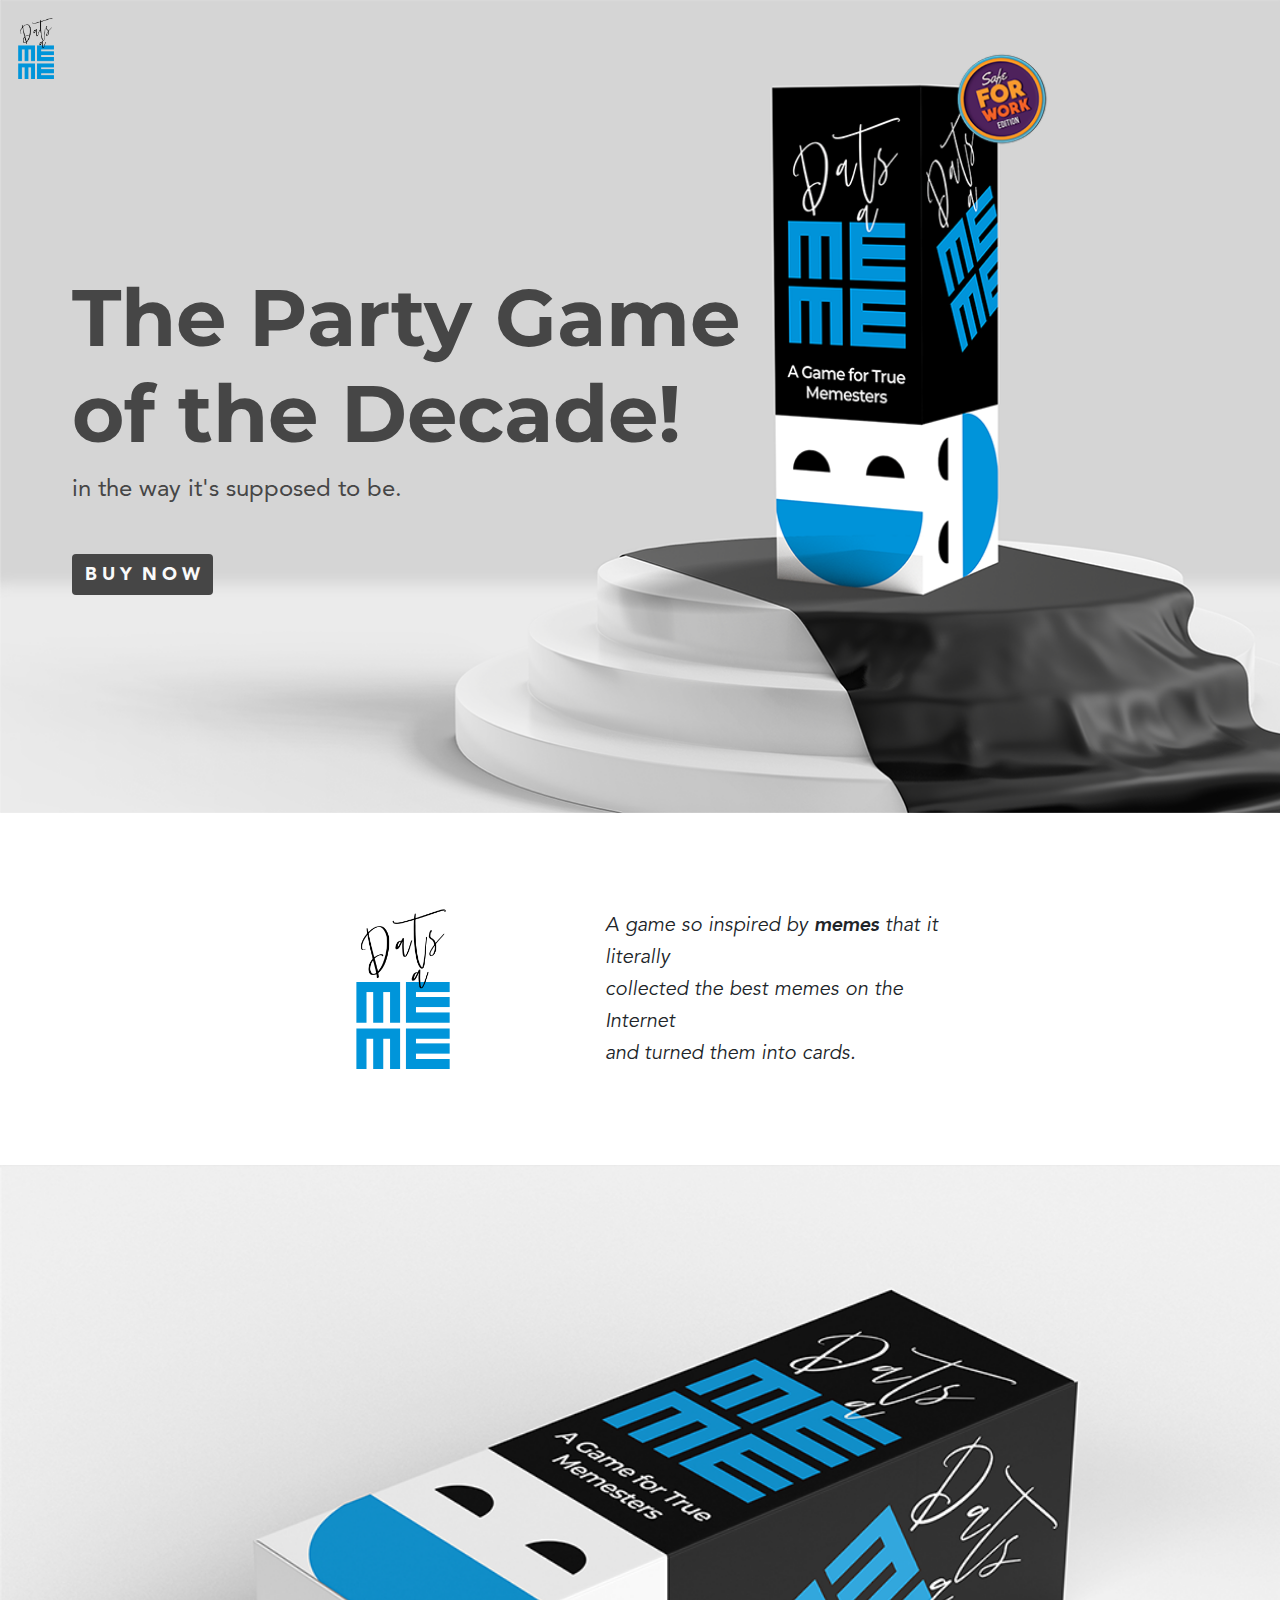
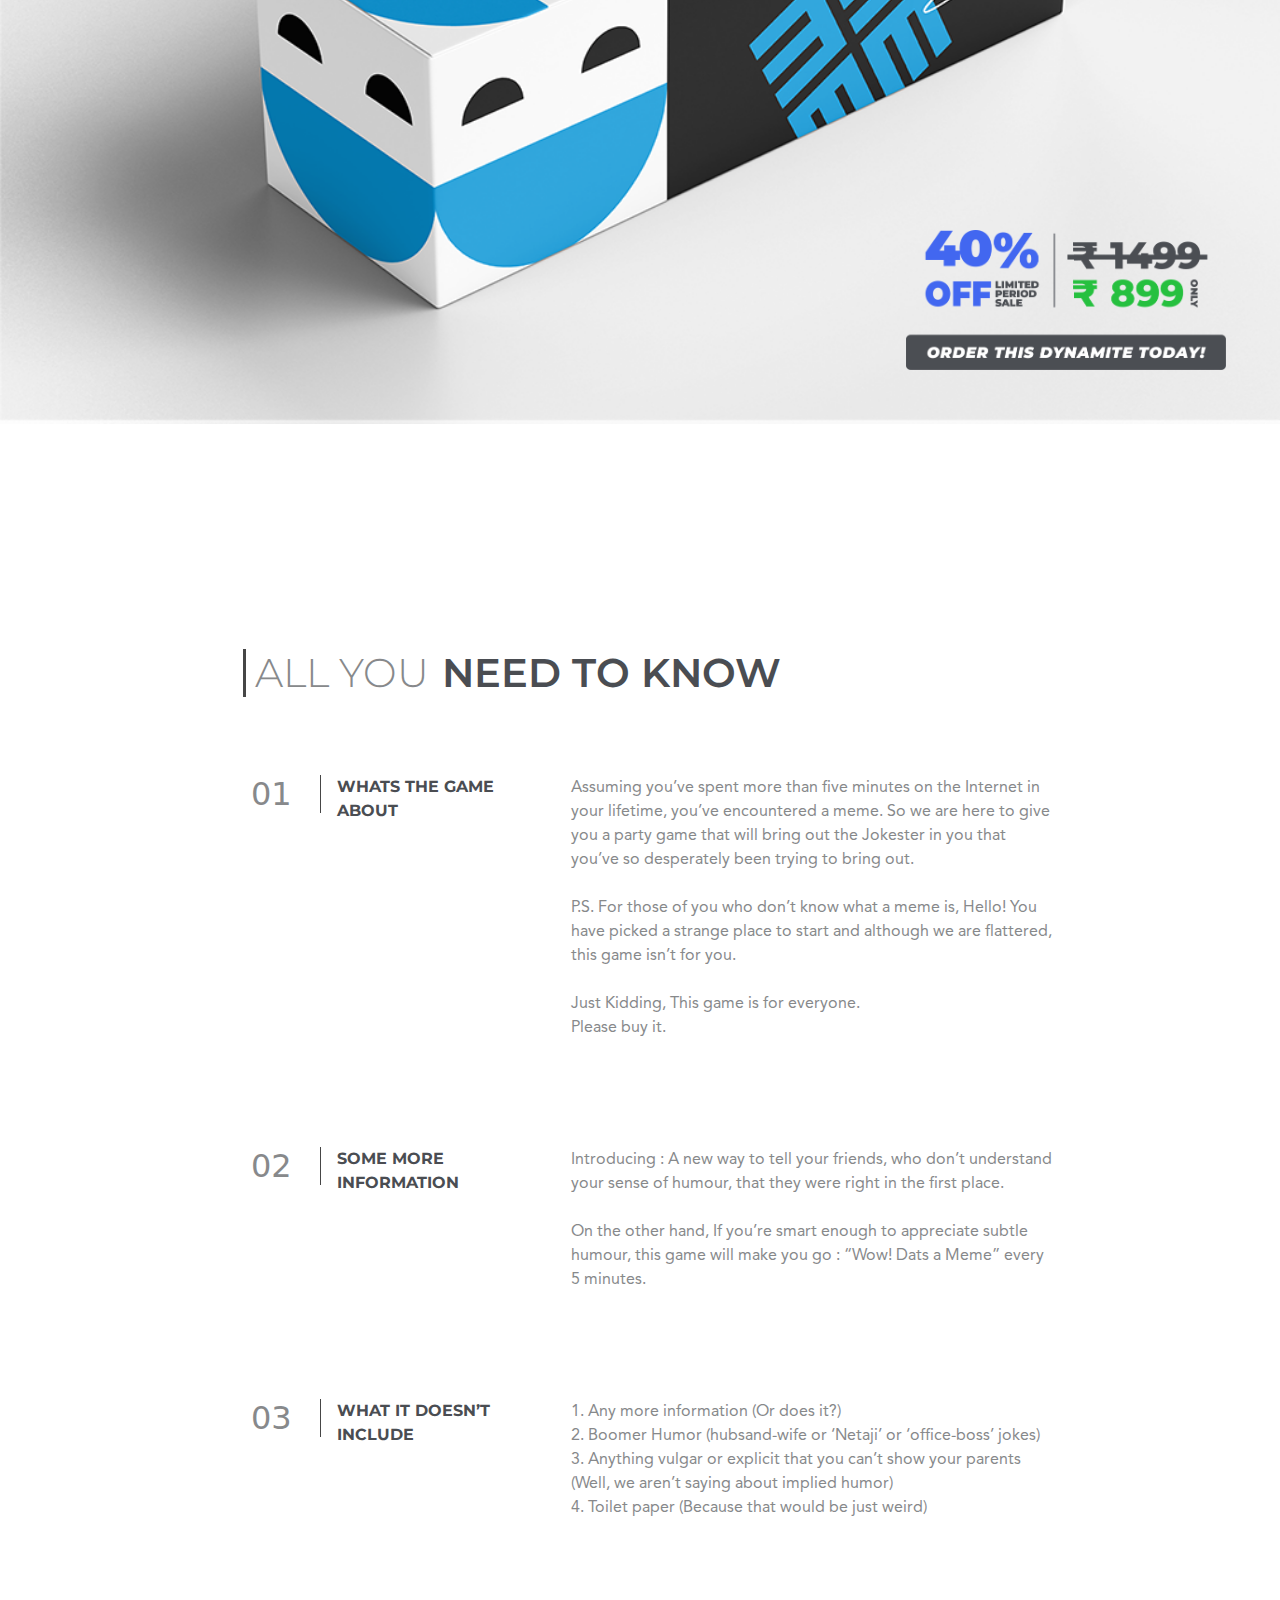
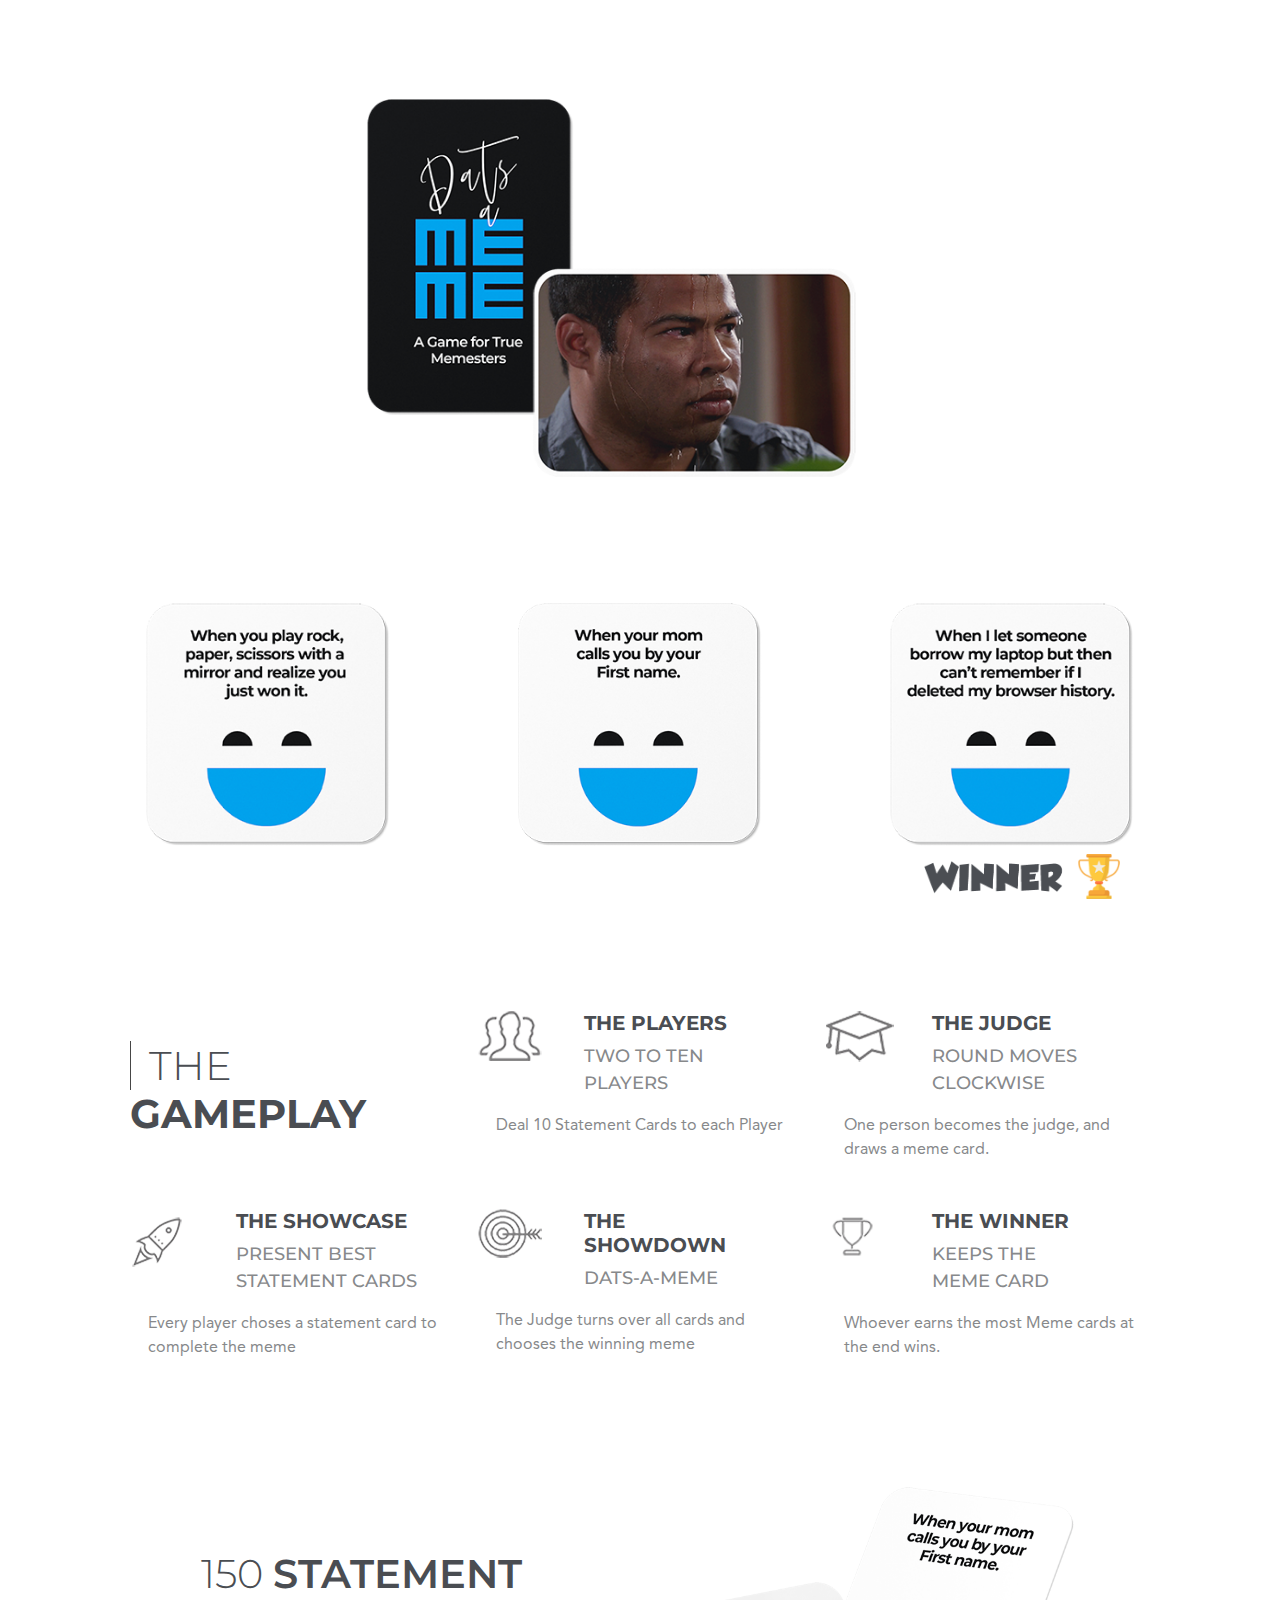
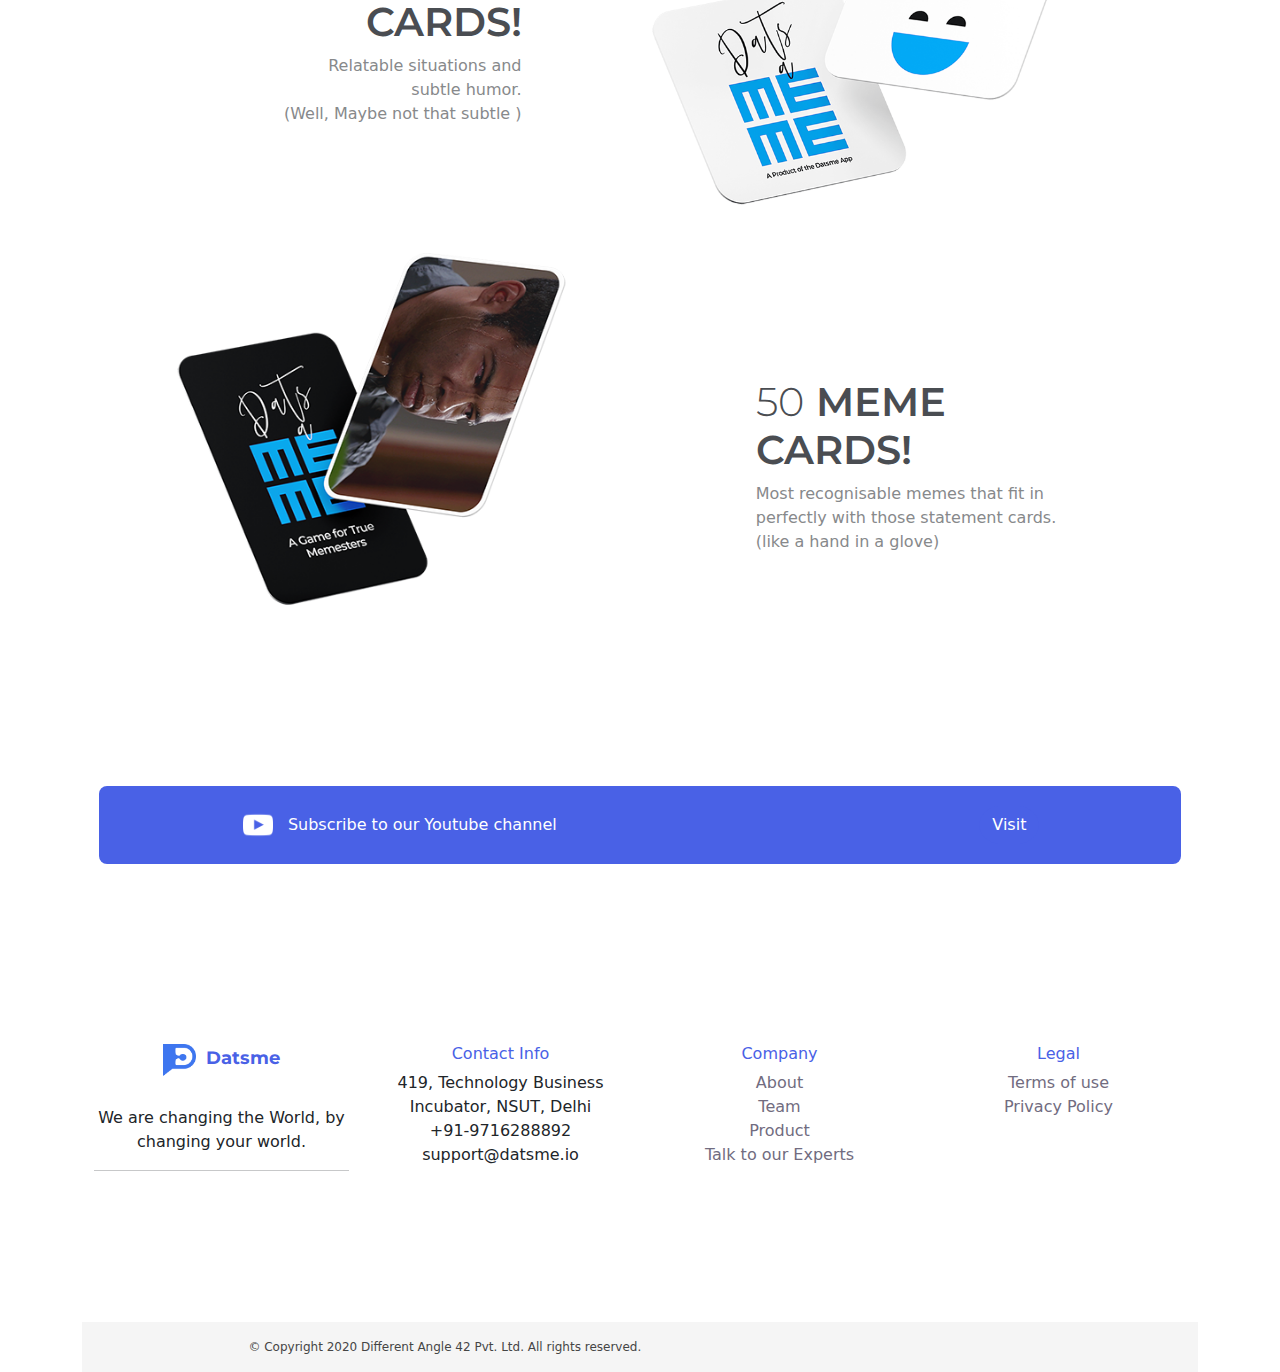
<file: index.html>
<!DOCTYPE html><html lang="en"><head><meta charset="utf-8" /><meta name="viewport" content="width=device-width" /><link rel="stylesheet" href="css/main.css" /><link rel="stylesheet" href="css/animation.css" /><link rel="preconnect" href="https://fonts.gstatic.com" /><link href="https://fonts.googleapis.com/css2?family=Montserrat:ital,wght@0,300;0,500;0,600;0,700;1,500&display=swap" rel="stylesheet" /><title>Dats A Meme - The Party Game of the Decade</title></head><body style="min-width: fit-content;"><div class="container-fluid" style="padding-left: 0; padding-right: 0;"><div class="row"><p class="montB" style="position: absolute; margin: 2vh;"> <img src="images/img2.png" style="width: 2.9%;" class="d-none d-md-inline" /> <img src="images/img2.png" style="width: 7.2%;" class="d-md-none d-inline" /></p><div class="col-8" style="position: absolute; padding-top: 30vh; margin-left: 8vh;"><h1 class="text text-left greyf display-1"> The Party Game<br /> of the Decade!</h1><p class="text greyf avnR" ; style="font-size: 1.5rem;">in the way it's supposed to be.<div class="my-5"></p> <button type="button" class="btn greybg avnB" style="font-size: 2vh;">B U Y &nbsp;N O W</button></div></div></div><div class="row"><div class="col-12" style="position: relative; z-index: -1;"><img src="images/img1.png" class="d-md-none" /> <img src="images/web/imgw1.png" class="d-none d-md-block col-12" /></div></div></div><div class="container my-5" style=""><div class="row d-flex justify-content-center"><div class="col-3 p-5" > <img src="images/img2.png" style="width: 90%;" class="d-md-none" /> <img src="images/web/imgw2.png" style="width: 50%;" class="d-none d-md-block" /></div><div class="col-md-4 col-9 align-self-center fs-5"> <span class="avnBO">A game so inspired by </span><span class="avnHO">memes </span> <span class="avnBO"> that it literally<br /> collected the best memes on the Internet </span> <br /><span class="avnBO">and turned them into cards.</span> <br /></div></div></div><div class="container-fluid d-flex justify-content-center d-md-none" style="position: relative; margin-bottom: 40vh;"><div class="container-fluid" style="padding:0"> <img style="width:100%" src="images/img3.png" /></div><div class="conatiner-fluid " style="padding: 0; position: absolute; bottom: 0; margin-bottom: -56vh; margin-right: 23vh;"> <img src="images/img4-2.png" class="floating" style="width: 140%; margin-left: 0vh;" /></div></div><div class="container-fluid d-none d-md-block d-flex" style="padding-left:0; padding-right: 0;"><div style="position: relative;"><div class="col-12"><img src="images/web/imgw3.png" class="col-12" style="z-index: -2;" /></div> <a href="#"><img src="images/web/imgw4.png" class="col-3 align-self-end" style="position: absolute; bottom: 6vh; right: 6vh;"/></a></div></div><div class="container d-md-none py-5"><div class="row"><div><img src="images/img5.png" class="col-12" /></div></div><div class="row mx-5"> <button type="button" class="btn greybg col-12 fst-italic fs-1" style="font-weight: 900;" href="#" >ORDER THIS DYNAMITE TODAY!</button></div></div><div style="margin-left: 27vh; border-left: solid var(--gr); padding-left: 1vh; margin-top: 25vh;" class="d-none d-md-block"><h1><span class="montL" style="color: rgba(135,137,139,255);">ALL YOU</span> <span class="montSB" style="color: rgba(74,77,82,255)"> NEED TO KNOW</span></h1></div><div style="margin-left: 12vh;"><table class="table table-borderless d-none d-md-block "><thead><tr><th style="width: 3%;"></th><th style="width: 10%;"></th><th style="width: 40%;"></th></tr></thead><tbody><tr><th scope="row" class="plr"><h2 style="border-right: thin solid var(--gr); color: rgba(135,137,139,255);">01</h2></th><td class="plr montB " style="color: rgba(74,77,82,255)">WHATS THE GAME ABOUT</td><td class="plr ptb avnR" style="color: rgba(135,137,139,255);"> Assuming you’ve spent more than five minutes on the Internet in your lifetime, you’ve encountered a meme. So we are here to give you a party game that will bring out the Jokester in you that you’ve so desperately been trying to bring out.<br /> <br /> P.S. For those of you who don’t know what a meme is, Hello! You have picked a strange place to start and although we are flattered, this game isn’t for you.<br /> <br /> Just Kidding, This game is for everyone.<br /> Please buy it.</td></tr><tr><th scope="row" class="plr"><h2 style="border-right: thin solid var(--gr); color: rgba(135,137,139,255);">02</h2></th><td class="plr montB" style="color: rgba(74,77,82,255)">SOME MORE INFORMATION</td><td class="plr ptb avnR" style="color: rgba(135,137,139,255);"> Introducing : A new way to tell your friends, who don’t understand your sense of humour, that they were right in the first place.<br /> <br /> On the other hand, If you’re smart enough to appreciate subtle humour, this game will make you go : “Wow! Dats a Meme” every 5 minutes.</td></tr><tr><th class="plr" scope="row"><h2 style="border-right: thin solid var(--gr); color: rgba(135,137,139,255);">03</h2></th><td class="plr montB" style="color: rgba(74,77,82,255)">WHAT IT DOESN’T INCLUDE</td><td class="plr ptb avnR" style="color: rgba(135,137,139,255);"> 1. Any more information (Or does it?)<br /> 2. Boomer Humor (hubsand-wife or ‘Netaji’ or ‘office-boss’ jokes)<br /> 3. Anything vulgar or explicit that you can’t show your parents (Well, we aren’t saying about implied humor)<br /> 4. Toilet paper (Because that would be just weird)<br /></td></tr></tbody></table></div><div class="container" style="margin-top: 14vh;"><div><div class="row"><img src="images/img6.png" alt="img" class="col-10 offset-1 d-md-none mb-5" /> <img src="images/web/imgw5.png" class="img-fluid col-4 d-none d-md-block offset-3" style="width: 45%;" /></div><div class="row d-md-none my-5"> <img src="images/img7.png" alt="img" class="col-4" /> <img src="images/img8.png" alt="img" class="col-4" /> <img src="images/img9.png" alt="img" class="col-4" /><div class="row d-flex justify-content-end"><img src="images/img10.png" alt="img" class="col-3 mt-2" /></div></div></div><div class="container d-none d-md-block" style="margin-top: 14vh;"><div class="row d-flex justify-content-around"> <img src="images/web/imgw6-2.png" alt="img" class="col-4" style="width: 24%;" /> <img src="images/web/imgw7-2.png" alt="img" class="col-4" style="width: 24%;" /> <img src="images/web/imgw8-2.png" alt="img" class="col-4" style="width: 24%;" /></div><div class="row d-flex justify-content-around offset-8"><img src="images/web/imgw9.png" alt="img" class="col-4 mt-2" style="width: 65%; padding-left: 4vh;" /></div></div><div class="container my-5 p-5"><div class="row"><div class="col-md-4 col-6 d-flex"><h1 class="align-self-center"><span class="montL" style="padding-left: 2vh; border-left: thin solid var(--gr);color: rgba(74,77,82,255);">THE </span><span class="montB"style="color: rgba(74,77,82,255)">GAMEPLAY</span></h1></div><div class="col-md-4 col-6"><div class="card mb-3" style="max-width: 540px;"><div class="row g-0"><div class="col-md-2 col-2 py-3"><img class="d-none d-md-block" src="images/web/imgw10.png" alt="..." /> <img class="d-md-none" src="images/img11.png" alt="img" style="width: 150%;" /></div><div class="col-md-8 col-10"><div class="card-body" style="margin-left: 4vh;"><h5 class="card-title"style="color: rgba(74,77,82,255)">THE PLAYERS</h5><p class="card-text" style="color: rgba(135,137,139,255);">TWO TO TEN PLAYERS</p></div></div></div><div class="row"><div class="col-12"><p class="avnR pl"style="color: rgba(135,137,139,255);"> Deal 10 Statement Cards to each Player</p></div></div></div></div><div class="col-md-4 col-6"><div class="card mb-3" style="max-width: 540px;"><div class="row g-0"><div class="col-md-2 col-2 py-3"><img src="images/web/imgw11.png" alt="..." class="d-none d-md-block" /> <img class="d-md-none" src="images/img12.png" alt="img" style="width: 150%;" /></div><div class="col-md-10 col-10"><div class="card-body" style="margin-left: 4vh;"><h5 class="card-title"style="color: rgba(74,77,82,255)">THE JUDGE</h5><p class="card-text"style="color: rgba(135,137,139,255);">ROUND MOVES CLOCKWISE</p></div></div></div><div class="row"><div class="col-12"><p class="avnR pl"style="color: rgba(135,137,139,255);">One person becomes the judge, and draws a meme card.</p></div></div></div></div><div class="col-md-4 col-6"><div class="card mb-3" style="max-width: 540px;"><div class="row g-0"><div class="col-md-2 col-2 py-4"><img src="images/web/imgw12.png" class="m-auto d-none d-md-block" alt="..." /> <img class="d-md-none" src="images/img13.png" alt="img" style="width: 150%;" /></div><div class="col-md-10 col-10"><div class="card-body" style="padding-right: 0; margin-left: 4vh;"><h5 class="card-title"style="color: rgba(74,77,82,255)">THE SHOWCASE</h5><p class="card-text"style="color: rgba(135,137,139,255);">PRESENT BEST STATEMENT CARDS</p></div></div></div><div class="row"><div class="col-12"><p class="avnR pl"style="color: rgba(135,137,139,255);">Every player choses a statement card to complete the meme</p></div></div></div></div><div class="col-md-4 col-6"><div class="card mb-3" style="max-width: 540px;"><div class="row g-0"><div class="col-md-2 py-3 col-2"><img src="images/web/imgw13.png" class="d-none d-md-block" alt="..." /> <img class="d-md-none" src="images/img14.png" alt="img" style="width: 150%;" /></div><div class="col-md-8 col-10"><div class="card-body" style="margin-left: 4vh;"><h5 class="card-title"style="color: rgba(74,77,82,255)">THE SHOWDOWN</h5><p class="card-text"style="color: rgba(135,137,139,255);">DATS-A-MEME</p></div></div></div><div class="row"><div class="col-12"><p class="avnR pl"style="color: rgba(135,137,139,255);">The Judge turns over all cards and chooses the winning meme</p></div></div></div></div><div class="col-md-4 col-6"><div class="card mb-3" style="max-width: 540px;"><div class="row g-0"><div class="col-md-2 col-2 py-3"><img src="images/web/imgw14.png" class="d-none d-md-block" style="width: 100%;" alt="..." /> <img class="d-md-none" src="images/img15.png" alt="img" style="width: 150%;" /></div><div class="col-md-8 col-10"><div class="card-body" style="margin-left: 4vh;"><h5 class="card-title"style="color: rgba(74,77,82,255)">THE WINNER</h5><p class="card-text"style="color: rgba(135,137,139,255);">KEEPS THE MEME CARD</p></div></div></div><div class="row"><div class="col-12"><p class="avnR pl"style="color: rgba(135,137,139,255);">Whoever earns the most Meme cards at the end wins.</p></div></div></div></div></div></div><div class="container my-5"><div class="row"><div class="col-6 d-flex justify-content-center"><div class="align-self-center" style="text-align: right;"><h1> <span class="montL"style="color: rgba(74,77,82,255)">150 </span> <span class="montSB"style="color: rgba(74,77,82,255)"> STATEMENT<br /> CARDS! </span></h1><p style="color: rgba(135,137,139,255);"> Relatable situations and<br /> subtle humor.<br /> (Well, Maybe not that subtle )</p></div></div> <img src="images/img16.png" class="col-6 d-md-none" /> <img src="images/web/imgw15.png" class="col-6 d-none d-md-block" style="width: 40%;" /></div></div><div class="row" style="my-5"> <img src="images/img17.png" class="col-6 d-md-none" /> <img src="images/web/imgw16.png" class="col-6 d-none d-md-block offset-md-1" style="width: 40%;" /><div class="col-6 d-flex justify-content-center"><div class="align-self-center"><h1> <span class="montL"style="color: rgba(74,77,82,255)">50</span> <span class="montSB"style="color: rgba(74,77,82,255)"> MEME<br /> CARDS! </span></h1><p class="text-right"style="color: rgba(135,137,139,255);"> Most recognisable memes that fit in<br /> perfectly with those statement cards.<br /> (like a hand in a glove)</p></div></div></div><div class="container" style="margin-bottom: 20vh; margin-top: 10vh;"><div class="row visit"><div class="col-10 col-md-7 offset-md-1 align-self-center text-white"><img src="images/youtube-symbol.png" alt="" height="30" style="margin-right: 10px;" /> Subscribe to our Youtube channel</div><div class="col-2 col-md-2 offset-md-2 align-self-center"> <button type="button" class="btn-dark btn"><a href="https://www.youtube.com/channel/UCJX4aRVBT-aOom_2mpH0sJw">Visit</a></button></div></div></div> <footer><div class="container margin-top" style="margin-bottom: 0;"><div class="row"><div class="col-12 col-md-3 justify-content-center"><ul class="list-unstyled text-center"><li class="montB" style="margin-bottom: 30px;"><img src="images/logo.png" height="32" /><span style="color: #4961e6; font-size: 110%;">&nbsp;&nbsp;Datsme</span></li><li>We are changing the World, by changing your world.</li><hr class="foot" /></ul></div><div class="col-12 col-md-3 justify-content-center"><ul class="list-unstyled text-center"><li><h6 style="color: #4961e6;">Contact Info</h6></li><li>419, Technology Business Incubator, NSUT, Delhi</li><li>+91-9716288892</li><li>support@datsme.io</li></ul></div><div class="col-12 col-md-3 justify-content-center"><ul class="list-unstyled text-center"><li><h6 style="color: #4961e6;">Company</h6></li><li><a href="about-us.html">About</a></li><li><a href="team.html">Team</a></li><li><a href="product-service.html">Product</a></li><li><a href="https://datsme.io/psychologist">Talk to our Experts</a></li></ul></div><div class="col-12 col-md-3 justify-content-center"><ul class="list-unstyled text-center"><li><h6 style="color: #4961e6;">Legal</h6></li><li><a href="terms_of_use.html">Terms of use</a></li><li><a href="privacy.html">Privacy Policy</a></li></ul></div></div></div> </footer><div class="footer-copyright text-left py-3 margin-top d-none d-md-block" style="margin-top: 15vh;">© Copyright 2020 Different Angle 42 Pvt. Ltd. All rights reserved.</div><div class="footer-copyright2 text-left py-3 margin-top d-block d-md-none"> © Copyright 2020 Different Angle 42 Pvt. Ltd.<br /> All rights reserved.</div> <script src="js/main.js"></script> </body></html>
</file>
<file: css/animation.css>
.floating {  
    animation-name: floating;
    animation-duration: 2.5s;
    animation-iteration-count: infinite;
    animation-timing-function: ease-in-out;
    margin-left: 30px;
    margin-top: 5px;
}
  
@keyframes floating {
    0% { transform: translate(0,  0px); }
    50%  { transform: translate(0, 15px); }
    100%   { transform: translate(0, -0px); }    
}
</file>
<file: css/main.css>
@charset "UTF-8";/*!
 * Bootstrap v5.0.0-beta2 (https://getbootstrap.com/)
 * Copyright 2011-2021 The Bootstrap Authors
 * Copyright 2011-2021 Twitter, Inc.
 * Licensed under MIT (https://github.com/twbs/bootstrap/blob/main/LICENSE)
 */:root{--bs-blue:#0d6efd;--bs-indigo:#6610f2;--bs-purple:#6f42c1;--bs-pink:#d63384;--bs-red:#dc3545;--bs-orange:#fd7e14;--bs-yellow:#ffc107;--bs-green:#198754;--bs-teal:#20c997;--bs-cyan:#0dcaf0;--bs-white:#fff;--bs-gray:#6c757d;--bs-gray-dark:#343a40;--bs-primary:#0d6efd;--bs-secondary:#6c757d;--bs-success:#198754;--bs-info:#0dcaf0;--bs-warning:#ffc107;--bs-danger:#dc3545;--bs-light:#f8f9fa;--bs-dark:#212529;--bs-font-sans-serif:system-ui,-apple-system,"Segoe UI",Roboto,"Helvetica Neue",Arial,"Noto Sans","Liberation Sans",sans-serif,"Apple Color Emoji","Segoe UI Emoji","Segoe UI Symbol","Noto Color Emoji";--bs-font-monospace:SFMono-Regular,Menlo,Monaco,Consolas,"Liberation Mono","Courier New",monospace;--bs-gradient:linear-gradient(180deg, rgba(255, 255, 255, 0.15), rgba(255, 255, 255, 0))}*,::after,::before{box-sizing:border-box}@media (prefers-reduced-motion:no-preference){:root{scroll-behavior:smooth}}body{margin:0;font-family:var(--bs-font-sans-serif);font-size:1rem;font-weight:400;line-height:1.5;color:#212529;background-color:#fff;-webkit-text-size-adjust:100%;-webkit-tap-highlight-color:transparent}[tabindex="-1"]:focus:not(:focus-visible){outline:0!important}hr{margin:1rem 0;color:inherit;background-color:currentColor;border:0;opacity:.25}hr:not([size]){height:1px}.h1,.h2,.h3,.h4,.h5,.h6,h1,h2,h3,h4,h5,h6{margin-top:0;margin-bottom:.5rem;font-weight:500;line-height:1.2}.h1,h1{font-size:calc(1.375rem + 1.5vw)}@media (min-width:1200px){.h1,h1{font-size:2.5rem}}.h2,h2{font-size:calc(1.325rem + .9vw)}@media (min-width:1200px){.h2,h2{font-size:2rem}}.h3,h3{font-size:calc(1.3rem + .6vw)}@media (min-width:1200px){.h3,h3{font-size:1.75rem}}.h4,h4{font-size:calc(1.275rem + .3vw)}@media (min-width:1200px){.h4,h4{font-size:1.5rem}}.h5,h5{font-size:1.25rem}.h6,h6{font-size:1rem}p{margin-top:0;margin-bottom:1rem}abbr[data-bs-original-title],abbr[title]{text-decoration:underline;-webkit-text-decoration:underline dotted;text-decoration:underline dotted;cursor:help;-webkit-text-decoration-skip-ink:none;text-decoration-skip-ink:none}address{margin-bottom:1rem;font-style:normal;line-height:inherit}ol,ul{padding-left:2rem}dl,ol,ul{margin-top:0;margin-bottom:1rem}ol ol,ol ul,ul ol,ul ul{margin-bottom:0}dt{font-weight:700}dd{margin-bottom:.5rem;margin-left:0}blockquote{margin:0 0 1rem}b,strong{font-weight:bolder}.small,small{font-size:.875em}.mark,mark{padding:.2em;background-color:#fcf8e3}sub,sup{position:relative;font-size:.75em;line-height:0;vertical-align:baseline}sub{bottom:-.25em}sup{top:-.5em}a{color:#0d6efd;text-decoration:underline}a:hover{color:#0a58ca}a:not([href]):not([class]),a:not([href]):not([class]):hover{color:inherit;text-decoration:none}code,kbd,pre,samp{font-family:var(--bs-font-monospace);font-size:1em;direction:ltr;unicode-bidi:bidi-override}pre{display:block;margin-top:0;margin-bottom:1rem;overflow:auto;font-size:.875em}pre code{font-size:inherit;color:inherit;word-break:normal}code{font-size:.875em;color:#d63384;word-wrap:break-word}a>code{color:inherit}kbd{padding:.2rem .4rem;font-size:.875em;color:#fff;background-color:#212529;border-radius:.2rem}kbd kbd{padding:0;font-size:1em;font-weight:700}figure{margin:0 0 1rem}img,svg{vertical-align:middle}table{caption-side:bottom;border-collapse:collapse}caption{padding-top:.5rem;padding-bottom:.5rem;color:#6c757d;text-align:left}th{text-align:inherit;text-align:-webkit-match-parent}tbody,td,tfoot,th,thead,tr{border-color:inherit;border-style:solid;border-width:0}label{display:inline-block}button{border-radius:0}button:focus:not(:focus-visible){outline:0}button,input,optgroup,select,textarea{margin:0;font-family:inherit;font-size:inherit;line-height:inherit}button,select{text-transform:none}[role=button]{cursor:pointer}select{word-wrap:normal}[list]::-webkit-calendar-picker-indicator{display:none}[type=button],[type=reset],[type=submit],button{-webkit-appearance:button}[type=button]:not(:disabled),[type=reset]:not(:disabled),[type=submit]:not(:disabled),button:not(:disabled){cursor:pointer}::-moz-focus-inner{padding:0;border-style:none}textarea{resize:vertical}fieldset{min-width:0;padding:0;margin:0;border:0}legend{float:left;width:100%;padding:0;margin-bottom:.5rem;font-size:calc(1.275rem + .3vw);line-height:inherit}@media (min-width:1200px){legend{font-size:1.5rem}}legend+*{clear:left}::-webkit-datetime-edit-day-field,::-webkit-datetime-edit-fields-wrapper,::-webkit-datetime-edit-hour-field,::-webkit-datetime-edit-minute,::-webkit-datetime-edit-month-field,::-webkit-datetime-edit-text,::-webkit-datetime-edit-year-field{padding:0}::-webkit-inner-spin-button{height:auto}[type=search]{outline-offset:-2px;-webkit-appearance:textfield}::-webkit-search-decoration{-webkit-appearance:none}::-webkit-color-swatch-wrapper{padding:0}::file-selector-button{font:inherit}::-webkit-file-upload-button{font:inherit;-webkit-appearance:button}output{display:inline-block}iframe{border:0}summary{display:list-item;cursor:pointer}progress{vertical-align:baseline}[hidden]{display:none!important}.lead{font-size:1.25rem;font-weight:300}.display-1{font-size:calc(1.625rem + 4.5vw);font-weight:300;line-height:1.2}@media (min-width:1200px){.display-1{font-size:5rem}}.display-2{font-size:calc(1.575rem + 3.9vw);font-weight:300;line-height:1.2}@media (min-width:1200px){.display-2{font-size:4.5rem}}.display-3{font-size:calc(1.525rem + 3.3vw);font-weight:300;line-height:1.2}@media (min-width:1200px){.display-3{font-size:4rem}}.display-4{font-size:calc(1.475rem + 2.7vw);font-weight:300;line-height:1.2}@media (min-width:1200px){.display-4{font-size:3.5rem}}.display-5{font-size:calc(1.425rem + 2.1vw);font-weight:300;line-height:1.2}@media (min-width:1200px){.display-5{font-size:3rem}}.display-6{font-size:calc(1.375rem + 1.5vw);font-weight:300;line-height:1.2}@media (min-width:1200px){.display-6{font-size:2.5rem}}.list-unstyled{padding-left:0;list-style:none}.list-inline{padding-left:0;list-style:none}.list-inline-item{display:inline-block}.list-inline-item:not(:last-child){margin-right:.5rem}.initialism{font-size:.875em;text-transform:uppercase}.blockquote{margin-bottom:1rem;font-size:1.25rem}.blockquote>:last-child{margin-bottom:0}.blockquote-footer{margin-top:-1rem;margin-bottom:1rem;font-size:.875em;color:#6c757d}.blockquote-footer::before{content:"— "}.img-fluid{max-width:100%;height:auto}.img-thumbnail{padding:.25rem;background-color:#fff;border:1px solid #dee2e6;border-radius:.25rem;max-width:100%;height:auto}.figure{display:inline-block}.figure-img{margin-bottom:.5rem;line-height:1}.figure-caption{font-size:.875em;color:#6c757d}.container,.container-fluid,.container-lg,.container-md,.container-sm,.container-xl,.container-xxl{width:100%;padding-right:var(--bs-gutter-x,.75rem);padding-left:var(--bs-gutter-x,.75rem);margin-right:auto;margin-left:auto}@media (min-width:576px){.container,.container-sm{max-width:540px}}@media (min-width:768px){.container,.container-md,.container-sm{max-width:720px}}@media (min-width:992px){.container,.container-lg,.container-md,.container-sm{max-width:960px}}@media (min-width:1200px){.container,.container-lg,.container-md,.container-sm,.container-xl{max-width:1140px}}@media (min-width:1400px){.container,.container-lg,.container-md,.container-sm,.container-xl,.container-xxl{max-width:1320px}}.row{--bs-gutter-x:1.5rem;--bs-gutter-y:0;display:flex;flex-wrap:wrap;margin-top:calc(var(--bs-gutter-y) * -1);margin-right:calc(var(--bs-gutter-x)/ -2);margin-left:calc(var(--bs-gutter-x)/ -2)}.row>*{flex-shrink:0;width:100%;max-width:100%;padding-right:calc(var(--bs-gutter-x)/ 2);padding-left:calc(var(--bs-gutter-x)/ 2);margin-top:var(--bs-gutter-y)}.col{flex:1 0 0%}.row-cols-auto>*{flex:0 0 auto;width:auto}.row-cols-1>*{flex:0 0 auto;width:100%}.row-cols-2>*{flex:0 0 auto;width:50%}.row-cols-3>*{flex:0 0 auto;width:33.3333333333%}.row-cols-4>*{flex:0 0 auto;width:25%}.row-cols-5>*{flex:0 0 auto;width:20%}.row-cols-6>*{flex:0 0 auto;width:16.6666666667%}.col-auto{flex:0 0 auto;width:auto}.col-1{flex:0 0 auto;width:8.3333333333%}.col-2{flex:0 0 auto;width:16.6666666667%}.col-3{flex:0 0 auto;width:25%}.col-4{flex:0 0 auto;width:33.3333333333%}.col-5{flex:0 0 auto;width:41.6666666667%}.col-6{flex:0 0 auto;width:50%}.col-7{flex:0 0 auto;width:58.3333333333%}.col-8{flex:0 0 auto;width:66.6666666667%}.col-9{flex:0 0 auto;width:75%}.col-10{flex:0 0 auto;width:83.3333333333%}.col-11{flex:0 0 auto;width:91.6666666667%}.col-12{flex:0 0 auto;width:100%}.offset-1{margin-left:8.3333333333%}.offset-2{margin-left:16.6666666667%}.offset-3{margin-left:25%}.offset-4{margin-left:33.3333333333%}.offset-5{margin-left:41.6666666667%}.offset-6{margin-left:50%}.offset-7{margin-left:58.3333333333%}.offset-8{margin-left:66.6666666667%}.offset-9{margin-left:75%}.offset-10{margin-left:83.3333333333%}.offset-11{margin-left:91.6666666667%}.g-0,.gx-0{--bs-gutter-x:0}.g-0,.gy-0{--bs-gutter-y:0}.g-1,.gx-1{--bs-gutter-x:0.25rem}.g-1,.gy-1{--bs-gutter-y:0.25rem}.g-2,.gx-2{--bs-gutter-x:0.5rem}.g-2,.gy-2{--bs-gutter-y:0.5rem}.g-3,.gx-3{--bs-gutter-x:1rem}.g-3,.gy-3{--bs-gutter-y:1rem}.g-4,.gx-4{--bs-gutter-x:1.5rem}.g-4,.gy-4{--bs-gutter-y:1.5rem}.g-5,.gx-5{--bs-gutter-x:3rem}.g-5,.gy-5{--bs-gutter-y:3rem}@media (min-width:576px){.col-sm{flex:1 0 0%}.row-cols-sm-auto>*{flex:0 0 auto;width:auto}.row-cols-sm-1>*{flex:0 0 auto;width:100%}.row-cols-sm-2>*{flex:0 0 auto;width:50%}.row-cols-sm-3>*{flex:0 0 auto;width:33.3333333333%}.row-cols-sm-4>*{flex:0 0 auto;width:25%}.row-cols-sm-5>*{flex:0 0 auto;width:20%}.row-cols-sm-6>*{flex:0 0 auto;width:16.6666666667%}.col-sm-auto{flex:0 0 auto;width:auto}.col-sm-1{flex:0 0 auto;width:8.3333333333%}.col-sm-2{flex:0 0 auto;width:16.6666666667%}.col-sm-3{flex:0 0 auto;width:25%}.col-sm-4{flex:0 0 auto;width:33.3333333333%}.col-sm-5{flex:0 0 auto;width:41.6666666667%}.col-sm-6{flex:0 0 auto;width:50%}.col-sm-7{flex:0 0 auto;width:58.3333333333%}.col-sm-8{flex:0 0 auto;width:66.6666666667%}.col-sm-9{flex:0 0 auto;width:75%}.col-sm-10{flex:0 0 auto;width:83.3333333333%}.col-sm-11{flex:0 0 auto;width:91.6666666667%}.col-sm-12{flex:0 0 auto;width:100%}.offset-sm-0{margin-left:0}.offset-sm-1{margin-left:8.3333333333%}.offset-sm-2{margin-left:16.6666666667%}.offset-sm-3{margin-left:25%}.offset-sm-4{margin-left:33.3333333333%}.offset-sm-5{margin-left:41.6666666667%}.offset-sm-6{margin-left:50%}.offset-sm-7{margin-left:58.3333333333%}.offset-sm-8{margin-left:66.6666666667%}.offset-sm-9{margin-left:75%}.offset-sm-10{margin-left:83.3333333333%}.offset-sm-11{margin-left:91.6666666667%}.g-sm-0,.gx-sm-0{--bs-gutter-x:0}.g-sm-0,.gy-sm-0{--bs-gutter-y:0}.g-sm-1,.gx-sm-1{--bs-gutter-x:0.25rem}.g-sm-1,.gy-sm-1{--bs-gutter-y:0.25rem}.g-sm-2,.gx-sm-2{--bs-gutter-x:0.5rem}.g-sm-2,.gy-sm-2{--bs-gutter-y:0.5rem}.g-sm-3,.gx-sm-3{--bs-gutter-x:1rem}.g-sm-3,.gy-sm-3{--bs-gutter-y:1rem}.g-sm-4,.gx-sm-4{--bs-gutter-x:1.5rem}.g-sm-4,.gy-sm-4{--bs-gutter-y:1.5rem}.g-sm-5,.gx-sm-5{--bs-gutter-x:3rem}.g-sm-5,.gy-sm-5{--bs-gutter-y:3rem}}@media (min-width:768px){.col-md{flex:1 0 0%}.row-cols-md-auto>*{flex:0 0 auto;width:auto}.row-cols-md-1>*{flex:0 0 auto;width:100%}.row-cols-md-2>*{flex:0 0 auto;width:50%}.row-cols-md-3>*{flex:0 0 auto;width:33.3333333333%}.row-cols-md-4>*{flex:0 0 auto;width:25%}.row-cols-md-5>*{flex:0 0 auto;width:20%}.row-cols-md-6>*{flex:0 0 auto;width:16.6666666667%}.col-md-auto{flex:0 0 auto;width:auto}.col-md-1{flex:0 0 auto;width:8.3333333333%}.col-md-2{flex:0 0 auto;width:16.6666666667%}.col-md-3{flex:0 0 auto;width:25%}.col-md-4{flex:0 0 auto;width:33.3333333333%}.col-md-5{flex:0 0 auto;width:41.6666666667%}.col-md-6{flex:0 0 auto;width:50%}.col-md-7{flex:0 0 auto;width:58.3333333333%}.col-md-8{flex:0 0 auto;width:66.6666666667%}.col-md-9{flex:0 0 auto;width:75%}.col-md-10{flex:0 0 auto;width:83.3333333333%}.col-md-11{flex:0 0 auto;width:91.6666666667%}.col-md-12{flex:0 0 auto;width:100%}.offset-md-0{margin-left:0}.offset-md-1{margin-left:8.3333333333%}.offset-md-2{margin-left:16.6666666667%}.offset-md-3{margin-left:25%}.offset-md-4{margin-left:33.3333333333%}.offset-md-5{margin-left:41.6666666667%}.offset-md-6{margin-left:50%}.offset-md-7{margin-left:58.3333333333%}.offset-md-8{margin-left:66.6666666667%}.offset-md-9{margin-left:75%}.offset-md-10{margin-left:83.3333333333%}.offset-md-11{margin-left:91.6666666667%}.g-md-0,.gx-md-0{--bs-gutter-x:0}.g-md-0,.gy-md-0{--bs-gutter-y:0}.g-md-1,.gx-md-1{--bs-gutter-x:0.25rem}.g-md-1,.gy-md-1{--bs-gutter-y:0.25rem}.g-md-2,.gx-md-2{--bs-gutter-x:0.5rem}.g-md-2,.gy-md-2{--bs-gutter-y:0.5rem}.g-md-3,.gx-md-3{--bs-gutter-x:1rem}.g-md-3,.gy-md-3{--bs-gutter-y:1rem}.g-md-4,.gx-md-4{--bs-gutter-x:1.5rem}.g-md-4,.gy-md-4{--bs-gutter-y:1.5rem}.g-md-5,.gx-md-5{--bs-gutter-x:3rem}.g-md-5,.gy-md-5{--bs-gutter-y:3rem}}@media (min-width:992px){.col-lg{flex:1 0 0%}.row-cols-lg-auto>*{flex:0 0 auto;width:auto}.row-cols-lg-1>*{flex:0 0 auto;width:100%}.row-cols-lg-2>*{flex:0 0 auto;width:50%}.row-cols-lg-3>*{flex:0 0 auto;width:33.3333333333%}.row-cols-lg-4>*{flex:0 0 auto;width:25%}.row-cols-lg-5>*{flex:0 0 auto;width:20%}.row-cols-lg-6>*{flex:0 0 auto;width:16.6666666667%}.col-lg-auto{flex:0 0 auto;width:auto}.col-lg-1{flex:0 0 auto;width:8.3333333333%}.col-lg-2{flex:0 0 auto;width:16.6666666667%}.col-lg-3{flex:0 0 auto;width:25%}.col-lg-4{flex:0 0 auto;width:33.3333333333%}.col-lg-5{flex:0 0 auto;width:41.6666666667%}.col-lg-6{flex:0 0 auto;width:50%}.col-lg-7{flex:0 0 auto;width:58.3333333333%}.col-lg-8{flex:0 0 auto;width:66.6666666667%}.col-lg-9{flex:0 0 auto;width:75%}.col-lg-10{flex:0 0 auto;width:83.3333333333%}.col-lg-11{flex:0 0 auto;width:91.6666666667%}.col-lg-12{flex:0 0 auto;width:100%}.offset-lg-0{margin-left:0}.offset-lg-1{margin-left:8.3333333333%}.offset-lg-2{margin-left:16.6666666667%}.offset-lg-3{margin-left:25%}.offset-lg-4{margin-left:33.3333333333%}.offset-lg-5{margin-left:41.6666666667%}.offset-lg-6{margin-left:50%}.offset-lg-7{margin-left:58.3333333333%}.offset-lg-8{margin-left:66.6666666667%}.offset-lg-9{margin-left:75%}.offset-lg-10{margin-left:83.3333333333%}.offset-lg-11{margin-left:91.6666666667%}.g-lg-0,.gx-lg-0{--bs-gutter-x:0}.g-lg-0,.gy-lg-0{--bs-gutter-y:0}.g-lg-1,.gx-lg-1{--bs-gutter-x:0.25rem}.g-lg-1,.gy-lg-1{--bs-gutter-y:0.25rem}.g-lg-2,.gx-lg-2{--bs-gutter-x:0.5rem}.g-lg-2,.gy-lg-2{--bs-gutter-y:0.5rem}.g-lg-3,.gx-lg-3{--bs-gutter-x:1rem}.g-lg-3,.gy-lg-3{--bs-gutter-y:1rem}.g-lg-4,.gx-lg-4{--bs-gutter-x:1.5rem}.g-lg-4,.gy-lg-4{--bs-gutter-y:1.5rem}.g-lg-5,.gx-lg-5{--bs-gutter-x:3rem}.g-lg-5,.gy-lg-5{--bs-gutter-y:3rem}}@media (min-width:1200px){.col-xl{flex:1 0 0%}.row-cols-xl-auto>*{flex:0 0 auto;width:auto}.row-cols-xl-1>*{flex:0 0 auto;width:100%}.row-cols-xl-2>*{flex:0 0 auto;width:50%}.row-cols-xl-3>*{flex:0 0 auto;width:33.3333333333%}.row-cols-xl-4>*{flex:0 0 auto;width:25%}.row-cols-xl-5>*{flex:0 0 auto;width:20%}.row-cols-xl-6>*{flex:0 0 auto;width:16.6666666667%}.col-xl-auto{flex:0 0 auto;width:auto}.col-xl-1{flex:0 0 auto;width:8.3333333333%}.col-xl-2{flex:0 0 auto;width:16.6666666667%}.col-xl-3{flex:0 0 auto;width:25%}.col-xl-4{flex:0 0 auto;width:33.3333333333%}.col-xl-5{flex:0 0 auto;width:41.6666666667%}.col-xl-6{flex:0 0 auto;width:50%}.col-xl-7{flex:0 0 auto;width:58.3333333333%}.col-xl-8{flex:0 0 auto;width:66.6666666667%}.col-xl-9{flex:0 0 auto;width:75%}.col-xl-10{flex:0 0 auto;width:83.3333333333%}.col-xl-11{flex:0 0 auto;width:91.6666666667%}.col-xl-12{flex:0 0 auto;width:100%}.offset-xl-0{margin-left:0}.offset-xl-1{margin-left:8.3333333333%}.offset-xl-2{margin-left:16.6666666667%}.offset-xl-3{margin-left:25%}.offset-xl-4{margin-left:33.3333333333%}.offset-xl-5{margin-left:41.6666666667%}.offset-xl-6{margin-left:50%}.offset-xl-7{margin-left:58.3333333333%}.offset-xl-8{margin-left:66.6666666667%}.offset-xl-9{margin-left:75%}.offset-xl-10{margin-left:83.3333333333%}.offset-xl-11{margin-left:91.6666666667%}.g-xl-0,.gx-xl-0{--bs-gutter-x:0}.g-xl-0,.gy-xl-0{--bs-gutter-y:0}.g-xl-1,.gx-xl-1{--bs-gutter-x:0.25rem}.g-xl-1,.gy-xl-1{--bs-gutter-y:0.25rem}.g-xl-2,.gx-xl-2{--bs-gutter-x:0.5rem}.g-xl-2,.gy-xl-2{--bs-gutter-y:0.5rem}.g-xl-3,.gx-xl-3{--bs-gutter-x:1rem}.g-xl-3,.gy-xl-3{--bs-gutter-y:1rem}.g-xl-4,.gx-xl-4{--bs-gutter-x:1.5rem}.g-xl-4,.gy-xl-4{--bs-gutter-y:1.5rem}.g-xl-5,.gx-xl-5{--bs-gutter-x:3rem}.g-xl-5,.gy-xl-5{--bs-gutter-y:3rem}}@media (min-width:1400px){.col-xxl{flex:1 0 0%}.row-cols-xxl-auto>*{flex:0 0 auto;width:auto}.row-cols-xxl-1>*{flex:0 0 auto;width:100%}.row-cols-xxl-2>*{flex:0 0 auto;width:50%}.row-cols-xxl-3>*{flex:0 0 auto;width:33.3333333333%}.row-cols-xxl-4>*{flex:0 0 auto;width:25%}.row-cols-xxl-5>*{flex:0 0 auto;width:20%}.row-cols-xxl-6>*{flex:0 0 auto;width:16.6666666667%}.col-xxl-auto{flex:0 0 auto;width:auto}.col-xxl-1{flex:0 0 auto;width:8.3333333333%}.col-xxl-2{flex:0 0 auto;width:16.6666666667%}.col-xxl-3{flex:0 0 auto;width:25%}.col-xxl-4{flex:0 0 auto;width:33.3333333333%}.col-xxl-5{flex:0 0 auto;width:41.6666666667%}.col-xxl-6{flex:0 0 auto;width:50%}.col-xxl-7{flex:0 0 auto;width:58.3333333333%}.col-xxl-8{flex:0 0 auto;width:66.6666666667%}.col-xxl-9{flex:0 0 auto;width:75%}.col-xxl-10{flex:0 0 auto;width:83.3333333333%}.col-xxl-11{flex:0 0 auto;width:91.6666666667%}.col-xxl-12{flex:0 0 auto;width:100%}.offset-xxl-0{margin-left:0}.offset-xxl-1{margin-left:8.3333333333%}.offset-xxl-2{margin-left:16.6666666667%}.offset-xxl-3{margin-left:25%}.offset-xxl-4{margin-left:33.3333333333%}.offset-xxl-5{margin-left:41.6666666667%}.offset-xxl-6{margin-left:50%}.offset-xxl-7{margin-left:58.3333333333%}.offset-xxl-8{margin-left:66.6666666667%}.offset-xxl-9{margin-left:75%}.offset-xxl-10{margin-left:83.3333333333%}.offset-xxl-11{margin-left:91.6666666667%}.g-xxl-0,.gx-xxl-0{--bs-gutter-x:0}.g-xxl-0,.gy-xxl-0{--bs-gutter-y:0}.g-xxl-1,.gx-xxl-1{--bs-gutter-x:0.25rem}.g-xxl-1,.gy-xxl-1{--bs-gutter-y:0.25rem}.g-xxl-2,.gx-xxl-2{--bs-gutter-x:0.5rem}.g-xxl-2,.gy-xxl-2{--bs-gutter-y:0.5rem}.g-xxl-3,.gx-xxl-3{--bs-gutter-x:1rem}.g-xxl-3,.gy-xxl-3{--bs-gutter-y:1rem}.g-xxl-4,.gx-xxl-4{--bs-gutter-x:1.5rem}.g-xxl-4,.gy-xxl-4{--bs-gutter-y:1.5rem}.g-xxl-5,.gx-xxl-5{--bs-gutter-x:3rem}.g-xxl-5,.gy-xxl-5{--bs-gutter-y:3rem}}.table{--bs-table-bg:transparent;--bs-table-striped-color:#212529;--bs-table-striped-bg:rgba(0, 0, 0, 0.05);--bs-table-active-color:#212529;--bs-table-active-bg:rgba(0, 0, 0, 0.1);--bs-table-hover-color:#212529;--bs-table-hover-bg:rgba(0, 0, 0, 0.075);width:100%;margin-bottom:1rem;color:#212529;vertical-align:top;border-color:#dee2e6}.table>:not(caption)>*>*{padding:.5rem .5rem;background-color:var(--bs-table-bg);border-bottom-width:1px;box-shadow:inset 0 0 0 9999px var(--bs-table-accent-bg)}.table>tbody{vertical-align:inherit}.table>thead{vertical-align:bottom}.table>:not(:last-child)>:last-child>*{border-bottom-color:currentColor}.caption-top{caption-side:top}.table-sm>:not(caption)>*>*{padding:.25rem .25rem}.table-bordered>:not(caption)>*{border-width:1px 0}.table-bordered>:not(caption)>*>*{border-width:0 1px}.table-borderless>:not(caption)>*>*{border-bottom-width:0}.table-striped>tbody>tr:nth-of-type(odd){--bs-table-accent-bg:var(--bs-table-striped-bg);color:var(--bs-table-striped-color)}.table-active{--bs-table-accent-bg:var(--bs-table-active-bg);color:var(--bs-table-active-color)}.table-hover>tbody>tr:hover{--bs-table-accent-bg:var(--bs-table-hover-bg);color:var(--bs-table-hover-color)}.table-primary{--bs-table-bg:#cfe2ff;--bs-table-striped-bg:#c5d7f2;--bs-table-striped-color:#000;--bs-table-active-bg:#bacbe6;--bs-table-active-color:#000;--bs-table-hover-bg:#bfd1ec;--bs-table-hover-color:#000;color:#000;border-color:#bacbe6}.table-secondary{--bs-table-bg:#e2e3e5;--bs-table-striped-bg:#d7d8da;--bs-table-striped-color:#000;--bs-table-active-bg:#cbccce;--bs-table-active-color:#000;--bs-table-hover-bg:#d1d2d4;--bs-table-hover-color:#000;color:#000;border-color:#cbccce}.table-success{--bs-table-bg:#d1e7dd;--bs-table-striped-bg:#c7dbd2;--bs-table-striped-color:#000;--bs-table-active-bg:#bcd0c7;--bs-table-active-color:#000;--bs-table-hover-bg:#c1d6cc;--bs-table-hover-color:#000;color:#000;border-color:#bcd0c7}.table-info{--bs-table-bg:#cff4fc;--bs-table-striped-bg:#c5e8ef;--bs-table-striped-color:#000;--bs-table-active-bg:#badce3;--bs-table-active-color:#000;--bs-table-hover-bg:#bfe2e9;--bs-table-hover-color:#000;color:#000;border-color:#badce3}.table-warning{--bs-table-bg:#fff3cd;--bs-table-striped-bg:#f2e7c3;--bs-table-striped-color:#000;--bs-table-active-bg:#e6dbb9;--bs-table-active-color:#000;--bs-table-hover-bg:#ece1be;--bs-table-hover-color:#000;color:#000;border-color:#e6dbb9}.table-danger{--bs-table-bg:#f8d7da;--bs-table-striped-bg:#eccccf;--bs-table-striped-color:#000;--bs-table-active-bg:#dfc2c4;--bs-table-active-color:#000;--bs-table-hover-bg:#e5c7ca;--bs-table-hover-color:#000;color:#000;border-color:#dfc2c4}.table-light{--bs-table-bg:#f8f9fa;--bs-table-striped-bg:#ecedee;--bs-table-striped-color:#000;--bs-table-active-bg:#dfe0e1;--bs-table-active-color:#000;--bs-table-hover-bg:#e5e6e7;--bs-table-hover-color:#000;color:#000;border-color:#dfe0e1}.table-dark{--bs-table-bg:#212529;--bs-table-striped-bg:#2c3034;--bs-table-striped-color:#fff;--bs-table-active-bg:#373b3e;--bs-table-active-color:#fff;--bs-table-hover-bg:#323539;--bs-table-hover-color:#fff;color:#fff;border-color:#373b3e}.table-responsive{overflow-x:auto;-webkit-overflow-scrolling:touch}@media (max-width:575.98px){.table-responsive-sm{overflow-x:auto;-webkit-overflow-scrolling:touch}}@media (max-width:767.98px){.table-responsive-md{overflow-x:auto;-webkit-overflow-scrolling:touch}}@media (max-width:991.98px){.table-responsive-lg{overflow-x:auto;-webkit-overflow-scrolling:touch}}@media (max-width:1199.98px){.table-responsive-xl{overflow-x:auto;-webkit-overflow-scrolling:touch}}@media (max-width:1399.98px){.table-responsive-xxl{overflow-x:auto;-webkit-overflow-scrolling:touch}}.form-label{margin-bottom:.5rem}.col-form-label{padding-top:calc(.375rem + 1px);padding-bottom:calc(.375rem + 1px);margin-bottom:0;font-size:inherit;line-height:1.5}.col-form-label-lg{padding-top:calc(.5rem + 1px);padding-bottom:calc(.5rem + 1px);font-size:1.25rem}.col-form-label-sm{padding-top:calc(.25rem + 1px);padding-bottom:calc(.25rem + 1px);font-size:.875rem}.form-text{margin-top:.25rem;font-size:.875em;color:#6c757d}.form-control{display:block;width:100%;padding:.375rem .75rem;font-size:1rem;font-weight:400;line-height:1.5;color:#212529;background-color:#fff;background-clip:padding-box;border:1px solid #ced4da;-webkit-appearance:none;-moz-appearance:none;appearance:none;border-radius:.25rem;transition:border-color .15s ease-in-out,box-shadow .15s ease-in-out}@media (prefers-reduced-motion:reduce){.form-control{transition:none}}.form-control[type=file]{overflow:hidden}.form-control[type=file]:not(:disabled):not([readonly]){cursor:pointer}.form-control:focus{color:#212529;background-color:#fff;border-color:#86b7fe;outline:0;box-shadow:0 0 0 .25rem rgba(13,110,253,.25)}.form-control::-webkit-date-and-time-value{height:1.5em}.form-control::-webkit-input-placeholder{color:#6c757d;opacity:1}.form-control::-moz-placeholder{color:#6c757d;opacity:1}.form-control::placeholder{color:#6c757d;opacity:1}.form-control:disabled,.form-control[readonly]{background-color:#e9ecef;opacity:1}.form-control::file-selector-button{padding:.375rem .75rem;margin:-.375rem -.75rem;-webkit-margin-end:.75rem;margin-inline-end:.75rem;color:#212529;background-color:#e9ecef;pointer-events:none;border-color:inherit;border-style:solid;border-width:0;border-inline-end-width:1px;border-radius:0;transition:color .15s ease-in-out,background-color .15s ease-in-out,border-color .15s ease-in-out,box-shadow .15s ease-in-out}@media (prefers-reduced-motion:reduce){.form-control::file-selector-button{transition:none}}.form-control:hover:not(:disabled):not([readonly])::file-selector-button{background-color:#dde0e3}.form-control::-webkit-file-upload-button{padding:.375rem .75rem;margin:-.375rem -.75rem;-webkit-margin-end:.75rem;margin-inline-end:.75rem;color:#212529;background-color:#e9ecef;pointer-events:none;border-color:inherit;border-style:solid;border-width:0;border-inline-end-width:1px;border-radius:0;-webkit-transition:color .15s ease-in-out,background-color .15s ease-in-out,border-color .15s ease-in-out,box-shadow .15s ease-in-out;transition:color .15s ease-in-out,background-color .15s ease-in-out,border-color .15s ease-in-out,box-shadow .15s ease-in-out}@media (prefers-reduced-motion:reduce){.form-control::-webkit-file-upload-button{-webkit-transition:none;transition:none}}.form-control:hover:not(:disabled):not([readonly])::-webkit-file-upload-button{background-color:#dde0e3}.form-control-plaintext{display:block;width:100%;padding:.375rem 0;margin-bottom:0;line-height:1.5;color:#212529;background-color:transparent;border:solid transparent;border-width:1px 0}.form-control-plaintext.form-control-lg,.form-control-plaintext.form-control-sm{padding-right:0;padding-left:0}.form-control-sm{min-height:calc(1.5em + .5rem + 2px);padding:.25rem .5rem;font-size:.875rem;border-radius:.2rem}.form-control-sm::file-selector-button{padding:.25rem .5rem;margin:-.25rem -.5rem;-webkit-margin-end:.5rem;margin-inline-end:.5rem}.form-control-sm::-webkit-file-upload-button{padding:.25rem .5rem;margin:-.25rem -.5rem;-webkit-margin-end:.5rem;margin-inline-end:.5rem}.form-control-lg{min-height:calc(1.5em + 1rem + 2px);padding:.5rem 1rem;font-size:1.25rem;border-radius:.3rem}.form-control-lg::file-selector-button{padding:.5rem 1rem;margin:-.5rem -1rem;-webkit-margin-end:1rem;margin-inline-end:1rem}.form-control-lg::-webkit-file-upload-button{padding:.5rem 1rem;margin:-.5rem -1rem;-webkit-margin-end:1rem;margin-inline-end:1rem}textarea.form-control{min-height:calc(1.5em + .75rem + 2px)}textarea.form-control-sm{min-height:calc(1.5em + .5rem + 2px)}textarea.form-control-lg{min-height:calc(1.5em + 1rem + 2px)}.form-control-color{max-width:3rem;height:auto;padding:.375rem}.form-control-color:not(:disabled):not([readonly]){cursor:pointer}.form-control-color::-moz-color-swatch{height:1.5em;border-radius:.25rem}.form-control-color::-webkit-color-swatch{height:1.5em;border-radius:.25rem}.form-select{display:block;width:100%;padding:.375rem 2.25rem .375rem .75rem;font-size:1rem;font-weight:400;line-height:1.5;color:#212529;background-color:#fff;background-image:url("data:image/svg+xml,%3csvg xmlns='http://www.w3.org/2000/svg' viewBox='0 0 16 16'%3e%3cpath fill='none' stroke='%23343a40' stroke-linecap='round' stroke-linejoin='round' stroke-width='2' d='M2 5l6 6 6-6'/%3e%3c/svg%3e");background-repeat:no-repeat;background-position:right .75rem center;background-size:16px 12px;border:1px solid #ced4da;border-radius:.25rem;-webkit-appearance:none;-moz-appearance:none;appearance:none}.form-select:focus{border-color:#86b7fe;outline:0;box-shadow:0 0 0 .25rem rgba(13,110,253,.25)}.form-select[multiple],.form-select[size]:not([size="1"]){padding-right:.75rem;background-image:none}.form-select:disabled{color:#6c757d;background-color:#e9ecef}.form-select:-moz-focusring{color:transparent;text-shadow:0 0 0 #212529}.form-select-sm{padding-top:.25rem;padding-bottom:.25rem;padding-left:.5rem;font-size:.875rem}.form-select-lg{padding-top:.5rem;padding-bottom:.5rem;padding-left:1rem;font-size:1.25rem}.form-check{display:block;min-height:1.5rem;padding-left:1.5em;margin-bottom:.125rem}.form-check .form-check-input{float:left;margin-left:-1.5em}.form-check-input{width:1em;height:1em;margin-top:.25em;vertical-align:top;background-color:#fff;background-repeat:no-repeat;background-position:center;background-size:contain;border:1px solid rgba(0,0,0,.25);-webkit-appearance:none;-moz-appearance:none;appearance:none;-webkit-print-color-adjust:exact;color-adjust:exact}.form-check-input[type=checkbox]{border-radius:.25em}.form-check-input[type=radio]{border-radius:50%}.form-check-input:active{filter:brightness(90%)}.form-check-input:focus{border-color:#86b7fe;outline:0;box-shadow:0 0 0 .25rem rgba(13,110,253,.25)}.form-check-input:checked{background-color:#0d6efd;border-color:#0d6efd}.form-check-input:checked[type=checkbox]{background-image:url("data:image/svg+xml,%3csvg xmlns='http://www.w3.org/2000/svg' viewBox='0 0 20 20'%3e%3cpath fill='none' stroke='%23fff' stroke-linecap='round' stroke-linejoin='round' stroke-width='3' d='M6 10l3 3l6-6'/%3e%3c/svg%3e")}.form-check-input:checked[type=radio]{background-image:url("data:image/svg+xml,%3csvg xmlns='http://www.w3.org/2000/svg' viewBox='-4 -4 8 8'%3e%3ccircle r='2' fill='%23fff'/%3e%3c/svg%3e")}.form-check-input[type=checkbox]:indeterminate{background-color:#0d6efd;border-color:#0d6efd;background-image:url("data:image/svg+xml,%3csvg xmlns='http://www.w3.org/2000/svg' viewBox='0 0 20 20'%3e%3cpath fill='none' stroke='%23fff' stroke-linecap='round' stroke-linejoin='round' stroke-width='3' d='M6 10h8'/%3e%3c/svg%3e")}.form-check-input:disabled{pointer-events:none;filter:none;opacity:.5}.form-check-input:disabled~.form-check-label,.form-check-input[disabled]~.form-check-label{opacity:.5}.form-switch{padding-left:2.5em}.form-switch .form-check-input{width:2em;margin-left:-2.5em;background-image:url("data:image/svg+xml,%3csvg xmlns='http://www.w3.org/2000/svg' viewBox='-4 -4 8 8'%3e%3ccircle r='3' fill='rgba%280, 0, 0, 0.25%29'/%3e%3c/svg%3e");background-position:left center;border-radius:2em;transition:background-position .15s ease-in-out}@media (prefers-reduced-motion:reduce){.form-switch .form-check-input{transition:none}}.form-switch .form-check-input:focus{background-image:url("data:image/svg+xml,%3csvg xmlns='http://www.w3.org/2000/svg' viewBox='-4 -4 8 8'%3e%3ccircle r='3' fill='%2386b7fe'/%3e%3c/svg%3e")}.form-switch .form-check-input:checked{background-position:right center;background-image:url("data:image/svg+xml,%3csvg xmlns='http://www.w3.org/2000/svg' viewBox='-4 -4 8 8'%3e%3ccircle r='3' fill='%23fff'/%3e%3c/svg%3e")}.form-check-inline{display:inline-block;margin-right:1rem}.btn-check{position:absolute;clip:rect(0,0,0,0);pointer-events:none}.btn-check:disabled+.btn,.btn-check[disabled]+.btn{pointer-events:none;filter:none;opacity:.65}.form-range{width:100%;height:1.5rem;padding:0;background-color:transparent;-webkit-appearance:none;-moz-appearance:none;appearance:none}.form-range:focus{outline:0}.form-range:focus::-webkit-slider-thumb{box-shadow:0 0 0 1px #fff,0 0 0 .25rem rgba(13,110,253,.25)}.form-range:focus::-moz-range-thumb{box-shadow:0 0 0 1px #fff,0 0 0 .25rem rgba(13,110,253,.25)}.form-range::-moz-focus-outer{border:0}.form-range::-webkit-slider-thumb{width:1rem;height:1rem;margin-top:-.25rem;background-color:#0d6efd;border:0;border-radius:1rem;-webkit-transition:background-color .15s ease-in-out,border-color .15s ease-in-out,box-shadow .15s ease-in-out;transition:background-color .15s ease-in-out,border-color .15s ease-in-out,box-shadow .15s ease-in-out;-webkit-appearance:none;appearance:none}@media (prefers-reduced-motion:reduce){.form-range::-webkit-slider-thumb{-webkit-transition:none;transition:none}}.form-range::-webkit-slider-thumb:active{background-color:#b6d4fe}.form-range::-webkit-slider-runnable-track{width:100%;height:.5rem;color:transparent;cursor:pointer;background-color:#dee2e6;border-color:transparent;border-radius:1rem}.form-range::-moz-range-thumb{width:1rem;height:1rem;background-color:#0d6efd;border:0;border-radius:1rem;-moz-transition:background-color .15s ease-in-out,border-color .15s ease-in-out,box-shadow .15s ease-in-out;transition:background-color .15s ease-in-out,border-color .15s ease-in-out,box-shadow .15s ease-in-out;-moz-appearance:none;appearance:none}@media (prefers-reduced-motion:reduce){.form-range::-moz-range-thumb{-moz-transition:none;transition:none}}.form-range::-moz-range-thumb:active{background-color:#b6d4fe}.form-range::-moz-range-track{width:100%;height:.5rem;color:transparent;cursor:pointer;background-color:#dee2e6;border-color:transparent;border-radius:1rem}.form-range:disabled{pointer-events:none}.form-range:disabled::-webkit-slider-thumb{background-color:#adb5bd}.form-range:disabled::-moz-range-thumb{background-color:#adb5bd}.form-floating{position:relative}.form-floating>.form-control,.form-floating>.form-select{height:calc(3.5rem + 2px);padding:1rem .75rem}.form-floating>label{position:absolute;top:0;left:0;height:100%;padding:1rem .75rem;pointer-events:none;border:1px solid transparent;transform-origin:0 0;transition:opacity .1s ease-in-out,transform .1s ease-in-out}@media (prefers-reduced-motion:reduce){.form-floating>label{transition:none}}.form-floating>.form-control::-webkit-input-placeholder{color:transparent}.form-floating>.form-control::-moz-placeholder{color:transparent}.form-floating>.form-control::placeholder{color:transparent}.form-floating>.form-control:not(:-moz-placeholder-shown){padding-top:1.625rem;padding-bottom:.625rem}.form-floating>.form-control:focus,.form-floating>.form-control:not(:placeholder-shown){padding-top:1.625rem;padding-bottom:.625rem}.form-floating>.form-control:-webkit-autofill{padding-top:1.625rem;padding-bottom:.625rem}.form-floating>.form-select{padding-top:1.625rem;padding-bottom:.625rem}.form-floating>.form-control:not(:-moz-placeholder-shown)~label{opacity:.65;transform:scale(.85) translateY(-.5rem) translateX(.15rem)}.form-floating>.form-control:focus~label,.form-floating>.form-control:not(:placeholder-shown)~label,.form-floating>.form-select~label{opacity:.65;transform:scale(.85) translateY(-.5rem) translateX(.15rem)}.form-floating>.form-control:-webkit-autofill~label{opacity:.65;transform:scale(.85) translateY(-.5rem) translateX(.15rem)}.input-group{position:relative;display:flex;flex-wrap:wrap;align-items:stretch;width:100%}.input-group>.form-control,.input-group>.form-select{position:relative;flex:1 1 auto;width:1%;min-width:0}.input-group>.form-control:focus,.input-group>.form-select:focus{z-index:3}.input-group .btn{position:relative;z-index:2}.input-group .btn:focus{z-index:3}.input-group-text{display:flex;align-items:center;padding:.375rem .75rem;font-size:1rem;font-weight:400;line-height:1.5;color:#212529;text-align:center;white-space:nowrap;background-color:#e9ecef;border:1px solid #ced4da;border-radius:.25rem}.input-group-lg>.btn,.input-group-lg>.form-control,.input-group-lg>.form-select,.input-group-lg>.input-group-text{padding:.5rem 1rem;font-size:1.25rem;border-radius:.3rem}.input-group-sm>.btn,.input-group-sm>.form-control,.input-group-sm>.form-select,.input-group-sm>.input-group-text{padding:.25rem .5rem;font-size:.875rem;border-radius:.2rem}.input-group-lg>.form-select,.input-group-sm>.form-select{padding-right:3rem}.input-group:not(.has-validation)>.dropdown-toggle:nth-last-child(n+3),.input-group:not(.has-validation)>:not(:last-child):not(.dropdown-toggle):not(.dropdown-menu){border-top-right-radius:0;border-bottom-right-radius:0}.input-group.has-validation>.dropdown-toggle:nth-last-child(n+4),.input-group.has-validation>:nth-last-child(n+3):not(.dropdown-toggle):not(.dropdown-menu){border-top-right-radius:0;border-bottom-right-radius:0}.input-group>:not(:first-child):not(.dropdown-menu):not(.valid-tooltip):not(.valid-feedback):not(.invalid-tooltip):not(.invalid-feedback){margin-left:-1px;border-top-left-radius:0;border-bottom-left-radius:0}.valid-feedback{display:none;width:100%;margin-top:.25rem;font-size:.875em;color:#198754}.valid-tooltip{position:absolute;top:100%;z-index:5;display:none;max-width:100%;padding:.25rem .5rem;margin-top:.1rem;font-size:.875rem;color:#fff;background-color:rgba(25,135,84,.9);border-radius:.25rem}.is-valid~.valid-feedback,.is-valid~.valid-tooltip,.was-validated :valid~.valid-feedback,.was-validated :valid~.valid-tooltip{display:block}.form-control.is-valid,.was-validated .form-control:valid{border-color:#198754;padding-right:calc(1.5em + .75rem);background-image:url("data:image/svg+xml,%3csvg xmlns='http://www.w3.org/2000/svg' viewBox='0 0 8 8'%3e%3cpath fill='%23198754' d='M2.3 6.73L.6 4.53c-.4-1.04.46-1.4 1.1-.8l1.1 1.4 3.4-3.8c.6-.63 1.6-.27 1.2.7l-4 4.6c-.43.5-.8.4-1.1.1z'/%3e%3c/svg%3e");background-repeat:no-repeat;background-position:right calc(.375em + .1875rem) center;background-size:calc(.75em + .375rem) calc(.75em + .375rem)}.form-control.is-valid:focus,.was-validated .form-control:valid:focus{border-color:#198754;box-shadow:0 0 0 .25rem rgba(25,135,84,.25)}.was-validated textarea.form-control:valid,textarea.form-control.is-valid{padding-right:calc(1.5em + .75rem);background-position:top calc(.375em + .1875rem) right calc(.375em + .1875rem)}.form-select.is-valid,.was-validated .form-select:valid{border-color:#198754;padding-right:4.125rem;background-image:url("data:image/svg+xml,%3csvg xmlns='http://www.w3.org/2000/svg' viewBox='0 0 16 16'%3e%3cpath fill='none' stroke='%23343a40' stroke-linecap='round' stroke-linejoin='round' stroke-width='2' d='M2 5l6 6 6-6'/%3e%3c/svg%3e"),url("data:image/svg+xml,%3csvg xmlns='http://www.w3.org/2000/svg' viewBox='0 0 8 8'%3e%3cpath fill='%23198754' d='M2.3 6.73L.6 4.53c-.4-1.04.46-1.4 1.1-.8l1.1 1.4 3.4-3.8c.6-.63 1.6-.27 1.2.7l-4 4.6c-.43.5-.8.4-1.1.1z'/%3e%3c/svg%3e");background-position:right .75rem center,center right 2.25rem;background-size:16px 12px,calc(.75em + .375rem) calc(.75em + .375rem)}.form-select.is-valid:focus,.was-validated .form-select:valid:focus{border-color:#198754;box-shadow:0 0 0 .25rem rgba(25,135,84,.25)}.form-check-input.is-valid,.was-validated .form-check-input:valid{border-color:#198754}.form-check-input.is-valid:checked,.was-validated .form-check-input:valid:checked{background-color:#198754}.form-check-input.is-valid:focus,.was-validated .form-check-input:valid:focus{box-shadow:0 0 0 .25rem rgba(25,135,84,.25)}.form-check-input.is-valid~.form-check-label,.was-validated .form-check-input:valid~.form-check-label{color:#198754}.form-check-inline .form-check-input~.valid-feedback{margin-left:.5em}.invalid-feedback{display:none;width:100%;margin-top:.25rem;font-size:.875em;color:#dc3545}.invalid-tooltip{position:absolute;top:100%;z-index:5;display:none;max-width:100%;padding:.25rem .5rem;margin-top:.1rem;font-size:.875rem;color:#fff;background-color:rgba(220,53,69,.9);border-radius:.25rem}.is-invalid~.invalid-feedback,.is-invalid~.invalid-tooltip,.was-validated :invalid~.invalid-feedback,.was-validated :invalid~.invalid-tooltip{display:block}.form-control.is-invalid,.was-validated .form-control:invalid{border-color:#dc3545;padding-right:calc(1.5em + .75rem);background-image:url("data:image/svg+xml,%3csvg xmlns='http://www.w3.org/2000/svg' viewBox='0 0 12 12' width='12' height='12' fill='none' stroke='%23dc3545'%3e%3ccircle cx='6' cy='6' r='4.5'/%3e%3cpath stroke-linejoin='round' d='M5.8 3.6h.4L6 6.5z'/%3e%3ccircle cx='6' cy='8.2' r='.6' fill='%23dc3545' stroke='none'/%3e%3c/svg%3e");background-repeat:no-repeat;background-position:right calc(.375em + .1875rem) center;background-size:calc(.75em + .375rem) calc(.75em + .375rem)}.form-control.is-invalid:focus,.was-validated .form-control:invalid:focus{border-color:#dc3545;box-shadow:0 0 0 .25rem rgba(220,53,69,.25)}.was-validated textarea.form-control:invalid,textarea.form-control.is-invalid{padding-right:calc(1.5em + .75rem);background-position:top calc(.375em + .1875rem) right calc(.375em + .1875rem)}.form-select.is-invalid,.was-validated .form-select:invalid{border-color:#dc3545;padding-right:4.125rem;background-image:url("data:image/svg+xml,%3csvg xmlns='http://www.w3.org/2000/svg' viewBox='0 0 16 16'%3e%3cpath fill='none' stroke='%23343a40' stroke-linecap='round' stroke-linejoin='round' stroke-width='2' d='M2 5l6 6 6-6'/%3e%3c/svg%3e"),url("data:image/svg+xml,%3csvg xmlns='http://www.w3.org/2000/svg' viewBox='0 0 12 12' width='12' height='12' fill='none' stroke='%23dc3545'%3e%3ccircle cx='6' cy='6' r='4.5'/%3e%3cpath stroke-linejoin='round' d='M5.8 3.6h.4L6 6.5z'/%3e%3ccircle cx='6' cy='8.2' r='.6' fill='%23dc3545' stroke='none'/%3e%3c/svg%3e");background-position:right .75rem center,center right 2.25rem;background-size:16px 12px,calc(.75em + .375rem) calc(.75em + .375rem)}.form-select.is-invalid:focus,.was-validated .form-select:invalid:focus{border-color:#dc3545;box-shadow:0 0 0 .25rem rgba(220,53,69,.25)}.form-check-input.is-invalid,.was-validated .form-check-input:invalid{border-color:#dc3545}.form-check-input.is-invalid:checked,.was-validated .form-check-input:invalid:checked{background-color:#dc3545}.form-check-input.is-invalid:focus,.was-validated .form-check-input:invalid:focus{box-shadow:0 0 0 .25rem rgba(220,53,69,.25)}.form-check-input.is-invalid~.form-check-label,.was-validated .form-check-input:invalid~.form-check-label{color:#dc3545}.form-check-inline .form-check-input~.invalid-feedback{margin-left:.5em}.btn{display:inline-block;font-weight:400;line-height:1.5;color:#212529;text-align:center;text-decoration:none;vertical-align:middle;cursor:pointer;-webkit-user-select:none;-moz-user-select:none;user-select:none;background-color:transparent;border:1px solid transparent;padding:.375rem .75rem;font-size:1rem;border-radius:.25rem;transition:color .15s ease-in-out,background-color .15s ease-in-out,border-color .15s ease-in-out,box-shadow .15s ease-in-out}@media (prefers-reduced-motion:reduce){.btn{transition:none}}.btn:hover{color:#212529}.btn-check:focus+.btn,.btn:focus{outline:0;box-shadow:0 0 0 .25rem rgba(13,110,253,.25)}.btn.disabled,.btn:disabled,fieldset:disabled .btn{pointer-events:none;opacity:.65}.btn-primary{color:#fff;background-color:#0d6efd;border-color:#0d6efd}.btn-primary:hover{color:#fff;background-color:#0b5ed7;border-color:#0a58ca}.btn-check:focus+.btn-primary,.btn-primary:focus{color:#fff;background-color:#0b5ed7;border-color:#0a58ca;box-shadow:0 0 0 .25rem rgba(49,132,253,.5)}.btn-check:active+.btn-primary,.btn-check:checked+.btn-primary,.btn-primary.active,.btn-primary:active,.show>.btn-primary.dropdown-toggle{color:#fff;background-color:#0a58ca;border-color:#0a53be}.btn-check:active+.btn-primary:focus,.btn-check:checked+.btn-primary:focus,.btn-primary.active:focus,.btn-primary:active:focus,.show>.btn-primary.dropdown-toggle:focus{box-shadow:0 0 0 .25rem rgba(49,132,253,.5)}.btn-primary.disabled,.btn-primary:disabled{color:#fff;background-color:#0d6efd;border-color:#0d6efd}.btn-secondary{color:#fff;background-color:#6c757d;border-color:#6c757d}.btn-secondary:hover{color:#fff;background-color:#5c636a;border-color:#565e64}.btn-check:focus+.btn-secondary,.btn-secondary:focus{color:#fff;background-color:#5c636a;border-color:#565e64;box-shadow:0 0 0 .25rem rgba(130,138,145,.5)}.btn-check:active+.btn-secondary,.btn-check:checked+.btn-secondary,.btn-secondary.active,.btn-secondary:active,.show>.btn-secondary.dropdown-toggle{color:#fff;background-color:#565e64;border-color:#51585e}.btn-check:active+.btn-secondary:focus,.btn-check:checked+.btn-secondary:focus,.btn-secondary.active:focus,.btn-secondary:active:focus,.show>.btn-secondary.dropdown-toggle:focus{box-shadow:0 0 0 .25rem rgba(130,138,145,.5)}.btn-secondary.disabled,.btn-secondary:disabled{color:#fff;background-color:#6c757d;border-color:#6c757d}.btn-success{color:#fff;background-color:#198754;border-color:#198754}.btn-success:hover{color:#fff;background-color:#157347;border-color:#146c43}.btn-check:focus+.btn-success,.btn-success:focus{color:#fff;background-color:#157347;border-color:#146c43;box-shadow:0 0 0 .25rem rgba(60,153,110,.5)}.btn-check:active+.btn-success,.btn-check:checked+.btn-success,.btn-success.active,.btn-success:active,.show>.btn-success.dropdown-toggle{color:#fff;background-color:#146c43;border-color:#13653f}.btn-check:active+.btn-success:focus,.btn-check:checked+.btn-success:focus,.btn-success.active:focus,.btn-success:active:focus,.show>.btn-success.dropdown-toggle:focus{box-shadow:0 0 0 .25rem rgba(60,153,110,.5)}.btn-success.disabled,.btn-success:disabled{color:#fff;background-color:#198754;border-color:#198754}.btn-info{color:#000;background-color:#0dcaf0;border-color:#0dcaf0}.btn-info:hover{color:#000;background-color:#31d2f2;border-color:#25cff2}.btn-check:focus+.btn-info,.btn-info:focus{color:#000;background-color:#31d2f2;border-color:#25cff2;box-shadow:0 0 0 .25rem rgba(11,172,204,.5)}.btn-check:active+.btn-info,.btn-check:checked+.btn-info,.btn-info.active,.btn-info:active,.show>.btn-info.dropdown-toggle{color:#000;background-color:#3dd5f3;border-color:#25cff2}.btn-check:active+.btn-info:focus,.btn-check:checked+.btn-info:focus,.btn-info.active:focus,.btn-info:active:focus,.show>.btn-info.dropdown-toggle:focus{box-shadow:0 0 0 .25rem rgba(11,172,204,.5)}.btn-info.disabled,.btn-info:disabled{color:#000;background-color:#0dcaf0;border-color:#0dcaf0}.btn-warning{color:#000;background-color:#ffc107;border-color:#ffc107}.btn-warning:hover{color:#000;background-color:#ffca2c;border-color:#ffc720}.btn-check:focus+.btn-warning,.btn-warning:focus{color:#000;background-color:#ffca2c;border-color:#ffc720;box-shadow:0 0 0 .25rem rgba(217,164,6,.5)}.btn-check:active+.btn-warning,.btn-check:checked+.btn-warning,.btn-warning.active,.btn-warning:active,.show>.btn-warning.dropdown-toggle{color:#000;background-color:#ffcd39;border-color:#ffc720}.btn-check:active+.btn-warning:focus,.btn-check:checked+.btn-warning:focus,.btn-warning.active:focus,.btn-warning:active:focus,.show>.btn-warning.dropdown-toggle:focus{box-shadow:0 0 0 .25rem rgba(217,164,6,.5)}.btn-warning.disabled,.btn-warning:disabled{color:#000;background-color:#ffc107;border-color:#ffc107}.btn-danger{color:#fff;background-color:#dc3545;border-color:#dc3545}.btn-danger:hover{color:#fff;background-color:#bb2d3b;border-color:#b02a37}.btn-check:focus+.btn-danger,.btn-danger:focus{color:#fff;background-color:#bb2d3b;border-color:#b02a37;box-shadow:0 0 0 .25rem rgba(225,83,97,.5)}.btn-check:active+.btn-danger,.btn-check:checked+.btn-danger,.btn-danger.active,.btn-danger:active,.show>.btn-danger.dropdown-toggle{color:#fff;background-color:#b02a37;border-color:#a52834}.btn-check:active+.btn-danger:focus,.btn-check:checked+.btn-danger:focus,.btn-danger.active:focus,.btn-danger:active:focus,.show>.btn-danger.dropdown-toggle:focus{box-shadow:0 0 0 .25rem rgba(225,83,97,.5)}.btn-danger.disabled,.btn-danger:disabled{color:#fff;background-color:#dc3545;border-color:#dc3545}.btn-light{color:#000;background-color:#f8f9fa;border-color:#f8f9fa}.btn-light:hover{color:#000;background-color:#f9fafb;border-color:#f9fafb}.btn-check:focus+.btn-light,.btn-light:focus{color:#000;background-color:#f9fafb;border-color:#f9fafb;box-shadow:0 0 0 .25rem rgba(211,212,213,.5)}.btn-check:active+.btn-light,.btn-check:checked+.btn-light,.btn-light.active,.btn-light:active,.show>.btn-light.dropdown-toggle{color:#000;background-color:#f9fafb;border-color:#f9fafb}.btn-check:active+.btn-light:focus,.btn-check:checked+.btn-light:focus,.btn-light.active:focus,.btn-light:active:focus,.show>.btn-light.dropdown-toggle:focus{box-shadow:0 0 0 .25rem rgba(211,212,213,.5)}.btn-light.disabled,.btn-light:disabled{color:#000;background-color:#f8f9fa;border-color:#f8f9fa}.btn-dark{color:#fff;background-color:#212529;border-color:#212529}.btn-dark:hover{color:#fff;background-color:#1c1f23;border-color:#1a1e21}.btn-check:focus+.btn-dark,.btn-dark:focus{color:#fff;background-color:#1c1f23;border-color:#1a1e21;box-shadow:0 0 0 .25rem rgba(66,70,73,.5)}.btn-check:active+.btn-dark,.btn-check:checked+.btn-dark,.btn-dark.active,.btn-dark:active,.show>.btn-dark.dropdown-toggle{color:#fff;background-color:#1a1e21;border-color:#191c1f}.btn-check:active+.btn-dark:focus,.btn-check:checked+.btn-dark:focus,.btn-dark.active:focus,.btn-dark:active:focus,.show>.btn-dark.dropdown-toggle:focus{box-shadow:0 0 0 .25rem rgba(66,70,73,.5)}.btn-dark.disabled,.btn-dark:disabled{color:#fff;background-color:#212529;border-color:#212529}.btn-outline-primary{color:#0d6efd;border-color:#0d6efd}.btn-outline-primary:hover{color:#fff;background-color:#0d6efd;border-color:#0d6efd}.btn-check:focus+.btn-outline-primary,.btn-outline-primary:focus{box-shadow:0 0 0 .25rem rgba(13,110,253,.5)}.btn-check:active+.btn-outline-primary,.btn-check:checked+.btn-outline-primary,.btn-outline-primary.active,.btn-outline-primary.dropdown-toggle.show,.btn-outline-primary:active{color:#fff;background-color:#0d6efd;border-color:#0d6efd}.btn-check:active+.btn-outline-primary:focus,.btn-check:checked+.btn-outline-primary:focus,.btn-outline-primary.active:focus,.btn-outline-primary.dropdown-toggle.show:focus,.btn-outline-primary:active:focus{box-shadow:0 0 0 .25rem rgba(13,110,253,.5)}.btn-outline-primary.disabled,.btn-outline-primary:disabled{color:#0d6efd;background-color:transparent}.btn-outline-secondary{color:#6c757d;border-color:#6c757d}.btn-outline-secondary:hover{color:#fff;background-color:#6c757d;border-color:#6c757d}.btn-check:focus+.btn-outline-secondary,.btn-outline-secondary:focus{box-shadow:0 0 0 .25rem rgba(108,117,125,.5)}.btn-check:active+.btn-outline-secondary,.btn-check:checked+.btn-outline-secondary,.btn-outline-secondary.active,.btn-outline-secondary.dropdown-toggle.show,.btn-outline-secondary:active{color:#fff;background-color:#6c757d;border-color:#6c757d}.btn-check:active+.btn-outline-secondary:focus,.btn-check:checked+.btn-outline-secondary:focus,.btn-outline-secondary.active:focus,.btn-outline-secondary.dropdown-toggle.show:focus,.btn-outline-secondary:active:focus{box-shadow:0 0 0 .25rem rgba(108,117,125,.5)}.btn-outline-secondary.disabled,.btn-outline-secondary:disabled{color:#6c757d;background-color:transparent}.btn-outline-success{color:#198754;border-color:#198754}.btn-outline-success:hover{color:#fff;background-color:#198754;border-color:#198754}.btn-check:focus+.btn-outline-success,.btn-outline-success:focus{box-shadow:0 0 0 .25rem rgba(25,135,84,.5)}.btn-check:active+.btn-outline-success,.btn-check:checked+.btn-outline-success,.btn-outline-success.active,.btn-outline-success.dropdown-toggle.show,.btn-outline-success:active{color:#fff;background-color:#198754;border-color:#198754}.btn-check:active+.btn-outline-success:focus,.btn-check:checked+.btn-outline-success:focus,.btn-outline-success.active:focus,.btn-outline-success.dropdown-toggle.show:focus,.btn-outline-success:active:focus{box-shadow:0 0 0 .25rem rgba(25,135,84,.5)}.btn-outline-success.disabled,.btn-outline-success:disabled{color:#198754;background-color:transparent}.btn-outline-info{color:#0dcaf0;border-color:#0dcaf0}.btn-outline-info:hover{color:#000;background-color:#0dcaf0;border-color:#0dcaf0}.btn-check:focus+.btn-outline-info,.btn-outline-info:focus{box-shadow:0 0 0 .25rem rgba(13,202,240,.5)}.btn-check:active+.btn-outline-info,.btn-check:checked+.btn-outline-info,.btn-outline-info.active,.btn-outline-info.dropdown-toggle.show,.btn-outline-info:active{color:#000;background-color:#0dcaf0;border-color:#0dcaf0}.btn-check:active+.btn-outline-info:focus,.btn-check:checked+.btn-outline-info:focus,.btn-outline-info.active:focus,.btn-outline-info.dropdown-toggle.show:focus,.btn-outline-info:active:focus{box-shadow:0 0 0 .25rem rgba(13,202,240,.5)}.btn-outline-info.disabled,.btn-outline-info:disabled{color:#0dcaf0;background-color:transparent}.btn-outline-warning{color:#ffc107;border-color:#ffc107}.btn-outline-warning:hover{color:#000;background-color:#ffc107;border-color:#ffc107}.btn-check:focus+.btn-outline-warning,.btn-outline-warning:focus{box-shadow:0 0 0 .25rem rgba(255,193,7,.5)}.btn-check:active+.btn-outline-warning,.btn-check:checked+.btn-outline-warning,.btn-outline-warning.active,.btn-outline-warning.dropdown-toggle.show,.btn-outline-warning:active{color:#000;background-color:#ffc107;border-color:#ffc107}.btn-check:active+.btn-outline-warning:focus,.btn-check:checked+.btn-outline-warning:focus,.btn-outline-warning.active:focus,.btn-outline-warning.dropdown-toggle.show:focus,.btn-outline-warning:active:focus{box-shadow:0 0 0 .25rem rgba(255,193,7,.5)}.btn-outline-warning.disabled,.btn-outline-warning:disabled{color:#ffc107;background-color:transparent}.btn-outline-danger{color:#dc3545;border-color:#dc3545}.btn-outline-danger:hover{color:#fff;background-color:#dc3545;border-color:#dc3545}.btn-check:focus+.btn-outline-danger,.btn-outline-danger:focus{box-shadow:0 0 0 .25rem rgba(220,53,69,.5)}.btn-check:active+.btn-outline-danger,.btn-check:checked+.btn-outline-danger,.btn-outline-danger.active,.btn-outline-danger.dropdown-toggle.show,.btn-outline-danger:active{color:#fff;background-color:#dc3545;border-color:#dc3545}.btn-check:active+.btn-outline-danger:focus,.btn-check:checked+.btn-outline-danger:focus,.btn-outline-danger.active:focus,.btn-outline-danger.dropdown-toggle.show:focus,.btn-outline-danger:active:focus{box-shadow:0 0 0 .25rem rgba(220,53,69,.5)}.btn-outline-danger.disabled,.btn-outline-danger:disabled{color:#dc3545;background-color:transparent}.btn-outline-light{color:#f8f9fa;border-color:#f8f9fa}.btn-outline-light:hover{color:#000;background-color:#f8f9fa;border-color:#f8f9fa}.btn-check:focus+.btn-outline-light,.btn-outline-light:focus{box-shadow:0 0 0 .25rem rgba(248,249,250,.5)}.btn-check:active+.btn-outline-light,.btn-check:checked+.btn-outline-light,.btn-outline-light.active,.btn-outline-light.dropdown-toggle.show,.btn-outline-light:active{color:#000;background-color:#f8f9fa;border-color:#f8f9fa}.btn-check:active+.btn-outline-light:focus,.btn-check:checked+.btn-outline-light:focus,.btn-outline-light.active:focus,.btn-outline-light.dropdown-toggle.show:focus,.btn-outline-light:active:focus{box-shadow:0 0 0 .25rem rgba(248,249,250,.5)}.btn-outline-light.disabled,.btn-outline-light:disabled{color:#f8f9fa;background-color:transparent}.btn-outline-dark{color:#212529;border-color:#212529}.btn-outline-dark:hover{color:#fff;background-color:#212529;border-color:#212529}.btn-check:focus+.btn-outline-dark,.btn-outline-dark:focus{box-shadow:0 0 0 .25rem rgba(33,37,41,.5)}.btn-check:active+.btn-outline-dark,.btn-check:checked+.btn-outline-dark,.btn-outline-dark.active,.btn-outline-dark.dropdown-toggle.show,.btn-outline-dark:active{color:#fff;background-color:#212529;border-color:#212529}.btn-check:active+.btn-outline-dark:focus,.btn-check:checked+.btn-outline-dark:focus,.btn-outline-dark.active:focus,.btn-outline-dark.dropdown-toggle.show:focus,.btn-outline-dark:active:focus{box-shadow:0 0 0 .25rem rgba(33,37,41,.5)}.btn-outline-dark.disabled,.btn-outline-dark:disabled{color:#212529;background-color:transparent}.btn-link{font-weight:400;color:#0d6efd;text-decoration:underline}.btn-link:hover{color:#0a58ca}.btn-link.disabled,.btn-link:disabled{color:#6c757d}.btn-group-lg>.btn,.btn-lg{padding:.5rem 1rem;font-size:1.25rem;border-radius:.3rem}.btn-group-sm>.btn,.btn-sm{padding:.25rem .5rem;font-size:.875rem;border-radius:.2rem}.fade{transition:opacity .15s linear}@media (prefers-reduced-motion:reduce){.fade{transition:none}}.fade:not(.show){opacity:0}.collapse:not(.show){display:none}.collapsing{height:0;overflow:hidden;transition:height .35s ease}@media (prefers-reduced-motion:reduce){.collapsing{transition:none}}.dropdown,.dropend,.dropstart,.dropup{position:relative}.dropdown-toggle{white-space:nowrap}.dropdown-toggle::after{display:inline-block;margin-left:.255em;vertical-align:.255em;content:"";border-top:.3em solid;border-right:.3em solid transparent;border-bottom:0;border-left:.3em solid transparent}.dropdown-toggle:empty::after{margin-left:0}.dropdown-menu{position:absolute;top:100%;z-index:1000;display:none;min-width:10rem;padding:.5rem 0;margin:0;font-size:1rem;color:#212529;text-align:left;list-style:none;background-color:#fff;background-clip:padding-box;border:1px solid rgba(0,0,0,.15);border-radius:.25rem}.dropdown-menu[data-bs-popper]{left:0;margin-top:.125rem}.dropdown-menu-start{--bs-position:start}.dropdown-menu-start[data-bs-popper]{right:auto;left:0}.dropdown-menu-end{--bs-position:end}.dropdown-menu-end[data-bs-popper]{right:0;left:auto}@media (min-width:576px){.dropdown-menu-sm-start{--bs-position:start}.dropdown-menu-sm-start[data-bs-popper]{right:auto;left:0}.dropdown-menu-sm-end{--bs-position:end}.dropdown-menu-sm-end[data-bs-popper]{right:0;left:auto}}@media (min-width:768px){.dropdown-menu-md-start{--bs-position:start}.dropdown-menu-md-start[data-bs-popper]{right:auto;left:0}.dropdown-menu-md-end{--bs-position:end}.dropdown-menu-md-end[data-bs-popper]{right:0;left:auto}}@media (min-width:992px){.dropdown-menu-lg-start{--bs-position:start}.dropdown-menu-lg-start[data-bs-popper]{right:auto;left:0}.dropdown-menu-lg-end{--bs-position:end}.dropdown-menu-lg-end[data-bs-popper]{right:0;left:auto}}@media (min-width:1200px){.dropdown-menu-xl-start{--bs-position:start}.dropdown-menu-xl-start[data-bs-popper]{right:auto;left:0}.dropdown-menu-xl-end{--bs-position:end}.dropdown-menu-xl-end[data-bs-popper]{right:0;left:auto}}@media (min-width:1400px){.dropdown-menu-xxl-start{--bs-position:start}.dropdown-menu-xxl-start[data-bs-popper]{right:auto;left:0}.dropdown-menu-xxl-end{--bs-position:end}.dropdown-menu-xxl-end[data-bs-popper]{right:0;left:auto}}.dropup .dropdown-menu{top:auto;bottom:100%}.dropup .dropdown-menu[data-bs-popper]{margin-top:0;margin-bottom:.125rem}.dropup .dropdown-toggle::after{display:inline-block;margin-left:.255em;vertical-align:.255em;content:"";border-top:0;border-right:.3em solid transparent;border-bottom:.3em solid;border-left:.3em solid transparent}.dropup .dropdown-toggle:empty::after{margin-left:0}.dropend .dropdown-menu{top:0;right:auto;left:100%}.dropend .dropdown-menu[data-bs-popper]{margin-top:0;margin-left:.125rem}.dropend .dropdown-toggle::after{display:inline-block;margin-left:.255em;vertical-align:.255em;content:"";border-top:.3em solid transparent;border-right:0;border-bottom:.3em solid transparent;border-left:.3em solid}.dropend .dropdown-toggle:empty::after{margin-left:0}.dropend .dropdown-toggle::after{vertical-align:0}.dropstart .dropdown-menu{top:0;right:100%;left:auto}.dropstart .dropdown-menu[data-bs-popper]{margin-top:0;margin-right:.125rem}.dropstart .dropdown-toggle::after{display:inline-block;margin-left:.255em;vertical-align:.255em;content:""}.dropstart .dropdown-toggle::after{display:none}.dropstart .dropdown-toggle::before{display:inline-block;margin-right:.255em;vertical-align:.255em;content:"";border-top:.3em solid transparent;border-right:.3em solid;border-bottom:.3em solid transparent}.dropstart .dropdown-toggle:empty::after{margin-left:0}.dropstart .dropdown-toggle::before{vertical-align:0}.dropdown-divider{height:0;margin:.5rem 0;overflow:hidden;border-top:1px solid rgba(0,0,0,.15)}.dropdown-item{display:block;width:100%;padding:.25rem 1rem;clear:both;font-weight:400;color:#212529;text-align:inherit;text-decoration:none;white-space:nowrap;background-color:transparent;border:0}.dropdown-item:focus,.dropdown-item:hover{color:#1e2125;background-color:#e9ecef}.dropdown-item.active,.dropdown-item:active{color:#fff;text-decoration:none;background-color:#0d6efd}.dropdown-item.disabled,.dropdown-item:disabled{color:#adb5bd;pointer-events:none;background-color:transparent}.dropdown-menu.show{display:block}.dropdown-header{display:block;padding:.5rem 1rem;margin-bottom:0;font-size:.875rem;color:#6c757d;white-space:nowrap}.dropdown-item-text{display:block;padding:.25rem 1rem;color:#212529}.dropdown-menu-dark{color:#dee2e6;background-color:#343a40;border-color:rgba(0,0,0,.15)}.dropdown-menu-dark .dropdown-item{color:#dee2e6}.dropdown-menu-dark .dropdown-item:focus,.dropdown-menu-dark .dropdown-item:hover{color:#fff;background-color:rgba(255,255,255,.15)}.dropdown-menu-dark .dropdown-item.active,.dropdown-menu-dark .dropdown-item:active{color:#fff;background-color:#0d6efd}.dropdown-menu-dark .dropdown-item.disabled,.dropdown-menu-dark .dropdown-item:disabled{color:#adb5bd}.dropdown-menu-dark .dropdown-divider{border-color:rgba(0,0,0,.15)}.dropdown-menu-dark .dropdown-item-text{color:#dee2e6}.dropdown-menu-dark .dropdown-header{color:#adb5bd}.btn-group,.btn-group-vertical{position:relative;display:inline-flex;vertical-align:middle}.btn-group-vertical>.btn,.btn-group>.btn{position:relative;flex:1 1 auto}.btn-group-vertical>.btn-check:checked+.btn,.btn-group-vertical>.btn-check:focus+.btn,.btn-group-vertical>.btn.active,.btn-group-vertical>.btn:active,.btn-group-vertical>.btn:focus,.btn-group-vertical>.btn:hover,.btn-group>.btn-check:checked+.btn,.btn-group>.btn-check:focus+.btn,.btn-group>.btn.active,.btn-group>.btn:active,.btn-group>.btn:focus,.btn-group>.btn:hover{z-index:1}.btn-toolbar{display:flex;flex-wrap:wrap;justify-content:flex-start}.btn-toolbar .input-group{width:auto}.btn-group>.btn-group:not(:first-child),.btn-group>.btn:not(:first-child){margin-left:-1px}.btn-group>.btn-group:not(:last-child)>.btn,.btn-group>.btn:not(:last-child):not(.dropdown-toggle){border-top-right-radius:0;border-bottom-right-radius:0}.btn-group>.btn-group:not(:first-child)>.btn,.btn-group>.btn:nth-child(n+3),.btn-group>:not(.btn-check)+.btn{border-top-left-radius:0;border-bottom-left-radius:0}.dropdown-toggle-split{padding-right:.5625rem;padding-left:.5625rem}.dropdown-toggle-split::after,.dropend .dropdown-toggle-split::after,.dropup .dropdown-toggle-split::after{margin-left:0}.dropstart .dropdown-toggle-split::before{margin-right:0}.btn-group-sm>.btn+.dropdown-toggle-split,.btn-sm+.dropdown-toggle-split{padding-right:.375rem;padding-left:.375rem}.btn-group-lg>.btn+.dropdown-toggle-split,.btn-lg+.dropdown-toggle-split{padding-right:.75rem;padding-left:.75rem}.btn-group-vertical{flex-direction:column;align-items:flex-start;justify-content:center}.btn-group-vertical>.btn,.btn-group-vertical>.btn-group{width:100%}.btn-group-vertical>.btn-group:not(:first-child),.btn-group-vertical>.btn:not(:first-child){margin-top:-1px}.btn-group-vertical>.btn-group:not(:last-child)>.btn,.btn-group-vertical>.btn:not(:last-child):not(.dropdown-toggle){border-bottom-right-radius:0;border-bottom-left-radius:0}.btn-group-vertical>.btn-group:not(:first-child)>.btn,.btn-group-vertical>.btn~.btn{border-top-left-radius:0;border-top-right-radius:0}.nav{display:flex;flex-wrap:wrap;padding-left:0;margin-bottom:0;list-style:none}.nav-link{display:block;padding:.5rem 1rem;text-decoration:none;transition:color .15s ease-in-out,background-color .15s ease-in-out,border-color .15s ease-in-out}@media (prefers-reduced-motion:reduce){.nav-link{transition:none}}.nav-link.disabled{color:#6c757d;pointer-events:none;cursor:default}.nav-tabs{border-bottom:1px solid #dee2e6}.nav-tabs .nav-link{margin-bottom:-1px;background:0 0;border:1px solid transparent;border-top-left-radius:.25rem;border-top-right-radius:.25rem}.nav-tabs .nav-link:focus,.nav-tabs .nav-link:hover{border-color:#e9ecef #e9ecef #dee2e6;isolation:isolate}.nav-tabs .nav-link.disabled{color:#6c757d;background-color:transparent;border-color:transparent}.nav-tabs .nav-item.show .nav-link,.nav-tabs .nav-link.active{color:#495057;background-color:#fff;border-color:#dee2e6 #dee2e6 #fff}.nav-tabs .dropdown-menu{margin-top:-1px;border-top-left-radius:0;border-top-right-radius:0}.nav-pills .nav-link{background:0 0;border:0;border-radius:.25rem}.nav-pills .nav-link.active,.nav-pills .show>.nav-link{color:#fff;background-color:#0d6efd}.nav-fill .nav-item,.nav-fill>.nav-link{flex:1 1 auto;text-align:center}.nav-justified .nav-item,.nav-justified>.nav-link{flex-basis:0;flex-grow:1;text-align:center}.tab-content>.tab-pane{display:none}.tab-content>.active{display:block}.navbar{position:relative;display:flex;flex-wrap:wrap;align-items:center;justify-content:space-between;padding-top:.5rem;padding-bottom:.5rem}.navbar>.container,.navbar>.container-fluid,.navbar>.container-lg,.navbar>.container-md,.navbar>.container-sm,.navbar>.container-xl,.navbar>.container-xxl{display:flex;flex-wrap:inherit;align-items:center;justify-content:space-between}.navbar-brand{padding-top:.3125rem;padding-bottom:.3125rem;margin-right:1rem;font-size:1.25rem;text-decoration:none;white-space:nowrap}.navbar-nav{display:flex;flex-direction:column;padding-left:0;margin-bottom:0;list-style:none}.navbar-nav .nav-link{padding-right:0;padding-left:0}.navbar-nav .dropdown-menu{position:static}.navbar-text{padding-top:.5rem;padding-bottom:.5rem}.navbar-collapse{flex-basis:100%;flex-grow:1;align-items:center}.navbar-toggler{padding:.25rem .75rem;font-size:1.25rem;line-height:1;background-color:transparent;border:1px solid transparent;border-radius:.25rem;transition:box-shadow .15s ease-in-out}@media (prefers-reduced-motion:reduce){.navbar-toggler{transition:none}}.navbar-toggler:hover{text-decoration:none}.navbar-toggler:focus{text-decoration:none;outline:0;box-shadow:0 0 0 .25rem}.navbar-toggler-icon{display:inline-block;width:1.5em;height:1.5em;vertical-align:middle;background-repeat:no-repeat;background-position:center;background-size:100%}.navbar-nav-scroll{max-height:var(--bs-scroll-height,75vh);overflow-y:auto}@media (min-width:576px){.navbar-expand-sm{flex-wrap:nowrap;justify-content:flex-start}.navbar-expand-sm .navbar-nav{flex-direction:row}.navbar-expand-sm .navbar-nav .dropdown-menu{position:absolute}.navbar-expand-sm .navbar-nav .nav-link{padding-right:.5rem;padding-left:.5rem}.navbar-expand-sm .navbar-nav-scroll{overflow:visible}.navbar-expand-sm .navbar-collapse{display:flex!important;flex-basis:auto}.navbar-expand-sm .navbar-toggler{display:none}}@media (min-width:768px){.navbar-expand-md{flex-wrap:nowrap;justify-content:flex-start}.navbar-expand-md .navbar-nav{flex-direction:row}.navbar-expand-md .navbar-nav .dropdown-menu{position:absolute}.navbar-expand-md .navbar-nav .nav-link{padding-right:.5rem;padding-left:.5rem}.navbar-expand-md .navbar-nav-scroll{overflow:visible}.navbar-expand-md .navbar-collapse{display:flex!important;flex-basis:auto}.navbar-expand-md .navbar-toggler{display:none}}@media (min-width:992px){.navbar-expand-lg{flex-wrap:nowrap;justify-content:flex-start}.navbar-expand-lg .navbar-nav{flex-direction:row}.navbar-expand-lg .navbar-nav .dropdown-menu{position:absolute}.navbar-expand-lg .navbar-nav .nav-link{padding-right:.5rem;padding-left:.5rem}.navbar-expand-lg .navbar-nav-scroll{overflow:visible}.navbar-expand-lg .navbar-collapse{display:flex!important;flex-basis:auto}.navbar-expand-lg .navbar-toggler{display:none}}@media (min-width:1200px){.navbar-expand-xl{flex-wrap:nowrap;justify-content:flex-start}.navbar-expand-xl .navbar-nav{flex-direction:row}.navbar-expand-xl .navbar-nav .dropdown-menu{position:absolute}.navbar-expand-xl .navbar-nav .nav-link{padding-right:.5rem;padding-left:.5rem}.navbar-expand-xl .navbar-nav-scroll{overflow:visible}.navbar-expand-xl .navbar-collapse{display:flex!important;flex-basis:auto}.navbar-expand-xl .navbar-toggler{display:none}}@media (min-width:1400px){.navbar-expand-xxl{flex-wrap:nowrap;justify-content:flex-start}.navbar-expand-xxl .navbar-nav{flex-direction:row}.navbar-expand-xxl .navbar-nav .dropdown-menu{position:absolute}.navbar-expand-xxl .navbar-nav .nav-link{padding-right:.5rem;padding-left:.5rem}.navbar-expand-xxl .navbar-nav-scroll{overflow:visible}.navbar-expand-xxl .navbar-collapse{display:flex!important;flex-basis:auto}.navbar-expand-xxl .navbar-toggler{display:none}}.navbar-expand{flex-wrap:nowrap;justify-content:flex-start}.navbar-expand .navbar-nav{flex-direction:row}.navbar-expand .navbar-nav .dropdown-menu{position:absolute}.navbar-expand .navbar-nav .nav-link{padding-right:.5rem;padding-left:.5rem}.navbar-expand .navbar-nav-scroll{overflow:visible}.navbar-expand .navbar-collapse{display:flex!important;flex-basis:auto}.navbar-expand .navbar-toggler{display:none}.navbar-light .navbar-brand{color:rgba(0,0,0,.9)}.navbar-light .navbar-brand:focus,.navbar-light .navbar-brand:hover{color:rgba(0,0,0,.9)}.navbar-light .navbar-nav .nav-link{color:rgba(0,0,0,.55)}.navbar-light .navbar-nav .nav-link:focus,.navbar-light .navbar-nav .nav-link:hover{color:rgba(0,0,0,.7)}.navbar-light .navbar-nav .nav-link.disabled{color:rgba(0,0,0,.3)}.navbar-light .navbar-nav .nav-link.active,.navbar-light .navbar-nav .show>.nav-link{color:rgba(0,0,0,.9)}.navbar-light .navbar-toggler{color:rgba(0,0,0,.55);border-color:rgba(0,0,0,.1)}.navbar-light .navbar-toggler-icon{background-image:url("data:image/svg+xml,%3csvg xmlns='http://www.w3.org/2000/svg' viewBox='0 0 30 30'%3e%3cpath stroke='rgba%280, 0, 0, 0.55%29' stroke-linecap='round' stroke-miterlimit='10' stroke-width='2' d='M4 7h22M4 15h22M4 23h22'/%3e%3c/svg%3e")}.navbar-light .navbar-text{color:rgba(0,0,0,.55)}.navbar-light .navbar-text a,.navbar-light .navbar-text a:focus,.navbar-light .navbar-text a:hover{color:rgba(0,0,0,.9)}.navbar-dark .navbar-brand{color:#fff}.navbar-dark .navbar-brand:focus,.navbar-dark .navbar-brand:hover{color:#fff}.navbar-dark .navbar-nav .nav-link{color:rgba(255,255,255,.55)}.navbar-dark .navbar-nav .nav-link:focus,.navbar-dark .navbar-nav .nav-link:hover{color:rgba(255,255,255,.75)}.navbar-dark .navbar-nav .nav-link.disabled{color:rgba(255,255,255,.25)}.navbar-dark .navbar-nav .nav-link.active,.navbar-dark .navbar-nav .show>.nav-link{color:#fff}.navbar-dark .navbar-toggler{color:rgba(255,255,255,.55);border-color:rgba(255,255,255,.1)}.navbar-dark .navbar-toggler-icon{background-image:url("data:image/svg+xml,%3csvg xmlns='http://www.w3.org/2000/svg' viewBox='0 0 30 30'%3e%3cpath stroke='rgba%28255, 255, 255, 0.55%29' stroke-linecap='round' stroke-miterlimit='10' stroke-width='2' d='M4 7h22M4 15h22M4 23h22'/%3e%3c/svg%3e")}.navbar-dark .navbar-text{color:rgba(255,255,255,.55)}.navbar-dark .navbar-text a,.navbar-dark .navbar-text a:focus,.navbar-dark .navbar-text a:hover{color:#fff}.card{position:relative;display:flex;flex-direction:column;min-width:0;word-wrap:break-word;background-color:#fff;background-clip:border-box;border:1px solid rgba(0,0,0,.125);border-radius:.25rem}.card>hr{margin-right:0;margin-left:0}.card>.list-group{border-top:inherit;border-bottom:inherit}.card>.list-group:first-child{border-top-width:0;border-top-left-radius:calc(.25rem - 1px);border-top-right-radius:calc(.25rem - 1px)}.card>.list-group:last-child{border-bottom-width:0;border-bottom-right-radius:calc(.25rem - 1px);border-bottom-left-radius:calc(.25rem - 1px)}.card>.card-header+.list-group,.card>.list-group+.card-footer{border-top:0}.card-body{flex:1 1 auto;padding:1rem 1rem}.card-title{margin-bottom:.5rem}.card-subtitle{margin-top:-.25rem;margin-bottom:0}.card-text:last-child{margin-bottom:0}.card-link:hover{text-decoration:none}.card-link+.card-link{margin-left:1rem}.card-header{padding:.5rem 1rem;margin-bottom:0;background-color:rgba(0,0,0,.03);border-bottom:1px solid rgba(0,0,0,.125)}.card-header:first-child{border-radius:calc(.25rem - 1px) calc(.25rem - 1px) 0 0}.card-footer{padding:.5rem 1rem;background-color:rgba(0,0,0,.03);border-top:1px solid rgba(0,0,0,.125)}.card-footer:last-child{border-radius:0 0 calc(.25rem - 1px) calc(.25rem - 1px)}.card-header-tabs{margin-right:-.5rem;margin-bottom:-.5rem;margin-left:-.5rem;border-bottom:0}.card-header-pills{margin-right:-.5rem;margin-left:-.5rem}.card-img-overlay{position:absolute;top:0;right:0;bottom:0;left:0;padding:1rem;border-radius:calc(.25rem - 1px)}.card-img,.card-img-bottom,.card-img-top{width:100%}.card-img,.card-img-top{border-top-left-radius:calc(.25rem - 1px);border-top-right-radius:calc(.25rem - 1px)}.card-img,.card-img-bottom{border-bottom-right-radius:calc(.25rem - 1px);border-bottom-left-radius:calc(.25rem - 1px)}.card-group>.card{margin-bottom:.75rem}@media (min-width:576px){.card-group{display:flex;flex-flow:row wrap}.card-group>.card{flex:1 0 0%;margin-bottom:0}.card-group>.card+.card{margin-left:0;border-left:0}.card-group>.card:not(:last-child){border-top-right-radius:0;border-bottom-right-radius:0}.card-group>.card:not(:last-child) .card-header,.card-group>.card:not(:last-child) .card-img-top{border-top-right-radius:0}.card-group>.card:not(:last-child) .card-footer,.card-group>.card:not(:last-child) .card-img-bottom{border-bottom-right-radius:0}.card-group>.card:not(:first-child){border-top-left-radius:0;border-bottom-left-radius:0}.card-group>.card:not(:first-child) .card-header,.card-group>.card:not(:first-child) .card-img-top{border-top-left-radius:0}.card-group>.card:not(:first-child) .card-footer,.card-group>.card:not(:first-child) .card-img-bottom{border-bottom-left-radius:0}}.accordion-button{position:relative;display:flex;align-items:center;width:100%;padding:1rem 1.25rem;font-size:1rem;color:#212529;text-align:left;background-color:transparent;border:1px solid rgba(0,0,0,.125);border-radius:0;overflow-anchor:none;transition:color .15s ease-in-out,background-color .15s ease-in-out,border-color .15s ease-in-out,box-shadow .15s ease-in-out,border-radius .15s ease}@media (prefers-reduced-motion:reduce){.accordion-button{transition:none}}.accordion-button.collapsed{border-bottom-width:0}.accordion-button:not(.collapsed){color:#0c63e4;background-color:#e7f1ff}.accordion-button:not(.collapsed)::after{background-image:url("data:image/svg+xml,%3csvg xmlns='http://www.w3.org/2000/svg' viewBox='0 0 16 16' fill='%230c63e4'%3e%3cpath fill-rule='evenodd' d='M1.646 4.646a.5.5 0 0 1 .708 0L8 10.293l5.646-5.647a.5.5 0 0 1 .708.708l-6 6a.5.5 0 0 1-.708 0l-6-6a.5.5 0 0 1 0-.708z'/%3e%3c/svg%3e");transform:rotate(180deg)}.accordion-button::after{flex-shrink:0;width:1.25rem;height:1.25rem;margin-left:auto;content:"";background-image:url("data:image/svg+xml,%3csvg xmlns='http://www.w3.org/2000/svg' viewBox='0 0 16 16' fill='%23212529'%3e%3cpath fill-rule='evenodd' d='M1.646 4.646a.5.5 0 0 1 .708 0L8 10.293l5.646-5.647a.5.5 0 0 1 .708.708l-6 6a.5.5 0 0 1-.708 0l-6-6a.5.5 0 0 1 0-.708z'/%3e%3c/svg%3e");background-repeat:no-repeat;background-size:1.25rem;transition:transform .2s ease-in-out}@media (prefers-reduced-motion:reduce){.accordion-button::after{transition:none}}.accordion-button:hover{z-index:2}.accordion-button:focus{z-index:3;border-color:#86b7fe;outline:0;box-shadow:0 0 0 .25rem rgba(13,110,253,.25)}.accordion-header{margin-bottom:0}.accordion-item:first-of-type .accordion-button{border-top-left-radius:.25rem;border-top-right-radius:.25rem}.accordion-item:last-of-type .accordion-button.collapsed{border-bottom-width:1px;border-bottom-right-radius:.25rem;border-bottom-left-radius:.25rem}.accordion-item:last-of-type .accordion-collapse{border-bottom-width:1px;border-bottom-right-radius:.25rem;border-bottom-left-radius:.25rem}.accordion-collapse{border:solid rgba(0,0,0,.125);border-width:0 1px}.accordion-body{padding:1rem 1.25rem}.accordion-flush .accordion-button{border-right:0;border-left:0;border-radius:0}.accordion-flush .accordion-collapse{border-width:0}.accordion-flush .accordion-item:first-of-type .accordion-button{border-top-width:0;border-top-left-radius:0;border-top-right-radius:0}.accordion-flush .accordion-item:last-of-type .accordion-button.collapsed{border-bottom-width:0;border-bottom-right-radius:0;border-bottom-left-radius:0}.breadcrumb{display:flex;flex-wrap:wrap;padding:0 0;margin-bottom:1rem;list-style:none}.breadcrumb-item+.breadcrumb-item{padding-left:.5rem}.breadcrumb-item+.breadcrumb-item::before{float:left;padding-right:.5rem;color:#6c757d;content:var(--bs-breadcrumb-divider, "/")}.breadcrumb-item.active{color:#6c757d}.pagination{display:flex;padding-left:0;list-style:none}.page-link{position:relative;display:block;color:#0d6efd;text-decoration:none;background-color:#fff;border:1px solid #dee2e6;transition:color .15s ease-in-out,background-color .15s ease-in-out,border-color .15s ease-in-out,box-shadow .15s ease-in-out}@media (prefers-reduced-motion:reduce){.page-link{transition:none}}.page-link:hover{z-index:2;color:#0a58ca;background-color:#e9ecef;border-color:#dee2e6}.page-link:focus{z-index:3;color:#0a58ca;background-color:#e9ecef;outline:0;box-shadow:0 0 0 .25rem rgba(13,110,253,.25)}.page-item:not(:first-child) .page-link{margin-left:-1px}.page-item.active .page-link{z-index:3;color:#fff;background-color:#0d6efd;border-color:#0d6efd}.page-item.disabled .page-link{color:#6c757d;pointer-events:none;background-color:#fff;border-color:#dee2e6}.page-link{padding:.375rem .75rem}.page-item:first-child .page-link{border-top-left-radius:.25rem;border-bottom-left-radius:.25rem}.page-item:last-child .page-link{border-top-right-radius:.25rem;border-bottom-right-radius:.25rem}.pagination-lg .page-link{padding:.75rem 1.5rem;font-size:1.25rem}.pagination-lg .page-item:first-child .page-link{border-top-left-radius:.3rem;border-bottom-left-radius:.3rem}.pagination-lg .page-item:last-child .page-link{border-top-right-radius:.3rem;border-bottom-right-radius:.3rem}.pagination-sm .page-link{padding:.25rem .5rem;font-size:.875rem}.pagination-sm .page-item:first-child .page-link{border-top-left-radius:.2rem;border-bottom-left-radius:.2rem}.pagination-sm .page-item:last-child .page-link{border-top-right-radius:.2rem;border-bottom-right-radius:.2rem}.badge{display:inline-block;padding:.35em .65em;font-size:.75em;font-weight:700;line-height:1;color:#fff;text-align:center;white-space:nowrap;vertical-align:baseline;border-radius:.25rem}.badge:empty{display:none}.btn .badge{position:relative;top:-1px}.alert{position:relative;padding:1rem 1rem;margin-bottom:1rem;border:1px solid transparent;border-radius:.25rem}.alert-heading{color:inherit}.alert-link{font-weight:700}.alert-dismissible{padding-right:3rem}.alert-dismissible .btn-close{position:absolute;top:0;right:0;z-index:2;padding:1.25rem 1rem}.alert-primary{color:#084298;background-color:#cfe2ff;border-color:#b6d4fe}.alert-primary .alert-link{color:#06357a}.alert-secondary{color:#41464b;background-color:#e2e3e5;border-color:#d3d6d8}.alert-secondary .alert-link{color:#34383c}.alert-success{color:#0f5132;background-color:#d1e7dd;border-color:#badbcc}.alert-success .alert-link{color:#0c4128}.alert-info{color:#055160;background-color:#cff4fc;border-color:#b6effb}.alert-info .alert-link{color:#04414d}.alert-warning{color:#664d03;background-color:#fff3cd;border-color:#ffecb5}.alert-warning .alert-link{color:#523e02}.alert-danger{color:#842029;background-color:#f8d7da;border-color:#f5c2c7}.alert-danger .alert-link{color:#6a1a21}.alert-light{color:#636464;background-color:#fefefe;border-color:#fdfdfe}.alert-light .alert-link{color:#4f5050}.alert-dark{color:#141619;background-color:#d3d3d4;border-color:#bcbebf}.alert-dark .alert-link{color:#101214}@-webkit-keyframes progress-bar-stripes{0%{background-position-x:1rem}}@keyframes progress-bar-stripes{0%{background-position-x:1rem}}.progress{display:flex;height:1rem;overflow:hidden;font-size:.75rem;background-color:#e9ecef;border-radius:.25rem}.progress-bar{display:flex;flex-direction:column;justify-content:center;overflow:hidden;color:#fff;text-align:center;white-space:nowrap;background-color:#0d6efd;transition:width .6s ease}@media (prefers-reduced-motion:reduce){.progress-bar{transition:none}}.progress-bar-striped{background-image:linear-gradient(45deg,rgba(255,255,255,.15) 25%,transparent 25%,transparent 50%,rgba(255,255,255,.15) 50%,rgba(255,255,255,.15) 75%,transparent 75%,transparent);background-size:1rem 1rem}.progress-bar-animated{-webkit-animation:1s linear infinite progress-bar-stripes;animation:1s linear infinite progress-bar-stripes}@media (prefers-reduced-motion:reduce){.progress-bar-animated{-webkit-animation:none;animation:none}}.list-group{display:flex;flex-direction:column;padding-left:0;margin-bottom:0;border-radius:.25rem}.list-group-item-action{width:100%;color:#495057;text-align:inherit}.list-group-item-action:focus,.list-group-item-action:hover{z-index:1;color:#495057;text-decoration:none;background-color:#f8f9fa}.list-group-item-action:active{color:#212529;background-color:#e9ecef}.list-group-item{position:relative;display:block;padding:.5rem 1rem;text-decoration:none;background-color:#fff;border:1px solid rgba(0,0,0,.125)}.list-group-item:first-child{border-top-left-radius:inherit;border-top-right-radius:inherit}.list-group-item:last-child{border-bottom-right-radius:inherit;border-bottom-left-radius:inherit}.list-group-item.disabled,.list-group-item:disabled{color:#6c757d;pointer-events:none;background-color:#fff}.list-group-item.active{z-index:2;color:#fff;background-color:#0d6efd;border-color:#0d6efd}.list-group-item+.list-group-item{border-top-width:0}.list-group-item+.list-group-item.active{margin-top:-1px;border-top-width:1px}.list-group-horizontal{flex-direction:row}.list-group-horizontal>.list-group-item:first-child{border-bottom-left-radius:.25rem;border-top-right-radius:0}.list-group-horizontal>.list-group-item:last-child{border-top-right-radius:.25rem;border-bottom-left-radius:0}.list-group-horizontal>.list-group-item.active{margin-top:0}.list-group-horizontal>.list-group-item+.list-group-item{border-top-width:1px;border-left-width:0}.list-group-horizontal>.list-group-item+.list-group-item.active{margin-left:-1px;border-left-width:1px}@media (min-width:576px){.list-group-horizontal-sm{flex-direction:row}.list-group-horizontal-sm>.list-group-item:first-child{border-bottom-left-radius:.25rem;border-top-right-radius:0}.list-group-horizontal-sm>.list-group-item:last-child{border-top-right-radius:.25rem;border-bottom-left-radius:0}.list-group-horizontal-sm>.list-group-item.active{margin-top:0}.list-group-horizontal-sm>.list-group-item+.list-group-item{border-top-width:1px;border-left-width:0}.list-group-horizontal-sm>.list-group-item+.list-group-item.active{margin-left:-1px;border-left-width:1px}}@media (min-width:768px){.list-group-horizontal-md{flex-direction:row}.list-group-horizontal-md>.list-group-item:first-child{border-bottom-left-radius:.25rem;border-top-right-radius:0}.list-group-horizontal-md>.list-group-item:last-child{border-top-right-radius:.25rem;border-bottom-left-radius:0}.list-group-horizontal-md>.list-group-item.active{margin-top:0}.list-group-horizontal-md>.list-group-item+.list-group-item{border-top-width:1px;border-left-width:0}.list-group-horizontal-md>.list-group-item+.list-group-item.active{margin-left:-1px;border-left-width:1px}}@media (min-width:992px){.list-group-horizontal-lg{flex-direction:row}.list-group-horizontal-lg>.list-group-item:first-child{border-bottom-left-radius:.25rem;border-top-right-radius:0}.list-group-horizontal-lg>.list-group-item:last-child{border-top-right-radius:.25rem;border-bottom-left-radius:0}.list-group-horizontal-lg>.list-group-item.active{margin-top:0}.list-group-horizontal-lg>.list-group-item+.list-group-item{border-top-width:1px;border-left-width:0}.list-group-horizontal-lg>.list-group-item+.list-group-item.active{margin-left:-1px;border-left-width:1px}}@media (min-width:1200px){.list-group-horizontal-xl{flex-direction:row}.list-group-horizontal-xl>.list-group-item:first-child{border-bottom-left-radius:.25rem;border-top-right-radius:0}.list-group-horizontal-xl>.list-group-item:last-child{border-top-right-radius:.25rem;border-bottom-left-radius:0}.list-group-horizontal-xl>.list-group-item.active{margin-top:0}.list-group-horizontal-xl>.list-group-item+.list-group-item{border-top-width:1px;border-left-width:0}.list-group-horizontal-xl>.list-group-item+.list-group-item.active{margin-left:-1px;border-left-width:1px}}@media (min-width:1400px){.list-group-horizontal-xxl{flex-direction:row}.list-group-horizontal-xxl>.list-group-item:first-child{border-bottom-left-radius:.25rem;border-top-right-radius:0}.list-group-horizontal-xxl>.list-group-item:last-child{border-top-right-radius:.25rem;border-bottom-left-radius:0}.list-group-horizontal-xxl>.list-group-item.active{margin-top:0}.list-group-horizontal-xxl>.list-group-item+.list-group-item{border-top-width:1px;border-left-width:0}.list-group-horizontal-xxl>.list-group-item+.list-group-item.active{margin-left:-1px;border-left-width:1px}}.list-group-flush{border-radius:0}.list-group-flush>.list-group-item{border-width:0 0 1px}.list-group-flush>.list-group-item:last-child{border-bottom-width:0}.list-group-item-primary{color:#084298;background-color:#cfe2ff}.list-group-item-primary.list-group-item-action:focus,.list-group-item-primary.list-group-item-action:hover{color:#084298;background-color:#bacbe6}.list-group-item-primary.list-group-item-action.active{color:#fff;background-color:#084298;border-color:#084298}.list-group-item-secondary{color:#41464b;background-color:#e2e3e5}.list-group-item-secondary.list-group-item-action:focus,.list-group-item-secondary.list-group-item-action:hover{color:#41464b;background-color:#cbccce}.list-group-item-secondary.list-group-item-action.active{color:#fff;background-color:#41464b;border-color:#41464b}.list-group-item-success{color:#0f5132;background-color:#d1e7dd}.list-group-item-success.list-group-item-action:focus,.list-group-item-success.list-group-item-action:hover{color:#0f5132;background-color:#bcd0c7}.list-group-item-success.list-group-item-action.active{color:#fff;background-color:#0f5132;border-color:#0f5132}.list-group-item-info{color:#055160;background-color:#cff4fc}.list-group-item-info.list-group-item-action:focus,.list-group-item-info.list-group-item-action:hover{color:#055160;background-color:#badce3}.list-group-item-info.list-group-item-action.active{color:#fff;background-color:#055160;border-color:#055160}.list-group-item-warning{color:#664d03;background-color:#fff3cd}.list-group-item-warning.list-group-item-action:focus,.list-group-item-warning.list-group-item-action:hover{color:#664d03;background-color:#e6dbb9}.list-group-item-warning.list-group-item-action.active{color:#fff;background-color:#664d03;border-color:#664d03}.list-group-item-danger{color:#842029;background-color:#f8d7da}.list-group-item-danger.list-group-item-action:focus,.list-group-item-danger.list-group-item-action:hover{color:#842029;background-color:#dfc2c4}.list-group-item-danger.list-group-item-action.active{color:#fff;background-color:#842029;border-color:#842029}.list-group-item-light{color:#636464;background-color:#fefefe}.list-group-item-light.list-group-item-action:focus,.list-group-item-light.list-group-item-action:hover{color:#636464;background-color:#e5e5e5}.list-group-item-light.list-group-item-action.active{color:#fff;background-color:#636464;border-color:#636464}.list-group-item-dark{color:#141619;background-color:#d3d3d4}.list-group-item-dark.list-group-item-action:focus,.list-group-item-dark.list-group-item-action:hover{color:#141619;background-color:#bebebf}.list-group-item-dark.list-group-item-action.active{color:#fff;background-color:#141619;border-color:#141619}.btn-close{box-sizing:content-box;width:1em;height:1em;padding:.25em .25em;color:#000;background:transparent url("data:image/svg+xml,%3csvg xmlns='http://www.w3.org/2000/svg' viewBox='0 0 16 16' fill='%23000'%3e%3cpath d='M.293.293a1 1 0 011.414 0L8 6.586 14.293.293a1 1 0 111.414 1.414L9.414 8l6.293 6.293a1 1 0 01-1.414 1.414L8 9.414l-6.293 6.293a1 1 0 01-1.414-1.414L6.586 8 .293 1.707a1 1 0 010-1.414z'/%3e%3c/svg%3e") center/1em auto no-repeat;border:0;border-radius:.25rem;opacity:.5}.btn-close:hover{color:#000;text-decoration:none;opacity:.75}.btn-close:focus{outline:0;box-shadow:0 0 0 .25rem rgba(13,110,253,.25);opacity:1}.btn-close.disabled,.btn-close:disabled{pointer-events:none;-webkit-user-select:none;-moz-user-select:none;user-select:none;opacity:.25}.btn-close-white{filter:invert(1) grayscale(100%) brightness(200%)}.toast{width:350px;max-width:100%;font-size:.875rem;pointer-events:auto;background-color:rgba(255,255,255,.85);background-clip:padding-box;border:1px solid rgba(0,0,0,.1);box-shadow:0 .5rem 1rem rgba(0,0,0,.15);border-radius:.25rem}.toast:not(.showing):not(.show){opacity:0}.toast.hide{display:none}.toast-container{width:-webkit-max-content;width:-moz-max-content;width:max-content;max-width:100%;pointer-events:none}.toast-container>:not(:last-child){margin-bottom:.75rem}.toast-header{display:flex;align-items:center;padding:.5rem .75rem;color:#6c757d;background-color:rgba(255,255,255,.85);background-clip:padding-box;border-bottom:1px solid rgba(0,0,0,.05);border-top-left-radius:calc(.25rem - 1px);border-top-right-radius:calc(.25rem - 1px)}.toast-header .btn-close{margin-right:-.375rem;margin-left:.75rem}.toast-body{padding:.75rem;word-wrap:break-word}.modal-open{overflow:hidden}.modal-open .modal{overflow-x:hidden;overflow-y:auto}.modal{position:fixed;top:0;left:0;z-index:1050;display:none;width:100%;height:100%;overflow:hidden;outline:0}.modal-dialog{position:relative;width:auto;margin:.5rem;pointer-events:none}.modal.fade .modal-dialog{transition:transform .3s ease-out;transform:translate(0,-50px)}@media (prefers-reduced-motion:reduce){.modal.fade .modal-dialog{transition:none}}.modal.show .modal-dialog{transform:none}.modal.modal-static .modal-dialog{transform:scale(1.02)}.modal-dialog-scrollable{height:calc(100% - 1rem)}.modal-dialog-scrollable .modal-content{max-height:100%;overflow:hidden}.modal-dialog-scrollable .modal-body{overflow-y:auto}.modal-dialog-centered{display:flex;align-items:center;min-height:calc(100% - 1rem)}.modal-content{position:relative;display:flex;flex-direction:column;width:100%;pointer-events:auto;background-color:#fff;background-clip:padding-box;border:1px solid rgba(0,0,0,.2);border-radius:.3rem;outline:0}.modal-backdrop{position:fixed;top:0;left:0;z-index:1040;width:100vw;height:100vh;background-color:#000}.modal-backdrop.fade{opacity:0}.modal-backdrop.show{opacity:.5}.modal-header{display:flex;flex-shrink:0;align-items:center;justify-content:space-between;padding:1rem 1rem;border-bottom:1px solid #dee2e6;border-top-left-radius:calc(.3rem - 1px);border-top-right-radius:calc(.3rem - 1px)}.modal-header .btn-close{padding:.5rem .5rem;margin:-.5rem -.5rem -.5rem auto}.modal-title{margin-bottom:0;line-height:1.5}.modal-body{position:relative;flex:1 1 auto;padding:1rem}.modal-footer{display:flex;flex-wrap:wrap;flex-shrink:0;align-items:center;justify-content:flex-end;padding:.75rem;border-top:1px solid #dee2e6;border-bottom-right-radius:calc(.3rem - 1px);border-bottom-left-radius:calc(.3rem - 1px)}.modal-footer>*{margin:.25rem}.modal-scrollbar-measure{position:absolute;top:-9999px;width:50px;height:50px;overflow:scroll}@media (min-width:576px){.modal-dialog{max-width:500px;margin:1.75rem auto}.modal-dialog-scrollable{height:calc(100% - 3.5rem)}.modal-dialog-centered{min-height:calc(100% - 3.5rem)}.modal-sm{max-width:300px}}@media (min-width:992px){.modal-lg,.modal-xl{max-width:800px}}@media (min-width:1200px){.modal-xl{max-width:1140px}}.modal-fullscreen{width:100vw;max-width:none;height:100%;margin:0}.modal-fullscreen .modal-content{height:100%;border:0;border-radius:0}.modal-fullscreen .modal-header{border-radius:0}.modal-fullscreen .modal-body{overflow-y:auto}.modal-fullscreen .modal-footer{border-radius:0}@media (max-width:575.98px){.modal-fullscreen-sm-down{width:100vw;max-width:none;height:100%;margin:0}.modal-fullscreen-sm-down .modal-content{height:100%;border:0;border-radius:0}.modal-fullscreen-sm-down .modal-header{border-radius:0}.modal-fullscreen-sm-down .modal-body{overflow-y:auto}.modal-fullscreen-sm-down .modal-footer{border-radius:0}}@media (max-width:767.98px){.modal-fullscreen-md-down{width:100vw;max-width:none;height:100%;margin:0}.modal-fullscreen-md-down .modal-content{height:100%;border:0;border-radius:0}.modal-fullscreen-md-down .modal-header{border-radius:0}.modal-fullscreen-md-down .modal-body{overflow-y:auto}.modal-fullscreen-md-down .modal-footer{border-radius:0}}@media (max-width:991.98px){.modal-fullscreen-lg-down{width:100vw;max-width:none;height:100%;margin:0}.modal-fullscreen-lg-down .modal-content{height:100%;border:0;border-radius:0}.modal-fullscreen-lg-down .modal-header{border-radius:0}.modal-fullscreen-lg-down .modal-body{overflow-y:auto}.modal-fullscreen-lg-down .modal-footer{border-radius:0}}@media (max-width:1199.98px){.modal-fullscreen-xl-down{width:100vw;max-width:none;height:100%;margin:0}.modal-fullscreen-xl-down .modal-content{height:100%;border:0;border-radius:0}.modal-fullscreen-xl-down .modal-header{border-radius:0}.modal-fullscreen-xl-down .modal-body{overflow-y:auto}.modal-fullscreen-xl-down .modal-footer{border-radius:0}}@media (max-width:1399.98px){.modal-fullscreen-xxl-down{width:100vw;max-width:none;height:100%;margin:0}.modal-fullscreen-xxl-down .modal-content{height:100%;border:0;border-radius:0}.modal-fullscreen-xxl-down .modal-header{border-radius:0}.modal-fullscreen-xxl-down .modal-body{overflow-y:auto}.modal-fullscreen-xxl-down .modal-footer{border-radius:0}}.tooltip{position:absolute;z-index:1070;display:block;margin:0;font-family:var(--bs-font-sans-serif);font-style:normal;font-weight:400;line-height:1.5;text-align:left;text-align:start;text-decoration:none;text-shadow:none;text-transform:none;letter-spacing:normal;word-break:normal;word-spacing:normal;white-space:normal;line-break:auto;font-size:.875rem;word-wrap:break-word;opacity:0}.tooltip.show{opacity:.9}.tooltip .tooltip-arrow{position:absolute;display:block;width:.8rem;height:.4rem}.tooltip .tooltip-arrow::before{position:absolute;content:"";border-color:transparent;border-style:solid}.bs-tooltip-auto[data-popper-placement^=top],.bs-tooltip-top{padding:.4rem 0}.bs-tooltip-auto[data-popper-placement^=top] .tooltip-arrow,.bs-tooltip-top .tooltip-arrow{bottom:0}.bs-tooltip-auto[data-popper-placement^=top] .tooltip-arrow::before,.bs-tooltip-top .tooltip-arrow::before{top:-1px;border-width:.4rem .4rem 0;border-top-color:#000}.bs-tooltip-auto[data-popper-placement^=right],.bs-tooltip-end{padding:0 .4rem}.bs-tooltip-auto[data-popper-placement^=right] .tooltip-arrow,.bs-tooltip-end .tooltip-arrow{left:0;width:.4rem;height:.8rem}.bs-tooltip-auto[data-popper-placement^=right] .tooltip-arrow::before,.bs-tooltip-end .tooltip-arrow::before{right:-1px;border-width:.4rem .4rem .4rem 0;border-right-color:#000}.bs-tooltip-auto[data-popper-placement^=bottom],.bs-tooltip-bottom{padding:.4rem 0}.bs-tooltip-auto[data-popper-placement^=bottom] .tooltip-arrow,.bs-tooltip-bottom .tooltip-arrow{top:0}.bs-tooltip-auto[data-popper-placement^=bottom] .tooltip-arrow::before,.bs-tooltip-bottom .tooltip-arrow::before{bottom:-1px;border-width:0 .4rem .4rem;border-bottom-color:#000}.bs-tooltip-auto[data-popper-placement^=left],.bs-tooltip-start{padding:0 .4rem}.bs-tooltip-auto[data-popper-placement^=left] .tooltip-arrow,.bs-tooltip-start .tooltip-arrow{right:0;width:.4rem;height:.8rem}.bs-tooltip-auto[data-popper-placement^=left] .tooltip-arrow::before,.bs-tooltip-start .tooltip-arrow::before{left:-1px;border-width:.4rem 0 .4rem .4rem;border-left-color:#000}.tooltip-inner{max-width:200px;padding:.25rem .5rem;color:#fff;text-align:center;background-color:#000;border-radius:.25rem}.popover{position:absolute;top:0;left:0;z-index:1060;display:block;max-width:276px;font-family:var(--bs-font-sans-serif);font-style:normal;font-weight:400;line-height:1.5;text-align:left;text-align:start;text-decoration:none;text-shadow:none;text-transform:none;letter-spacing:normal;word-break:normal;word-spacing:normal;white-space:normal;line-break:auto;font-size:.875rem;word-wrap:break-word;background-color:#fff;background-clip:padding-box;border:1px solid rgba(0,0,0,.2);border-radius:.3rem}.popover .popover-arrow{position:absolute;display:block;width:1rem;height:.5rem}.popover .popover-arrow::after,.popover .popover-arrow::before{position:absolute;display:block;content:"";border-color:transparent;border-style:solid}.bs-popover-auto[data-popper-placement^=top]>.popover-arrow,.bs-popover-top>.popover-arrow{bottom:calc(-.5rem - 1px)}.bs-popover-auto[data-popper-placement^=top]>.popover-arrow::before,.bs-popover-top>.popover-arrow::before{bottom:0;border-width:.5rem .5rem 0;border-top-color:rgba(0,0,0,.25)}.bs-popover-auto[data-popper-placement^=top]>.popover-arrow::after,.bs-popover-top>.popover-arrow::after{bottom:1px;border-width:.5rem .5rem 0;border-top-color:#fff}.bs-popover-auto[data-popper-placement^=right]>.popover-arrow,.bs-popover-end>.popover-arrow{left:calc(-.5rem - 1px);width:.5rem;height:1rem}.bs-popover-auto[data-popper-placement^=right]>.popover-arrow::before,.bs-popover-end>.popover-arrow::before{left:0;border-width:.5rem .5rem .5rem 0;border-right-color:rgba(0,0,0,.25)}.bs-popover-auto[data-popper-placement^=right]>.popover-arrow::after,.bs-popover-end>.popover-arrow::after{left:1px;border-width:.5rem .5rem .5rem 0;border-right-color:#fff}.bs-popover-auto[data-popper-placement^=bottom]>.popover-arrow,.bs-popover-bottom>.popover-arrow{top:calc(-.5rem - 1px)}.bs-popover-auto[data-popper-placement^=bottom]>.popover-arrow::before,.bs-popover-bottom>.popover-arrow::before{top:0;border-width:0 .5rem .5rem .5rem;border-bottom-color:rgba(0,0,0,.25)}.bs-popover-auto[data-popper-placement^=bottom]>.popover-arrow::after,.bs-popover-bottom>.popover-arrow::after{top:1px;border-width:0 .5rem .5rem .5rem;border-bottom-color:#fff}.bs-popover-auto[data-popper-placement^=bottom] .popover-header::before,.bs-popover-bottom .popover-header::before{position:absolute;top:0;left:50%;display:block;width:1rem;margin-left:-.5rem;content:"";border-bottom:1px solid #f0f0f0}.bs-popover-auto[data-popper-placement^=left]>.popover-arrow,.bs-popover-start>.popover-arrow{right:calc(-.5rem - 1px);width:.5rem;height:1rem}.bs-popover-auto[data-popper-placement^=left]>.popover-arrow::before,.bs-popover-start>.popover-arrow::before{right:0;border-width:.5rem 0 .5rem .5rem;border-left-color:rgba(0,0,0,.25)}.bs-popover-auto[data-popper-placement^=left]>.popover-arrow::after,.bs-popover-start>.popover-arrow::after{right:1px;border-width:.5rem 0 .5rem .5rem;border-left-color:#fff}.popover-header{padding:.5rem 1rem;margin-bottom:0;font-size:1rem;background-color:#f0f0f0;border-bottom:1px solid #d8d8d8;border-top-left-radius:calc(.3rem - 1px);border-top-right-radius:calc(.3rem - 1px)}.popover-header:empty{display:none}.popover-body{padding:1rem 1rem;color:#212529}.carousel{position:relative}.carousel.pointer-event{touch-action:pan-y}.carousel-inner{position:relative;width:100%;overflow:hidden}.carousel-inner::after{display:block;clear:both;content:""}.carousel-item{position:relative;display:none;float:left;width:100%;margin-right:-100%;-webkit-backface-visibility:hidden;backface-visibility:hidden;transition:transform .6s ease-in-out}@media (prefers-reduced-motion:reduce){.carousel-item{transition:none}}.carousel-item-next,.carousel-item-prev,.carousel-item.active{display:block}.active.carousel-item-end,.carousel-item-next:not(.carousel-item-start){transform:translateX(100%)}.active.carousel-item-start,.carousel-item-prev:not(.carousel-item-end){transform:translateX(-100%)}.carousel-fade .carousel-item{opacity:0;transition-property:opacity;transform:none}.carousel-fade .carousel-item-next.carousel-item-start,.carousel-fade .carousel-item-prev.carousel-item-end,.carousel-fade .carousel-item.active{z-index:1;opacity:1}.carousel-fade .active.carousel-item-end,.carousel-fade .active.carousel-item-start{z-index:0;opacity:0;transition:opacity 0s .6s}@media (prefers-reduced-motion:reduce){.carousel-fade .active.carousel-item-end,.carousel-fade .active.carousel-item-start{transition:none}}.carousel-control-next,.carousel-control-prev{position:absolute;top:0;bottom:0;z-index:1;display:flex;align-items:center;justify-content:center;width:15%;padding:0;color:#fff;text-align:center;background:0 0;border:0;opacity:.5;transition:opacity .15s ease}@media (prefers-reduced-motion:reduce){.carousel-control-next,.carousel-control-prev{transition:none}}.carousel-control-next:focus,.carousel-control-next:hover,.carousel-control-prev:focus,.carousel-control-prev:hover{color:#fff;text-decoration:none;outline:0;opacity:.9}.carousel-control-prev{left:0}.carousel-control-next{right:0}.carousel-control-next-icon,.carousel-control-prev-icon{display:inline-block;width:2rem;height:2rem;background-repeat:no-repeat;background-position:50%;background-size:100% 100%}.carousel-control-prev-icon{background-image:url("data:image/svg+xml,%3csvg xmlns='http://www.w3.org/2000/svg' viewBox='0 0 16 16' fill='%23fff'%3e%3cpath d='M11.354 1.646a.5.5 0 0 1 0 .708L5.707 8l5.647 5.646a.5.5 0 0 1-.708.708l-6-6a.5.5 0 0 1 0-.708l6-6a.5.5 0 0 1 .708 0z'/%3e%3c/svg%3e")}.carousel-control-next-icon{background-image:url("data:image/svg+xml,%3csvg xmlns='http://www.w3.org/2000/svg' viewBox='0 0 16 16' fill='%23fff'%3e%3cpath d='M4.646 1.646a.5.5 0 0 1 .708 0l6 6a.5.5 0 0 1 0 .708l-6 6a.5.5 0 0 1-.708-.708L10.293 8 4.646 2.354a.5.5 0 0 1 0-.708z'/%3e%3c/svg%3e")}.carousel-indicators{position:absolute;right:0;bottom:0;left:0;z-index:2;display:flex;justify-content:center;padding:0;margin-right:15%;margin-bottom:1rem;margin-left:15%;list-style:none}.carousel-indicators [data-bs-target]{box-sizing:content-box;flex:0 1 auto;width:30px;height:3px;padding:0;margin-right:3px;margin-left:3px;text-indent:-999px;cursor:pointer;background-color:#fff;background-clip:padding-box;border:0;border-top:10px solid transparent;border-bottom:10px solid transparent;opacity:.5;transition:opacity .6s ease}@media (prefers-reduced-motion:reduce){.carousel-indicators [data-bs-target]{transition:none}}.carousel-indicators .active{opacity:1}.carousel-caption{position:absolute;right:15%;bottom:1.25rem;left:15%;padding-top:1.25rem;padding-bottom:1.25rem;color:#fff;text-align:center}.carousel-dark .carousel-control-next-icon,.carousel-dark .carousel-control-prev-icon{filter:invert(1) grayscale(100)}.carousel-dark .carousel-indicators [data-bs-target]{background-color:#000}.carousel-dark .carousel-caption{color:#000}@-webkit-keyframes spinner-border{to{transform:rotate(360deg)}}@keyframes spinner-border{to{transform:rotate(360deg)}}.spinner-border{display:inline-block;width:2rem;height:2rem;vertical-align:text-bottom;border:.25em solid currentColor;border-right-color:transparent;border-radius:50%;-webkit-animation:.75s linear infinite spinner-border;animation:.75s linear infinite spinner-border}.spinner-border-sm{width:1rem;height:1rem;border-width:.2em}@-webkit-keyframes spinner-grow{0%{transform:scale(0)}50%{opacity:1;transform:none}}@keyframes spinner-grow{0%{transform:scale(0)}50%{opacity:1;transform:none}}.spinner-grow{display:inline-block;width:2rem;height:2rem;vertical-align:text-bottom;background-color:currentColor;border-radius:50%;opacity:0;-webkit-animation:.75s linear infinite spinner-grow;animation:.75s linear infinite spinner-grow}.spinner-grow-sm{width:1rem;height:1rem}@media (prefers-reduced-motion:reduce){.spinner-border,.spinner-grow{-webkit-animation-duration:1.5s;animation-duration:1.5s}}.clearfix::after{display:block;clear:both;content:""}.link-primary{color:#0d6efd}.link-primary:focus,.link-primary:hover{color:#0a58ca}.link-secondary{color:#6c757d}.link-secondary:focus,.link-secondary:hover{color:#565e64}.link-success{color:#198754}.link-success:focus,.link-success:hover{color:#146c43}.link-info{color:#0dcaf0}.link-info:focus,.link-info:hover{color:#3dd5f3}.link-warning{color:#ffc107}.link-warning:focus,.link-warning:hover{color:#ffcd39}.link-danger{color:#dc3545}.link-danger:focus,.link-danger:hover{color:#b02a37}.link-light{color:#f8f9fa}.link-light:focus,.link-light:hover{color:#f9fafb}.link-dark{color:#212529}.link-dark:focus,.link-dark:hover{color:#1a1e21}.ratio{position:relative;width:100%}.ratio::before{display:block;padding-top:var(--bs-aspect-ratio);content:""}.ratio>*{position:absolute;top:0;left:0;width:100%;height:100%}.ratio-1x1{--bs-aspect-ratio:100%}.ratio-4x3{--bs-aspect-ratio:calc(3 / 4 * 100%)}.ratio-16x9{--bs-aspect-ratio:calc(9 / 16 * 100%)}.ratio-21x9{--bs-aspect-ratio:calc(9 / 21 * 100%)}.fixed-top{position:fixed;top:0;right:0;left:0;z-index:1030}.fixed-bottom{position:fixed;right:0;bottom:0;left:0;z-index:1030}.sticky-top{position:-webkit-sticky;position:sticky;top:0;z-index:1020}@media (min-width:576px){.sticky-sm-top{position:-webkit-sticky;position:sticky;top:0;z-index:1020}}@media (min-width:768px){.sticky-md-top{position:-webkit-sticky;position:sticky;top:0;z-index:1020}}@media (min-width:992px){.sticky-lg-top{position:-webkit-sticky;position:sticky;top:0;z-index:1020}}@media (min-width:1200px){.sticky-xl-top{position:-webkit-sticky;position:sticky;top:0;z-index:1020}}@media (min-width:1400px){.sticky-xxl-top{position:-webkit-sticky;position:sticky;top:0;z-index:1020}}.visually-hidden,.visually-hidden-focusable:not(:focus):not(:focus-within){position:absolute!important;width:1px!important;height:1px!important;padding:0!important;margin:-1px!important;overflow:hidden!important;clip:rect(0,0,0,0)!important;white-space:nowrap!important;border:0!important}.stretched-link::after{position:absolute;top:0;right:0;bottom:0;left:0;z-index:1;content:""}.text-truncate{overflow:hidden;text-overflow:ellipsis;white-space:nowrap}.align-baseline{vertical-align:baseline!important}.align-top{vertical-align:top!important}.align-middle{vertical-align:middle!important}.align-bottom{vertical-align:bottom!important}.align-text-bottom{vertical-align:text-bottom!important}.align-text-top{vertical-align:text-top!important}.float-start{float:left!important}.float-end{float:right!important}.float-none{float:none!important}.overflow-auto{overflow:auto!important}.overflow-hidden{overflow:hidden!important}.overflow-visible{overflow:visible!important}.overflow-scroll{overflow:scroll!important}.d-inline{display:inline!important}.d-inline-block{display:inline-block!important}.d-block{display:block!important}.d-grid{display:grid!important}.d-table{display:table!important}.d-table-row{display:table-row!important}.d-table-cell{display:table-cell!important}.d-flex{display:flex!important}.d-inline-flex{display:inline-flex!important}.d-none{display:none!important}.shadow{box-shadow:0 .5rem 1rem rgba(0,0,0,.15)!important}.shadow-sm{box-shadow:0 .125rem .25rem rgba(0,0,0,.075)!important}.shadow-lg{box-shadow:0 1rem 3rem rgba(0,0,0,.175)!important}.shadow-none{box-shadow:none!important}.position-static{position:static!important}.position-relative{position:relative!important}.position-absolute{position:absolute!important}.position-fixed{position:fixed!important}.position-sticky{position:-webkit-sticky!important;position:sticky!important}.top-0{top:0!important}.top-50{top:50%!important}.top-100{top:100%!important}.bottom-0{bottom:0!important}.bottom-50{bottom:50%!important}.bottom-100{bottom:100%!important}.start-0{left:0!important}.start-50{left:50%!important}.start-100{left:100%!important}.end-0{right:0!important}.end-50{right:50%!important}.end-100{right:100%!important}.translate-middle{transform:translate(-50%,-50%)!important}.translate-middle-x{transform:translateX(-50%)!important}.translate-middle-y{transform:translateY(-50%)!important}.border{border:1px solid #dee2e6!important}.border-0{border:0!important}.border-top{border-top:1px solid #dee2e6!important}.border-top-0{border-top:0!important}.border-end{border-right:1px solid #dee2e6!important}.border-end-0{border-right:0!important}.border-bottom{border-bottom:1px solid #dee2e6!important}.border-bottom-0{border-bottom:0!important}.border-start{border-left:1px solid #dee2e6!important}.border-start-0{border-left:0!important}.border-primary{border-color:#0d6efd!important}.border-secondary{border-color:#6c757d!important}.border-success{border-color:#198754!important}.border-info{border-color:#0dcaf0!important}.border-warning{border-color:#ffc107!important}.border-danger{border-color:#dc3545!important}.border-light{border-color:#f8f9fa!important}.border-dark{border-color:#212529!important}.border-white{border-color:#fff!important}.border-0{border-width:0!important}.border-1{border-width:1px!important}.border-2{border-width:2px!important}.border-3{border-width:3px!important}.border-4{border-width:4px!important}.border-5{border-width:5px!important}.w-25{width:25%!important}.w-50{width:50%!important}.w-75{width:75%!important}.w-100{width:100%!important}.w-auto{width:auto!important}.mw-100{max-width:100%!important}.vw-100{width:100vw!important}.min-vw-100{min-width:100vw!important}.h-25{height:25%!important}.h-50{height:50%!important}.h-75{height:75%!important}.h-100{height:100%!important}.h-auto{height:auto!important}.mh-100{max-height:100%!important}.vh-100{height:100vh!important}.min-vh-100{min-height:100vh!important}.flex-fill{flex:1 1 auto!important}.flex-row{flex-direction:row!important}.flex-column{flex-direction:column!important}.flex-row-reverse{flex-direction:row-reverse!important}.flex-column-reverse{flex-direction:column-reverse!important}.flex-grow-0{flex-grow:0!important}.flex-grow-1{flex-grow:1!important}.flex-shrink-0{flex-shrink:0!important}.flex-shrink-1{flex-shrink:1!important}.flex-wrap{flex-wrap:wrap!important}.flex-nowrap{flex-wrap:nowrap!important}.flex-wrap-reverse{flex-wrap:wrap-reverse!important}.gap-0{gap:0!important}.gap-1{gap:.25rem!important}.gap-2{gap:.5rem!important}.gap-3{gap:1rem!important}.gap-4{gap:1.5rem!important}.gap-5{gap:3rem!important}.justify-content-start{justify-content:flex-start!important}.justify-content-end{justify-content:flex-end!important}.justify-content-center{justify-content:center!important}.justify-content-between{justify-content:space-between!important}.justify-content-around{justify-content:space-around!important}.justify-content-evenly{justify-content:space-evenly!important}.align-items-start{align-items:flex-start!important}.align-items-end{align-items:flex-end!important}.align-items-center{align-items:center!important}.align-items-baseline{align-items:baseline!important}.align-items-stretch{align-items:stretch!important}.align-content-start{align-content:flex-start!important}.align-content-end{align-content:flex-end!important}.align-content-center{align-content:center!important}.align-content-between{align-content:space-between!important}.align-content-around{align-content:space-around!important}.align-content-stretch{align-content:stretch!important}.align-self-auto{align-self:auto!important}.align-self-start{align-self:flex-start!important}.align-self-end{align-self:flex-end!important}.align-self-center{align-self:center!important}.align-self-baseline{align-self:baseline!important}.align-self-stretch{align-self:stretch!important}.order-first{order:-1!important}.order-0{order:0!important}.order-1{order:1!important}.order-2{order:2!important}.order-3{order:3!important}.order-4{order:4!important}.order-5{order:5!important}.order-last{order:6!important}.m-0{margin:0!important}.m-1{margin:.25rem!important}.m-2{margin:.5rem!important}.m-3{margin:1rem!important}.m-4{margin:1.5rem!important}.m-5{margin:3rem!important}.m-auto{margin:auto!important}.mx-0{margin-right:0!important;margin-left:0!important}.mx-1{margin-right:.25rem!important;margin-left:.25rem!important}.mx-2{margin-right:.5rem!important;margin-left:.5rem!important}.mx-3{margin-right:1rem!important;margin-left:1rem!important}.mx-4{margin-right:1.5rem!important;margin-left:1.5rem!important}.mx-5{margin-right:3rem!important;margin-left:3rem!important}.mx-auto{margin-right:auto!important;margin-left:auto!important}.my-0{margin-top:0!important;margin-bottom:0!important}.my-1{margin-top:.25rem!important;margin-bottom:.25rem!important}.my-2{margin-top:.5rem!important;margin-bottom:.5rem!important}.my-3{margin-top:1rem!important;margin-bottom:1rem!important}.my-4{margin-top:1.5rem!important;margin-bottom:1.5rem!important}.my-5{margin-top:3rem!important;margin-bottom:3rem!important}.my-auto{margin-top:auto!important;margin-bottom:auto!important}.mt-0{margin-top:0!important}.mt-1{margin-top:.25rem!important}.mt-2{margin-top:.5rem!important}.mt-3{margin-top:1rem!important}.mt-4{margin-top:1.5rem!important}.mt-5{margin-top:3rem!important}.mt-auto{margin-top:auto!important}.me-0{margin-right:0!important}.me-1{margin-right:.25rem!important}.me-2{margin-right:.5rem!important}.me-3{margin-right:1rem!important}.me-4{margin-right:1.5rem!important}.me-5{margin-right:3rem!important}.me-auto{margin-right:auto!important}.mb-0{margin-bottom:0!important}.mb-1{margin-bottom:.25rem!important}.mb-2{margin-bottom:.5rem!important}.mb-3{margin-bottom:1rem!important}.mb-4{margin-bottom:1.5rem!important}.mb-5{margin-bottom:3rem!important}.mb-auto{margin-bottom:auto!important}.ms-0{margin-left:0!important}.ms-1{margin-left:.25rem!important}.ms-2{margin-left:.5rem!important}.ms-3{margin-left:1rem!important}.ms-4{margin-left:1.5rem!important}.ms-5{margin-left:3rem!important}.ms-auto{margin-left:auto!important}.p-0{padding:0!important}.p-1{padding:.25rem!important}.p-2{padding:.5rem!important}.p-3{padding:1rem!important}.p-4{padding:1.5rem!important}.p-5{padding:3rem!important}.px-0{padding-right:0!important;padding-left:0!important}.px-1{padding-right:.25rem!important;padding-left:.25rem!important}.px-2{padding-right:.5rem!important;padding-left:.5rem!important}.px-3{padding-right:1rem!important;padding-left:1rem!important}.px-4{padding-right:1.5rem!important;padding-left:1.5rem!important}.px-5{padding-right:3rem!important;padding-left:3rem!important}.py-0{padding-top:0!important;padding-bottom:0!important}.py-1{padding-top:.25rem!important;padding-bottom:.25rem!important}.py-2{padding-top:.5rem!important;padding-bottom:.5rem!important}.py-3{padding-top:1rem!important;padding-bottom:1rem!important}.py-4{padding-top:1.5rem!important;padding-bottom:1.5rem!important}.py-5{padding-top:3rem!important;padding-bottom:3rem!important}.pt-0{padding-top:0!important}.pt-1{padding-top:.25rem!important}.pt-2{padding-top:.5rem!important}.pt-3{padding-top:1rem!important}.pt-4{padding-top:1.5rem!important}.pt-5{padding-top:3rem!important}.pe-0{padding-right:0!important}.pe-1{padding-right:.25rem!important}.pe-2{padding-right:.5rem!important}.pe-3{padding-right:1rem!important}.pe-4{padding-right:1.5rem!important}.pe-5{padding-right:3rem!important}.pb-0{padding-bottom:0!important}.pb-1{padding-bottom:.25rem!important}.pb-2{padding-bottom:.5rem!important}.pb-3{padding-bottom:1rem!important}.pb-4{padding-bottom:1.5rem!important}.pb-5{padding-bottom:3rem!important}.ps-0{padding-left:0!important}.ps-1{padding-left:.25rem!important}.ps-2{padding-left:.5rem!important}.ps-3{padding-left:1rem!important}.ps-4{padding-left:1.5rem!important}.ps-5{padding-left:3rem!important}.fs-1{font-size:calc(1.375rem + 1.5vw)!important}.fs-2{font-size:calc(1.325rem + .9vw)!important}.fs-3{font-size:calc(1.3rem + .6vw)!important}.fs-4{font-size:calc(1.275rem + .3vw)!important}.fs-5{font-size:1.25rem!important}.fs-6{font-size:1rem!important}.fst-italic{font-style:italic!important}.fst-normal{font-style:normal!important}.fw-light{font-weight:300!important}.fw-lighter{font-weight:lighter!important}.fw-normal{font-weight:400!important}.fw-bold{font-weight:700!important}.fw-bolder{font-weight:bolder!important}.text-lowercase{text-transform:lowercase!important}.text-uppercase{text-transform:uppercase!important}.text-capitalize{text-transform:capitalize!important}.text-start{text-align:left!important}.text-end{text-align:right!important}.text-center{text-align:center!important}.text-primary{color:#0d6efd!important}.text-secondary{color:#6c757d!important}.text-success{color:#198754!important}.text-info{color:#0dcaf0!important}.text-warning{color:#ffc107!important}.text-danger{color:#dc3545!important}.text-light{color:#f8f9fa!important}.text-dark{color:#212529!important}.text-white{color:#fff!important}.text-body{color:#212529!important}.text-muted{color:#6c757d!important}.text-black-50{color:rgba(0,0,0,.5)!important}.text-white-50{color:rgba(255,255,255,.5)!important}.text-reset{color:inherit!important}.lh-1{line-height:1!important}.lh-sm{line-height:1.25!important}.lh-base{line-height:1.5!important}.lh-lg{line-height:2!important}.bg-primary{background-color:#0d6efd!important}.bg-secondary{background-color:#6c757d!important}.bg-success{background-color:#198754!important}.bg-info{background-color:#0dcaf0!important}.bg-warning{background-color:#ffc107!important}.bg-danger{background-color:#dc3545!important}.bg-light{background-color:#f8f9fa!important}.bg-dark{background-color:#212529!important}.bg-body{background-color:#fff!important}.bg-white{background-color:#fff!important}.bg-transparent{background-color:transparent!important}.bg-gradient{background-image:var(--bs-gradient)!important}.text-wrap{white-space:normal!important}.text-nowrap{white-space:nowrap!important}.text-decoration-none{text-decoration:none!important}.text-decoration-underline{text-decoration:underline!important}.text-decoration-line-through{text-decoration:line-through!important}.text-break{word-wrap:break-word!important;word-break:break-word!important}.font-monospace{font-family:var(--bs-font-monospace)!important}.user-select-all{-webkit-user-select:all!important;-moz-user-select:all!important;user-select:all!important}.user-select-auto{-webkit-user-select:auto!important;-moz-user-select:auto!important;user-select:auto!important}.user-select-none{-webkit-user-select:none!important;-moz-user-select:none!important;user-select:none!important}.pe-none{pointer-events:none!important}.pe-auto{pointer-events:auto!important}.rounded{border-radius:.25rem!important}.rounded-0{border-radius:0!important}.rounded-1{border-radius:.2rem!important}.rounded-2{border-radius:.25rem!important}.rounded-3{border-radius:.3rem!important}.rounded-circle{border-radius:50%!important}.rounded-pill{border-radius:50rem!important}.rounded-top{border-top-left-radius:.25rem!important;border-top-right-radius:.25rem!important}.rounded-end{border-top-right-radius:.25rem!important;border-bottom-right-radius:.25rem!important}.rounded-bottom{border-bottom-right-radius:.25rem!important;border-bottom-left-radius:.25rem!important}.rounded-start{border-bottom-left-radius:.25rem!important;border-top-left-radius:.25rem!important}.visible{visibility:visible!important}.invisible{visibility:hidden!important}@media (min-width:576px){.float-sm-start{float:left!important}.float-sm-end{float:right!important}.float-sm-none{float:none!important}.d-sm-inline{display:inline!important}.d-sm-inline-block{display:inline-block!important}.d-sm-block{display:block!important}.d-sm-grid{display:grid!important}.d-sm-table{display:table!important}.d-sm-table-row{display:table-row!important}.d-sm-table-cell{display:table-cell!important}.d-sm-flex{display:flex!important}.d-sm-inline-flex{display:inline-flex!important}.d-sm-none{display:none!important}.flex-sm-fill{flex:1 1 auto!important}.flex-sm-row{flex-direction:row!important}.flex-sm-column{flex-direction:column!important}.flex-sm-row-reverse{flex-direction:row-reverse!important}.flex-sm-column-reverse{flex-direction:column-reverse!important}.flex-sm-grow-0{flex-grow:0!important}.flex-sm-grow-1{flex-grow:1!important}.flex-sm-shrink-0{flex-shrink:0!important}.flex-sm-shrink-1{flex-shrink:1!important}.flex-sm-wrap{flex-wrap:wrap!important}.flex-sm-nowrap{flex-wrap:nowrap!important}.flex-sm-wrap-reverse{flex-wrap:wrap-reverse!important}.gap-sm-0{gap:0!important}.gap-sm-1{gap:.25rem!important}.gap-sm-2{gap:.5rem!important}.gap-sm-3{gap:1rem!important}.gap-sm-4{gap:1.5rem!important}.gap-sm-5{gap:3rem!important}.justify-content-sm-start{justify-content:flex-start!important}.justify-content-sm-end{justify-content:flex-end!important}.justify-content-sm-center{justify-content:center!important}.justify-content-sm-between{justify-content:space-between!important}.justify-content-sm-around{justify-content:space-around!important}.justify-content-sm-evenly{justify-content:space-evenly!important}.align-items-sm-start{align-items:flex-start!important}.align-items-sm-end{align-items:flex-end!important}.align-items-sm-center{align-items:center!important}.align-items-sm-baseline{align-items:baseline!important}.align-items-sm-stretch{align-items:stretch!important}.align-content-sm-start{align-content:flex-start!important}.align-content-sm-end{align-content:flex-end!important}.align-content-sm-center{align-content:center!important}.align-content-sm-between{align-content:space-between!important}.align-content-sm-around{align-content:space-around!important}.align-content-sm-stretch{align-content:stretch!important}.align-self-sm-auto{align-self:auto!important}.align-self-sm-start{align-self:flex-start!important}.align-self-sm-end{align-self:flex-end!important}.align-self-sm-center{align-self:center!important}.align-self-sm-baseline{align-self:baseline!important}.align-self-sm-stretch{align-self:stretch!important}.order-sm-first{order:-1!important}.order-sm-0{order:0!important}.order-sm-1{order:1!important}.order-sm-2{order:2!important}.order-sm-3{order:3!important}.order-sm-4{order:4!important}.order-sm-5{order:5!important}.order-sm-last{order:6!important}.m-sm-0{margin:0!important}.m-sm-1{margin:.25rem!important}.m-sm-2{margin:.5rem!important}.m-sm-3{margin:1rem!important}.m-sm-4{margin:1.5rem!important}.m-sm-5{margin:3rem!important}.m-sm-auto{margin:auto!important}.mx-sm-0{margin-right:0!important;margin-left:0!important}.mx-sm-1{margin-right:.25rem!important;margin-left:.25rem!important}.mx-sm-2{margin-right:.5rem!important;margin-left:.5rem!important}.mx-sm-3{margin-right:1rem!important;margin-left:1rem!important}.mx-sm-4{margin-right:1.5rem!important;margin-left:1.5rem!important}.mx-sm-5{margin-right:3rem!important;margin-left:3rem!important}.mx-sm-auto{margin-right:auto!important;margin-left:auto!important}.my-sm-0{margin-top:0!important;margin-bottom:0!important}.my-sm-1{margin-top:.25rem!important;margin-bottom:.25rem!important}.my-sm-2{margin-top:.5rem!important;margin-bottom:.5rem!important}.my-sm-3{margin-top:1rem!important;margin-bottom:1rem!important}.my-sm-4{margin-top:1.5rem!important;margin-bottom:1.5rem!important}.my-sm-5{margin-top:3rem!important;margin-bottom:3rem!important}.my-sm-auto{margin-top:auto!important;margin-bottom:auto!important}.mt-sm-0{margin-top:0!important}.mt-sm-1{margin-top:.25rem!important}.mt-sm-2{margin-top:.5rem!important}.mt-sm-3{margin-top:1rem!important}.mt-sm-4{margin-top:1.5rem!important}.mt-sm-5{margin-top:3rem!important}.mt-sm-auto{margin-top:auto!important}.me-sm-0{margin-right:0!important}.me-sm-1{margin-right:.25rem!important}.me-sm-2{margin-right:.5rem!important}.me-sm-3{margin-right:1rem!important}.me-sm-4{margin-right:1.5rem!important}.me-sm-5{margin-right:3rem!important}.me-sm-auto{margin-right:auto!important}.mb-sm-0{margin-bottom:0!important}.mb-sm-1{margin-bottom:.25rem!important}.mb-sm-2{margin-bottom:.5rem!important}.mb-sm-3{margin-bottom:1rem!important}.mb-sm-4{margin-bottom:1.5rem!important}.mb-sm-5{margin-bottom:3rem!important}.mb-sm-auto{margin-bottom:auto!important}.ms-sm-0{margin-left:0!important}.ms-sm-1{margin-left:.25rem!important}.ms-sm-2{margin-left:.5rem!important}.ms-sm-3{margin-left:1rem!important}.ms-sm-4{margin-left:1.5rem!important}.ms-sm-5{margin-left:3rem!important}.ms-sm-auto{margin-left:auto!important}.p-sm-0{padding:0!important}.p-sm-1{padding:.25rem!important}.p-sm-2{padding:.5rem!important}.p-sm-3{padding:1rem!important}.p-sm-4{padding:1.5rem!important}.p-sm-5{padding:3rem!important}.px-sm-0{padding-right:0!important;padding-left:0!important}.px-sm-1{padding-right:.25rem!important;padding-left:.25rem!important}.px-sm-2{padding-right:.5rem!important;padding-left:.5rem!important}.px-sm-3{padding-right:1rem!important;padding-left:1rem!important}.px-sm-4{padding-right:1.5rem!important;padding-left:1.5rem!important}.px-sm-5{padding-right:3rem!important;padding-left:3rem!important}.py-sm-0{padding-top:0!important;padding-bottom:0!important}.py-sm-1{padding-top:.25rem!important;padding-bottom:.25rem!important}.py-sm-2{padding-top:.5rem!important;padding-bottom:.5rem!important}.py-sm-3{padding-top:1rem!important;padding-bottom:1rem!important}.py-sm-4{padding-top:1.5rem!important;padding-bottom:1.5rem!important}.py-sm-5{padding-top:3rem!important;padding-bottom:3rem!important}.pt-sm-0{padding-top:0!important}.pt-sm-1{padding-top:.25rem!important}.pt-sm-2{padding-top:.5rem!important}.pt-sm-3{padding-top:1rem!important}.pt-sm-4{padding-top:1.5rem!important}.pt-sm-5{padding-top:3rem!important}.pe-sm-0{padding-right:0!important}.pe-sm-1{padding-right:.25rem!important}.pe-sm-2{padding-right:.5rem!important}.pe-sm-3{padding-right:1rem!important}.pe-sm-4{padding-right:1.5rem!important}.pe-sm-5{padding-right:3rem!important}.pb-sm-0{padding-bottom:0!important}.pb-sm-1{padding-bottom:.25rem!important}.pb-sm-2{padding-bottom:.5rem!important}.pb-sm-3{padding-bottom:1rem!important}.pb-sm-4{padding-bottom:1.5rem!important}.pb-sm-5{padding-bottom:3rem!important}.ps-sm-0{padding-left:0!important}.ps-sm-1{padding-left:.25rem!important}.ps-sm-2{padding-left:.5rem!important}.ps-sm-3{padding-left:1rem!important}.ps-sm-4{padding-left:1.5rem!important}.ps-sm-5{padding-left:3rem!important}.text-sm-start{text-align:left!important}.text-sm-end{text-align:right!important}.text-sm-center{text-align:center!important}}@media (min-width:768px){.float-md-start{float:left!important}.float-md-end{float:right!important}.float-md-none{float:none!important}.d-md-inline{display:inline!important}.d-md-inline-block{display:inline-block!important}.d-md-block{display:block!important}.d-md-grid{display:grid!important}.d-md-table{display:table!important}.d-md-table-row{display:table-row!important}.d-md-table-cell{display:table-cell!important}.d-md-flex{display:flex!important}.d-md-inline-flex{display:inline-flex!important}.d-md-none{display:none!important}.flex-md-fill{flex:1 1 auto!important}.flex-md-row{flex-direction:row!important}.flex-md-column{flex-direction:column!important}.flex-md-row-reverse{flex-direction:row-reverse!important}.flex-md-column-reverse{flex-direction:column-reverse!important}.flex-md-grow-0{flex-grow:0!important}.flex-md-grow-1{flex-grow:1!important}.flex-md-shrink-0{flex-shrink:0!important}.flex-md-shrink-1{flex-shrink:1!important}.flex-md-wrap{flex-wrap:wrap!important}.flex-md-nowrap{flex-wrap:nowrap!important}.flex-md-wrap-reverse{flex-wrap:wrap-reverse!important}.gap-md-0{gap:0!important}.gap-md-1{gap:.25rem!important}.gap-md-2{gap:.5rem!important}.gap-md-3{gap:1rem!important}.gap-md-4{gap:1.5rem!important}.gap-md-5{gap:3rem!important}.justify-content-md-start{justify-content:flex-start!important}.justify-content-md-end{justify-content:flex-end!important}.justify-content-md-center{justify-content:center!important}.justify-content-md-between{justify-content:space-between!important}.justify-content-md-around{justify-content:space-around!important}.justify-content-md-evenly{justify-content:space-evenly!important}.align-items-md-start{align-items:flex-start!important}.align-items-md-end{align-items:flex-end!important}.align-items-md-center{align-items:center!important}.align-items-md-baseline{align-items:baseline!important}.align-items-md-stretch{align-items:stretch!important}.align-content-md-start{align-content:flex-start!important}.align-content-md-end{align-content:flex-end!important}.align-content-md-center{align-content:center!important}.align-content-md-between{align-content:space-between!important}.align-content-md-around{align-content:space-around!important}.align-content-md-stretch{align-content:stretch!important}.align-self-md-auto{align-self:auto!important}.align-self-md-start{align-self:flex-start!important}.align-self-md-end{align-self:flex-end!important}.align-self-md-center{align-self:center!important}.align-self-md-baseline{align-self:baseline!important}.align-self-md-stretch{align-self:stretch!important}.order-md-first{order:-1!important}.order-md-0{order:0!important}.order-md-1{order:1!important}.order-md-2{order:2!important}.order-md-3{order:3!important}.order-md-4{order:4!important}.order-md-5{order:5!important}.order-md-last{order:6!important}.m-md-0{margin:0!important}.m-md-1{margin:.25rem!important}.m-md-2{margin:.5rem!important}.m-md-3{margin:1rem!important}.m-md-4{margin:1.5rem!important}.m-md-5{margin:3rem!important}.m-md-auto{margin:auto!important}.mx-md-0{margin-right:0!important;margin-left:0!important}.mx-md-1{margin-right:.25rem!important;margin-left:.25rem!important}.mx-md-2{margin-right:.5rem!important;margin-left:.5rem!important}.mx-md-3{margin-right:1rem!important;margin-left:1rem!important}.mx-md-4{margin-right:1.5rem!important;margin-left:1.5rem!important}.mx-md-5{margin-right:3rem!important;margin-left:3rem!important}.mx-md-auto{margin-right:auto!important;margin-left:auto!important}.my-md-0{margin-top:0!important;margin-bottom:0!important}.my-md-1{margin-top:.25rem!important;margin-bottom:.25rem!important}.my-md-2{margin-top:.5rem!important;margin-bottom:.5rem!important}.my-md-3{margin-top:1rem!important;margin-bottom:1rem!important}.my-md-4{margin-top:1.5rem!important;margin-bottom:1.5rem!important}.my-md-5{margin-top:3rem!important;margin-bottom:3rem!important}.my-md-auto{margin-top:auto!important;margin-bottom:auto!important}.mt-md-0{margin-top:0!important}.mt-md-1{margin-top:.25rem!important}.mt-md-2{margin-top:.5rem!important}.mt-md-3{margin-top:1rem!important}.mt-md-4{margin-top:1.5rem!important}.mt-md-5{margin-top:3rem!important}.mt-md-auto{margin-top:auto!important}.me-md-0{margin-right:0!important}.me-md-1{margin-right:.25rem!important}.me-md-2{margin-right:.5rem!important}.me-md-3{margin-right:1rem!important}.me-md-4{margin-right:1.5rem!important}.me-md-5{margin-right:3rem!important}.me-md-auto{margin-right:auto!important}.mb-md-0{margin-bottom:0!important}.mb-md-1{margin-bottom:.25rem!important}.mb-md-2{margin-bottom:.5rem!important}.mb-md-3{margin-bottom:1rem!important}.mb-md-4{margin-bottom:1.5rem!important}.mb-md-5{margin-bottom:3rem!important}.mb-md-auto{margin-bottom:auto!important}.ms-md-0{margin-left:0!important}.ms-md-1{margin-left:.25rem!important}.ms-md-2{margin-left:.5rem!important}.ms-md-3{margin-left:1rem!important}.ms-md-4{margin-left:1.5rem!important}.ms-md-5{margin-left:3rem!important}.ms-md-auto{margin-left:auto!important}.p-md-0{padding:0!important}.p-md-1{padding:.25rem!important}.p-md-2{padding:.5rem!important}.p-md-3{padding:1rem!important}.p-md-4{padding:1.5rem!important}.p-md-5{padding:3rem!important}.px-md-0{padding-right:0!important;padding-left:0!important}.px-md-1{padding-right:.25rem!important;padding-left:.25rem!important}.px-md-2{padding-right:.5rem!important;padding-left:.5rem!important}.px-md-3{padding-right:1rem!important;padding-left:1rem!important}.px-md-4{padding-right:1.5rem!important;padding-left:1.5rem!important}.px-md-5{padding-right:3rem!important;padding-left:3rem!important}.py-md-0{padding-top:0!important;padding-bottom:0!important}.py-md-1{padding-top:.25rem!important;padding-bottom:.25rem!important}.py-md-2{padding-top:.5rem!important;padding-bottom:.5rem!important}.py-md-3{padding-top:1rem!important;padding-bottom:1rem!important}.py-md-4{padding-top:1.5rem!important;padding-bottom:1.5rem!important}.py-md-5{padding-top:3rem!important;padding-bottom:3rem!important}.pt-md-0{padding-top:0!important}.pt-md-1{padding-top:.25rem!important}.pt-md-2{padding-top:.5rem!important}.pt-md-3{padding-top:1rem!important}.pt-md-4{padding-top:1.5rem!important}.pt-md-5{padding-top:3rem!important}.pe-md-0{padding-right:0!important}.pe-md-1{padding-right:.25rem!important}.pe-md-2{padding-right:.5rem!important}.pe-md-3{padding-right:1rem!important}.pe-md-4{padding-right:1.5rem!important}.pe-md-5{padding-right:3rem!important}.pb-md-0{padding-bottom:0!important}.pb-md-1{padding-bottom:.25rem!important}.pb-md-2{padding-bottom:.5rem!important}.pb-md-3{padding-bottom:1rem!important}.pb-md-4{padding-bottom:1.5rem!important}.pb-md-5{padding-bottom:3rem!important}.ps-md-0{padding-left:0!important}.ps-md-1{padding-left:.25rem!important}.ps-md-2{padding-left:.5rem!important}.ps-md-3{padding-left:1rem!important}.ps-md-4{padding-left:1.5rem!important}.ps-md-5{padding-left:3rem!important}.text-md-start{text-align:left!important}.text-md-end{text-align:right!important}.text-md-center{text-align:center!important}}@media (min-width:992px){.float-lg-start{float:left!important}.float-lg-end{float:right!important}.float-lg-none{float:none!important}.d-lg-inline{display:inline!important}.d-lg-inline-block{display:inline-block!important}.d-lg-block{display:block!important}.d-lg-grid{display:grid!important}.d-lg-table{display:table!important}.d-lg-table-row{display:table-row!important}.d-lg-table-cell{display:table-cell!important}.d-lg-flex{display:flex!important}.d-lg-inline-flex{display:inline-flex!important}.d-lg-none{display:none!important}.flex-lg-fill{flex:1 1 auto!important}.flex-lg-row{flex-direction:row!important}.flex-lg-column{flex-direction:column!important}.flex-lg-row-reverse{flex-direction:row-reverse!important}.flex-lg-column-reverse{flex-direction:column-reverse!important}.flex-lg-grow-0{flex-grow:0!important}.flex-lg-grow-1{flex-grow:1!important}.flex-lg-shrink-0{flex-shrink:0!important}.flex-lg-shrink-1{flex-shrink:1!important}.flex-lg-wrap{flex-wrap:wrap!important}.flex-lg-nowrap{flex-wrap:nowrap!important}.flex-lg-wrap-reverse{flex-wrap:wrap-reverse!important}.gap-lg-0{gap:0!important}.gap-lg-1{gap:.25rem!important}.gap-lg-2{gap:.5rem!important}.gap-lg-3{gap:1rem!important}.gap-lg-4{gap:1.5rem!important}.gap-lg-5{gap:3rem!important}.justify-content-lg-start{justify-content:flex-start!important}.justify-content-lg-end{justify-content:flex-end!important}.justify-content-lg-center{justify-content:center!important}.justify-content-lg-between{justify-content:space-between!important}.justify-content-lg-around{justify-content:space-around!important}.justify-content-lg-evenly{justify-content:space-evenly!important}.align-items-lg-start{align-items:flex-start!important}.align-items-lg-end{align-items:flex-end!important}.align-items-lg-center{align-items:center!important}.align-items-lg-baseline{align-items:baseline!important}.align-items-lg-stretch{align-items:stretch!important}.align-content-lg-start{align-content:flex-start!important}.align-content-lg-end{align-content:flex-end!important}.align-content-lg-center{align-content:center!important}.align-content-lg-between{align-content:space-between!important}.align-content-lg-around{align-content:space-around!important}.align-content-lg-stretch{align-content:stretch!important}.align-self-lg-auto{align-self:auto!important}.align-self-lg-start{align-self:flex-start!important}.align-self-lg-end{align-self:flex-end!important}.align-self-lg-center{align-self:center!important}.align-self-lg-baseline{align-self:baseline!important}.align-self-lg-stretch{align-self:stretch!important}.order-lg-first{order:-1!important}.order-lg-0{order:0!important}.order-lg-1{order:1!important}.order-lg-2{order:2!important}.order-lg-3{order:3!important}.order-lg-4{order:4!important}.order-lg-5{order:5!important}.order-lg-last{order:6!important}.m-lg-0{margin:0!important}.m-lg-1{margin:.25rem!important}.m-lg-2{margin:.5rem!important}.m-lg-3{margin:1rem!important}.m-lg-4{margin:1.5rem!important}.m-lg-5{margin:3rem!important}.m-lg-auto{margin:auto!important}.mx-lg-0{margin-right:0!important;margin-left:0!important}.mx-lg-1{margin-right:.25rem!important;margin-left:.25rem!important}.mx-lg-2{margin-right:.5rem!important;margin-left:.5rem!important}.mx-lg-3{margin-right:1rem!important;margin-left:1rem!important}.mx-lg-4{margin-right:1.5rem!important;margin-left:1.5rem!important}.mx-lg-5{margin-right:3rem!important;margin-left:3rem!important}.mx-lg-auto{margin-right:auto!important;margin-left:auto!important}.my-lg-0{margin-top:0!important;margin-bottom:0!important}.my-lg-1{margin-top:.25rem!important;margin-bottom:.25rem!important}.my-lg-2{margin-top:.5rem!important;margin-bottom:.5rem!important}.my-lg-3{margin-top:1rem!important;margin-bottom:1rem!important}.my-lg-4{margin-top:1.5rem!important;margin-bottom:1.5rem!important}.my-lg-5{margin-top:3rem!important;margin-bottom:3rem!important}.my-lg-auto{margin-top:auto!important;margin-bottom:auto!important}.mt-lg-0{margin-top:0!important}.mt-lg-1{margin-top:.25rem!important}.mt-lg-2{margin-top:.5rem!important}.mt-lg-3{margin-top:1rem!important}.mt-lg-4{margin-top:1.5rem!important}.mt-lg-5{margin-top:3rem!important}.mt-lg-auto{margin-top:auto!important}.me-lg-0{margin-right:0!important}.me-lg-1{margin-right:.25rem!important}.me-lg-2{margin-right:.5rem!important}.me-lg-3{margin-right:1rem!important}.me-lg-4{margin-right:1.5rem!important}.me-lg-5{margin-right:3rem!important}.me-lg-auto{margin-right:auto!important}.mb-lg-0{margin-bottom:0!important}.mb-lg-1{margin-bottom:.25rem!important}.mb-lg-2{margin-bottom:.5rem!important}.mb-lg-3{margin-bottom:1rem!important}.mb-lg-4{margin-bottom:1.5rem!important}.mb-lg-5{margin-bottom:3rem!important}.mb-lg-auto{margin-bottom:auto!important}.ms-lg-0{margin-left:0!important}.ms-lg-1{margin-left:.25rem!important}.ms-lg-2{margin-left:.5rem!important}.ms-lg-3{margin-left:1rem!important}.ms-lg-4{margin-left:1.5rem!important}.ms-lg-5{margin-left:3rem!important}.ms-lg-auto{margin-left:auto!important}.p-lg-0{padding:0!important}.p-lg-1{padding:.25rem!important}.p-lg-2{padding:.5rem!important}.p-lg-3{padding:1rem!important}.p-lg-4{padding:1.5rem!important}.p-lg-5{padding:3rem!important}.px-lg-0{padding-right:0!important;padding-left:0!important}.px-lg-1{padding-right:.25rem!important;padding-left:.25rem!important}.px-lg-2{padding-right:.5rem!important;padding-left:.5rem!important}.px-lg-3{padding-right:1rem!important;padding-left:1rem!important}.px-lg-4{padding-right:1.5rem!important;padding-left:1.5rem!important}.px-lg-5{padding-right:3rem!important;padding-left:3rem!important}.py-lg-0{padding-top:0!important;padding-bottom:0!important}.py-lg-1{padding-top:.25rem!important;padding-bottom:.25rem!important}.py-lg-2{padding-top:.5rem!important;padding-bottom:.5rem!important}.py-lg-3{padding-top:1rem!important;padding-bottom:1rem!important}.py-lg-4{padding-top:1.5rem!important;padding-bottom:1.5rem!important}.py-lg-5{padding-top:3rem!important;padding-bottom:3rem!important}.pt-lg-0{padding-top:0!important}.pt-lg-1{padding-top:.25rem!important}.pt-lg-2{padding-top:.5rem!important}.pt-lg-3{padding-top:1rem!important}.pt-lg-4{padding-top:1.5rem!important}.pt-lg-5{padding-top:3rem!important}.pe-lg-0{padding-right:0!important}.pe-lg-1{padding-right:.25rem!important}.pe-lg-2{padding-right:.5rem!important}.pe-lg-3{padding-right:1rem!important}.pe-lg-4{padding-right:1.5rem!important}.pe-lg-5{padding-right:3rem!important}.pb-lg-0{padding-bottom:0!important}.pb-lg-1{padding-bottom:.25rem!important}.pb-lg-2{padding-bottom:.5rem!important}.pb-lg-3{padding-bottom:1rem!important}.pb-lg-4{padding-bottom:1.5rem!important}.pb-lg-5{padding-bottom:3rem!important}.ps-lg-0{padding-left:0!important}.ps-lg-1{padding-left:.25rem!important}.ps-lg-2{padding-left:.5rem!important}.ps-lg-3{padding-left:1rem!important}.ps-lg-4{padding-left:1.5rem!important}.ps-lg-5{padding-left:3rem!important}.text-lg-start{text-align:left!important}.text-lg-end{text-align:right!important}.text-lg-center{text-align:center!important}}@media (min-width:1200px){.float-xl-start{float:left!important}.float-xl-end{float:right!important}.float-xl-none{float:none!important}.d-xl-inline{display:inline!important}.d-xl-inline-block{display:inline-block!important}.d-xl-block{display:block!important}.d-xl-grid{display:grid!important}.d-xl-table{display:table!important}.d-xl-table-row{display:table-row!important}.d-xl-table-cell{display:table-cell!important}.d-xl-flex{display:flex!important}.d-xl-inline-flex{display:inline-flex!important}.d-xl-none{display:none!important}.flex-xl-fill{flex:1 1 auto!important}.flex-xl-row{flex-direction:row!important}.flex-xl-column{flex-direction:column!important}.flex-xl-row-reverse{flex-direction:row-reverse!important}.flex-xl-column-reverse{flex-direction:column-reverse!important}.flex-xl-grow-0{flex-grow:0!important}.flex-xl-grow-1{flex-grow:1!important}.flex-xl-shrink-0{flex-shrink:0!important}.flex-xl-shrink-1{flex-shrink:1!important}.flex-xl-wrap{flex-wrap:wrap!important}.flex-xl-nowrap{flex-wrap:nowrap!important}.flex-xl-wrap-reverse{flex-wrap:wrap-reverse!important}.gap-xl-0{gap:0!important}.gap-xl-1{gap:.25rem!important}.gap-xl-2{gap:.5rem!important}.gap-xl-3{gap:1rem!important}.gap-xl-4{gap:1.5rem!important}.gap-xl-5{gap:3rem!important}.justify-content-xl-start{justify-content:flex-start!important}.justify-content-xl-end{justify-content:flex-end!important}.justify-content-xl-center{justify-content:center!important}.justify-content-xl-between{justify-content:space-between!important}.justify-content-xl-around{justify-content:space-around!important}.justify-content-xl-evenly{justify-content:space-evenly!important}.align-items-xl-start{align-items:flex-start!important}.align-items-xl-end{align-items:flex-end!important}.align-items-xl-center{align-items:center!important}.align-items-xl-baseline{align-items:baseline!important}.align-items-xl-stretch{align-items:stretch!important}.align-content-xl-start{align-content:flex-start!important}.align-content-xl-end{align-content:flex-end!important}.align-content-xl-center{align-content:center!important}.align-content-xl-between{align-content:space-between!important}.align-content-xl-around{align-content:space-around!important}.align-content-xl-stretch{align-content:stretch!important}.align-self-xl-auto{align-self:auto!important}.align-self-xl-start{align-self:flex-start!important}.align-self-xl-end{align-self:flex-end!important}.align-self-xl-center{align-self:center!important}.align-self-xl-baseline{align-self:baseline!important}.align-self-xl-stretch{align-self:stretch!important}.order-xl-first{order:-1!important}.order-xl-0{order:0!important}.order-xl-1{order:1!important}.order-xl-2{order:2!important}.order-xl-3{order:3!important}.order-xl-4{order:4!important}.order-xl-5{order:5!important}.order-xl-last{order:6!important}.m-xl-0{margin:0!important}.m-xl-1{margin:.25rem!important}.m-xl-2{margin:.5rem!important}.m-xl-3{margin:1rem!important}.m-xl-4{margin:1.5rem!important}.m-xl-5{margin:3rem!important}.m-xl-auto{margin:auto!important}.mx-xl-0{margin-right:0!important;margin-left:0!important}.mx-xl-1{margin-right:.25rem!important;margin-left:.25rem!important}.mx-xl-2{margin-right:.5rem!important;margin-left:.5rem!important}.mx-xl-3{margin-right:1rem!important;margin-left:1rem!important}.mx-xl-4{margin-right:1.5rem!important;margin-left:1.5rem!important}.mx-xl-5{margin-right:3rem!important;margin-left:3rem!important}.mx-xl-auto{margin-right:auto!important;margin-left:auto!important}.my-xl-0{margin-top:0!important;margin-bottom:0!important}.my-xl-1{margin-top:.25rem!important;margin-bottom:.25rem!important}.my-xl-2{margin-top:.5rem!important;margin-bottom:.5rem!important}.my-xl-3{margin-top:1rem!important;margin-bottom:1rem!important}.my-xl-4{margin-top:1.5rem!important;margin-bottom:1.5rem!important}.my-xl-5{margin-top:3rem!important;margin-bottom:3rem!important}.my-xl-auto{margin-top:auto!important;margin-bottom:auto!important}.mt-xl-0{margin-top:0!important}.mt-xl-1{margin-top:.25rem!important}.mt-xl-2{margin-top:.5rem!important}.mt-xl-3{margin-top:1rem!important}.mt-xl-4{margin-top:1.5rem!important}.mt-xl-5{margin-top:3rem!important}.mt-xl-auto{margin-top:auto!important}.me-xl-0{margin-right:0!important}.me-xl-1{margin-right:.25rem!important}.me-xl-2{margin-right:.5rem!important}.me-xl-3{margin-right:1rem!important}.me-xl-4{margin-right:1.5rem!important}.me-xl-5{margin-right:3rem!important}.me-xl-auto{margin-right:auto!important}.mb-xl-0{margin-bottom:0!important}.mb-xl-1{margin-bottom:.25rem!important}.mb-xl-2{margin-bottom:.5rem!important}.mb-xl-3{margin-bottom:1rem!important}.mb-xl-4{margin-bottom:1.5rem!important}.mb-xl-5{margin-bottom:3rem!important}.mb-xl-auto{margin-bottom:auto!important}.ms-xl-0{margin-left:0!important}.ms-xl-1{margin-left:.25rem!important}.ms-xl-2{margin-left:.5rem!important}.ms-xl-3{margin-left:1rem!important}.ms-xl-4{margin-left:1.5rem!important}.ms-xl-5{margin-left:3rem!important}.ms-xl-auto{margin-left:auto!important}.p-xl-0{padding:0!important}.p-xl-1{padding:.25rem!important}.p-xl-2{padding:.5rem!important}.p-xl-3{padding:1rem!important}.p-xl-4{padding:1.5rem!important}.p-xl-5{padding:3rem!important}.px-xl-0{padding-right:0!important;padding-left:0!important}.px-xl-1{padding-right:.25rem!important;padding-left:.25rem!important}.px-xl-2{padding-right:.5rem!important;padding-left:.5rem!important}.px-xl-3{padding-right:1rem!important;padding-left:1rem!important}.px-xl-4{padding-right:1.5rem!important;padding-left:1.5rem!important}.px-xl-5{padding-right:3rem!important;padding-left:3rem!important}.py-xl-0{padding-top:0!important;padding-bottom:0!important}.py-xl-1{padding-top:.25rem!important;padding-bottom:.25rem!important}.py-xl-2{padding-top:.5rem!important;padding-bottom:.5rem!important}.py-xl-3{padding-top:1rem!important;padding-bottom:1rem!important}.py-xl-4{padding-top:1.5rem!important;padding-bottom:1.5rem!important}.py-xl-5{padding-top:3rem!important;padding-bottom:3rem!important}.pt-xl-0{padding-top:0!important}.pt-xl-1{padding-top:.25rem!important}.pt-xl-2{padding-top:.5rem!important}.pt-xl-3{padding-top:1rem!important}.pt-xl-4{padding-top:1.5rem!important}.pt-xl-5{padding-top:3rem!important}.pe-xl-0{padding-right:0!important}.pe-xl-1{padding-right:.25rem!important}.pe-xl-2{padding-right:.5rem!important}.pe-xl-3{padding-right:1rem!important}.pe-xl-4{padding-right:1.5rem!important}.pe-xl-5{padding-right:3rem!important}.pb-xl-0{padding-bottom:0!important}.pb-xl-1{padding-bottom:.25rem!important}.pb-xl-2{padding-bottom:.5rem!important}.pb-xl-3{padding-bottom:1rem!important}.pb-xl-4{padding-bottom:1.5rem!important}.pb-xl-5{padding-bottom:3rem!important}.ps-xl-0{padding-left:0!important}.ps-xl-1{padding-left:.25rem!important}.ps-xl-2{padding-left:.5rem!important}.ps-xl-3{padding-left:1rem!important}.ps-xl-4{padding-left:1.5rem!important}.ps-xl-5{padding-left:3rem!important}.text-xl-start{text-align:left!important}.text-xl-end{text-align:right!important}.text-xl-center{text-align:center!important}}@media (min-width:1400px){.float-xxl-start{float:left!important}.float-xxl-end{float:right!important}.float-xxl-none{float:none!important}.d-xxl-inline{display:inline!important}.d-xxl-inline-block{display:inline-block!important}.d-xxl-block{display:block!important}.d-xxl-grid{display:grid!important}.d-xxl-table{display:table!important}.d-xxl-table-row{display:table-row!important}.d-xxl-table-cell{display:table-cell!important}.d-xxl-flex{display:flex!important}.d-xxl-inline-flex{display:inline-flex!important}.d-xxl-none{display:none!important}.flex-xxl-fill{flex:1 1 auto!important}.flex-xxl-row{flex-direction:row!important}.flex-xxl-column{flex-direction:column!important}.flex-xxl-row-reverse{flex-direction:row-reverse!important}.flex-xxl-column-reverse{flex-direction:column-reverse!important}.flex-xxl-grow-0{flex-grow:0!important}.flex-xxl-grow-1{flex-grow:1!important}.flex-xxl-shrink-0{flex-shrink:0!important}.flex-xxl-shrink-1{flex-shrink:1!important}.flex-xxl-wrap{flex-wrap:wrap!important}.flex-xxl-nowrap{flex-wrap:nowrap!important}.flex-xxl-wrap-reverse{flex-wrap:wrap-reverse!important}.gap-xxl-0{gap:0!important}.gap-xxl-1{gap:.25rem!important}.gap-xxl-2{gap:.5rem!important}.gap-xxl-3{gap:1rem!important}.gap-xxl-4{gap:1.5rem!important}.gap-xxl-5{gap:3rem!important}.justify-content-xxl-start{justify-content:flex-start!important}.justify-content-xxl-end{justify-content:flex-end!important}.justify-content-xxl-center{justify-content:center!important}.justify-content-xxl-between{justify-content:space-between!important}.justify-content-xxl-around{justify-content:space-around!important}.justify-content-xxl-evenly{justify-content:space-evenly!important}.align-items-xxl-start{align-items:flex-start!important}.align-items-xxl-end{align-items:flex-end!important}.align-items-xxl-center{align-items:center!important}.align-items-xxl-baseline{align-items:baseline!important}.align-items-xxl-stretch{align-items:stretch!important}.align-content-xxl-start{align-content:flex-start!important}.align-content-xxl-end{align-content:flex-end!important}.align-content-xxl-center{align-content:center!important}.align-content-xxl-between{align-content:space-between!important}.align-content-xxl-around{align-content:space-around!important}.align-content-xxl-stretch{align-content:stretch!important}.align-self-xxl-auto{align-self:auto!important}.align-self-xxl-start{align-self:flex-start!important}.align-self-xxl-end{align-self:flex-end!important}.align-self-xxl-center{align-self:center!important}.align-self-xxl-baseline{align-self:baseline!important}.align-self-xxl-stretch{align-self:stretch!important}.order-xxl-first{order:-1!important}.order-xxl-0{order:0!important}.order-xxl-1{order:1!important}.order-xxl-2{order:2!important}.order-xxl-3{order:3!important}.order-xxl-4{order:4!important}.order-xxl-5{order:5!important}.order-xxl-last{order:6!important}.m-xxl-0{margin:0!important}.m-xxl-1{margin:.25rem!important}.m-xxl-2{margin:.5rem!important}.m-xxl-3{margin:1rem!important}.m-xxl-4{margin:1.5rem!important}.m-xxl-5{margin:3rem!important}.m-xxl-auto{margin:auto!important}.mx-xxl-0{margin-right:0!important;margin-left:0!important}.mx-xxl-1{margin-right:.25rem!important;margin-left:.25rem!important}.mx-xxl-2{margin-right:.5rem!important;margin-left:.5rem!important}.mx-xxl-3{margin-right:1rem!important;margin-left:1rem!important}.mx-xxl-4{margin-right:1.5rem!important;margin-left:1.5rem!important}.mx-xxl-5{margin-right:3rem!important;margin-left:3rem!important}.mx-xxl-auto{margin-right:auto!important;margin-left:auto!important}.my-xxl-0{margin-top:0!important;margin-bottom:0!important}.my-xxl-1{margin-top:.25rem!important;margin-bottom:.25rem!important}.my-xxl-2{margin-top:.5rem!important;margin-bottom:.5rem!important}.my-xxl-3{margin-top:1rem!important;margin-bottom:1rem!important}.my-xxl-4{margin-top:1.5rem!important;margin-bottom:1.5rem!important}.my-xxl-5{margin-top:3rem!important;margin-bottom:3rem!important}.my-xxl-auto{margin-top:auto!important;margin-bottom:auto!important}.mt-xxl-0{margin-top:0!important}.mt-xxl-1{margin-top:.25rem!important}.mt-xxl-2{margin-top:.5rem!important}.mt-xxl-3{margin-top:1rem!important}.mt-xxl-4{margin-top:1.5rem!important}.mt-xxl-5{margin-top:3rem!important}.mt-xxl-auto{margin-top:auto!important}.me-xxl-0{margin-right:0!important}.me-xxl-1{margin-right:.25rem!important}.me-xxl-2{margin-right:.5rem!important}.me-xxl-3{margin-right:1rem!important}.me-xxl-4{margin-right:1.5rem!important}.me-xxl-5{margin-right:3rem!important}.me-xxl-auto{margin-right:auto!important}.mb-xxl-0{margin-bottom:0!important}.mb-xxl-1{margin-bottom:.25rem!important}.mb-xxl-2{margin-bottom:.5rem!important}.mb-xxl-3{margin-bottom:1rem!important}.mb-xxl-4{margin-bottom:1.5rem!important}.mb-xxl-5{margin-bottom:3rem!important}.mb-xxl-auto{margin-bottom:auto!important}.ms-xxl-0{margin-left:0!important}.ms-xxl-1{margin-left:.25rem!important}.ms-xxl-2{margin-left:.5rem!important}.ms-xxl-3{margin-left:1rem!important}.ms-xxl-4{margin-left:1.5rem!important}.ms-xxl-5{margin-left:3rem!important}.ms-xxl-auto{margin-left:auto!important}.p-xxl-0{padding:0!important}.p-xxl-1{padding:.25rem!important}.p-xxl-2{padding:.5rem!important}.p-xxl-3{padding:1rem!important}.p-xxl-4{padding:1.5rem!important}.p-xxl-5{padding:3rem!important}.px-xxl-0{padding-right:0!important;padding-left:0!important}.px-xxl-1{padding-right:.25rem!important;padding-left:.25rem!important}.px-xxl-2{padding-right:.5rem!important;padding-left:.5rem!important}.px-xxl-3{padding-right:1rem!important;padding-left:1rem!important}.px-xxl-4{padding-right:1.5rem!important;padding-left:1.5rem!important}.px-xxl-5{padding-right:3rem!important;padding-left:3rem!important}.py-xxl-0{padding-top:0!important;padding-bottom:0!important}.py-xxl-1{padding-top:.25rem!important;padding-bottom:.25rem!important}.py-xxl-2{padding-top:.5rem!important;padding-bottom:.5rem!important}.py-xxl-3{padding-top:1rem!important;padding-bottom:1rem!important}.py-xxl-4{padding-top:1.5rem!important;padding-bottom:1.5rem!important}.py-xxl-5{padding-top:3rem!important;padding-bottom:3rem!important}.pt-xxl-0{padding-top:0!important}.pt-xxl-1{padding-top:.25rem!important}.pt-xxl-2{padding-top:.5rem!important}.pt-xxl-3{padding-top:1rem!important}.pt-xxl-4{padding-top:1.5rem!important}.pt-xxl-5{padding-top:3rem!important}.pe-xxl-0{padding-right:0!important}.pe-xxl-1{padding-right:.25rem!important}.pe-xxl-2{padding-right:.5rem!important}.pe-xxl-3{padding-right:1rem!important}.pe-xxl-4{padding-right:1.5rem!important}.pe-xxl-5{padding-right:3rem!important}.pb-xxl-0{padding-bottom:0!important}.pb-xxl-1{padding-bottom:.25rem!important}.pb-xxl-2{padding-bottom:.5rem!important}.pb-xxl-3{padding-bottom:1rem!important}.pb-xxl-4{padding-bottom:1.5rem!important}.pb-xxl-5{padding-bottom:3rem!important}.ps-xxl-0{padding-left:0!important}.ps-xxl-1{padding-left:.25rem!important}.ps-xxl-2{padding-left:.5rem!important}.ps-xxl-3{padding-left:1rem!important}.ps-xxl-4{padding-left:1.5rem!important}.ps-xxl-5{padding-left:3rem!important}.text-xxl-start{text-align:left!important}.text-xxl-end{text-align:right!important}.text-xxl-center{text-align:center!important}}@media (min-width:1200px){.fs-1{font-size:2.5rem!important}.fs-2{font-size:2rem!important}.fs-3{font-size:1.75rem!important}.fs-4{font-size:1.5rem!important}}@media print{.d-print-inline{display:inline!important}.d-print-inline-block{display:inline-block!important}.d-print-block{display:block!important}.d-print-grid{display:grid!important}.d-print-table{display:table!important}.d-print-table-row{display:table-row!important}.d-print-table-cell{display:table-cell!important}.d-print-flex{display:flex!important}.d-print-inline-flex{display:inline-flex!important}.d-print-none{display:none!important}}:root{--og:#fb743e;--bk:#383e56;--gr:#464646;--dgr:#9fb8ad;--bk1:#212121;--wh:#fafafa}@font-face{font-family:avenir-roman;src:url(../fonts/avenir-roman.otf)}@font-face{font-family:avenir-book-oblique;src:url(../fonts/avenir-book-oblique.otf)}@font-face{font-family:avenir-heavy-oblique;src:url(../fonts/avenir-heavy-oblique.ttf)}@font-face{font-family:avenir-black;src:url(../fonts/avenir-black.ttf)}body{margin-right:0;padding:0}.greyf{color:var(--gr)!important}.greybg{color:#fafafa!important;background-color:var(--gr)!important}.display-1{font-family:Montserrat,sans-serif!important;font-weight:700!important}.first_img1{padding-top:30vh;margin-top:0;height:100vh}.first_img{position:relative;text-align:center;color:#fff}.quote{font-size:xx-large}.vl{border-left:4px solid grey;height:90px;padding:20px}.card{border:none!important}body{overflow-x:hidden}.plr{padding-top:6vh!important;padding-bottom:6vh!important}.ptb{padding-right:40vh!important}table{margin-left:15vh!important;color:var(--gr)!important}.mont{font-family:Montserrat,sans-serif}.montL{font-family:Montserrat,sans-serif;font-weight:300}.montSB{font-family:Montserrat,sans-serif;font-weight:600}.montB{font-family:Montserrat,sans-serif;font-weight:700}.montM{font-family:Montserrat,sans-serif;font-weight:500}.avnR{font-family:avenir-roman}.avnBO{font-family:avenir-book-oblique}.avnHO{font-family:avenir-heavy-oblique}.avnB{font-family:avenir-black}.card-title{font-family:Montserrat,sans-serif;font-weight:700}.card-text{font-family:Montserrat,sans-serif;font-weight:500;font-size:2vh!important}.pl{padding-left:2vh}.footer-copyright{font-weight:400;font-size:.75rem;align-items:center;align-self:center;justify-content:center;background-color:#f5f5f5;color:#454545;padding-left:13vw}.footer-copyright2{font-weight:400;font-size:.75rem;align-items:center;align-self:center;justify-content:center;background-color:#f5f5f5;color:#454545;padding-left:10vw}.visit{background-color:#4961e6;padding:20px 50px;border-radius:8px;margin-left:5px;margin-right:5px}.btn-dark{border-radius:25px!important;background-color:#4961e6!important;border-color:#4961e6!important}.btn-primary{border-radius:25px!important;background-color:#ef7171!important;border-color:#ef7171!important}.btn a{color:#fff}.btn:hover a{text-decoration:none}li a{color:#716c80}li:hover a{color:#ef7171;text-decoration:none;font-weight:600!important;transition:all .7s}a{text-decoration:none!important}
 .floating {  
    animation-name: floating;
    animation-duration: 3s;
    animation-iteration-count: infinite;
    animation-timing-function: ease-in-out;
    margin-left: 30px;
    margin-top: 5px;
}
</file>
